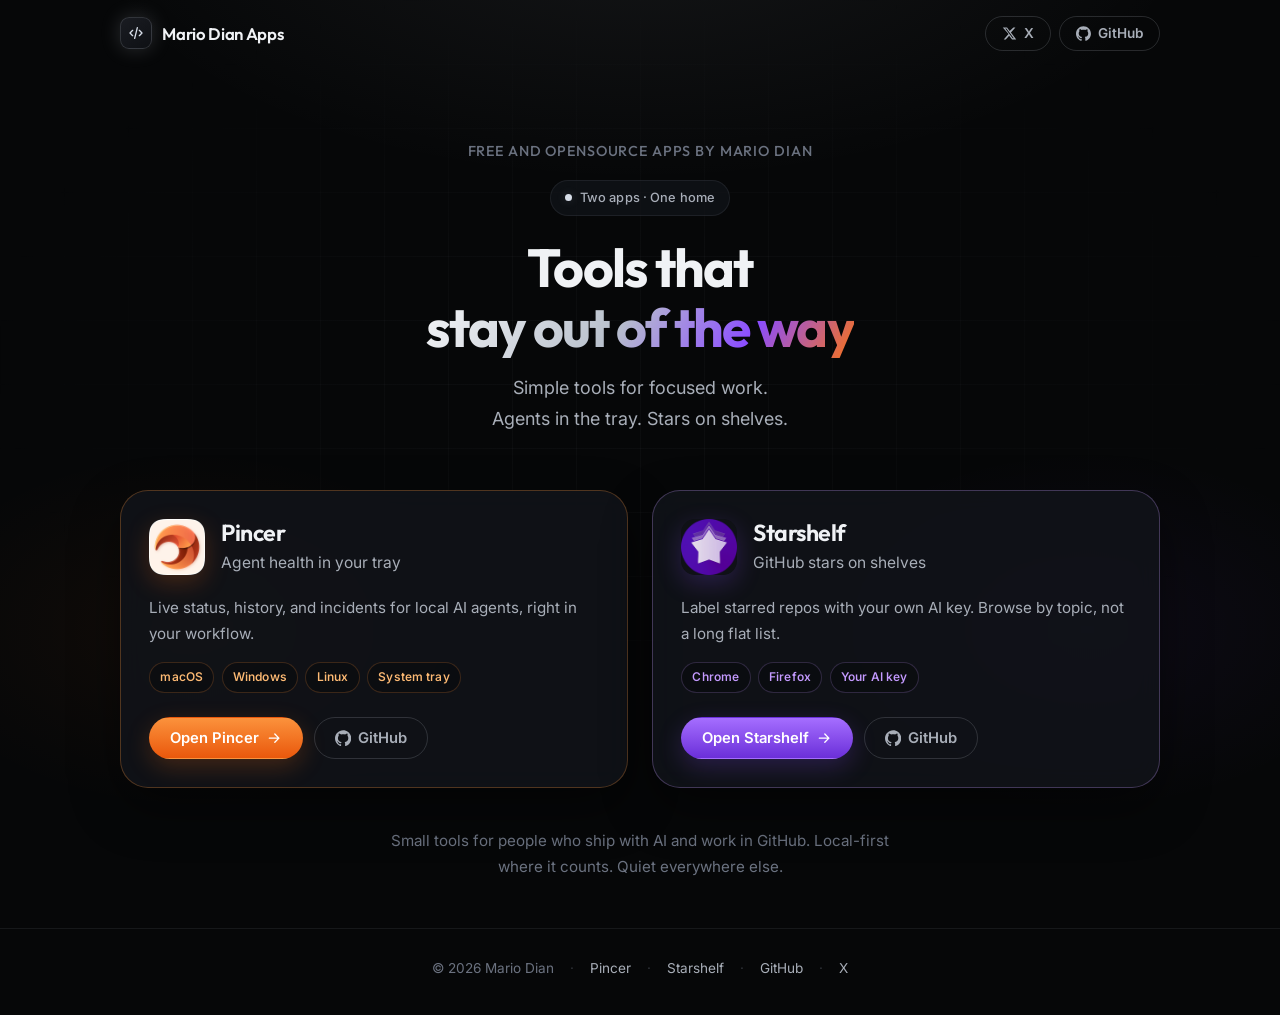
<file: index.html>
<!DOCTYPE html>
<html lang="en">
  <head>
    <meta charset="utf-8" />
    <meta name="viewport" content="width=device-width, initial-scale=1" />
    <title>Mario Dian Apps: Pincer and Starshelf</title>
    <meta
      name="description"
      content="Simple tools by Mario Dian. Pincer for local AI agents. Starshelf for GitHub stars."
    />
    <meta name="theme-color" content="#060708" />
    <meta property="og:type" content="website" />
    <meta property="og:title" content="Mario Dian Apps: Pincer and Starshelf" />
    <meta
      property="og:description"
      content="Simple tools for focused work. Agents in the tray. Stars on shelves."
    />
    <meta name="twitter:card" content="summary" />
    <meta name="twitter:title" content="Mario Dian Apps" />
    <meta
      name="twitter:description"
      content="Simple tools for focused work. Pincer and Starshelf."
    />
    <link rel="icon" type="image/png" href="pincer/assets/icon-256.png" />
    <link rel="preconnect" href="https://fonts.googleapis.com" />
    <link rel="preconnect" href="https://fonts.gstatic.com" crossorigin />
    <link
      href="https://fonts.googleapis.com/css2?family=Inter:wght@400;500;600;700&family=Outfit:wght@500;600;700&display=swap"
      rel="stylesheet"
    />
    <link rel="stylesheet" href="css/styles.css" />
  </head>
  <body>
    <div class="studio-bg" aria-hidden="true"></div>
    <div class="studio-grid" aria-hidden="true"></div>

    <header class="site-header">
      <nav class="nav" aria-label="Primary">
        <a class="brand" href="index.html">
          <span class="brand-mark" aria-hidden="true">
            <svg viewBox="0 0 24 24" fill="none" stroke="currentColor" stroke-width="2">
              <path d="M7 8l-4 4 4 4M17 8l4 4-4 4M14 4l-4 16" stroke-linecap="round" stroke-linejoin="round" />
            </svg>
          </span>
          Mario Dian Apps
        </a>
        <div class="nav-links-end">
          <a
            class="btn btn-ghost btn-sm"
            href="https://x.com/mariodian"
            target="_blank"
            rel="noopener noreferrer"
          >
            <svg viewBox="0 0 24 24" fill="currentColor" aria-hidden="true">
              <path
                d="M18.244 2.25h3.308l-7.227 8.26 8.502 11.24H16.17l-4.714-6.231-5.401 6.231H2.744l7.727-8.835L1.254 2.25H8.08l4.253 5.622zm-1.161 17.52h1.833L7.084 4.126H5.117z"
              />
            </svg>
            X
          </a>
          <a
            class="btn btn-ghost btn-sm"
            href="https://github.com/mariodian"
            target="_blank"
            rel="noopener noreferrer"
          >
            <svg viewBox="0 0 24 24" fill="currentColor" aria-hidden="true">
              <path
                d="M12 .297c-6.63 0-12 5.373-12 12 0 5.303 3.438 9.8 8.205 11.385.6.113.82-.258.82-.577 0-.285-.01-1.04-.015-2.04-3.338.724-4.042-1.61-4.042-1.61C4.422 18.07 3.633 17.7 3.633 17.7c-1.087-.744.084-.729.084-.729 1.205.084 1.838 1.236 1.838 1.236 1.07 1.835 2.809 1.305 3.495.998.108-.776.417-1.305.76-1.605-2.665-.3-5.466-1.332-5.466-5.93 0-1.31.465-2.38 1.235-3.22-.135-.303-.54-1.523.105-3.176 0 0 1.005-.322 3.3 1.23.96-.267 1.98-.399 3-.405 1.02.006 2.04.138 3 .405 2.28-1.552 3.285-1.23 3.285-1.23.645 1.653.24 2.873.12 3.176.765.84 1.23 1.91 1.23 3.22 0 4.61-2.805 5.625-5.475 5.92.42.36.81 1.096.81 2.22 0 1.606-.015 2.896-.015 3.286 0 .315.21.69.825.57C20.565 22.092 24 17.592 24 12.297c0-6.627-5.373-12-12-12"
              />
            </svg>
            GitHub
          </a>
        </div>
      </nav>
    </header>

    <main>
      <section class="hero">
        <div class="container">
          <p class="studio-line reveal">Free and opensource apps by Mario Dian</p>

          <div class="hero-badge reveal reveal-delay-1">
            <span class="hero-badge-dot" aria-hidden="true"></span>
            Two apps · One home
          </div>

          <h1 class="reveal reveal-delay-1">
            Tools that<br />
            <span class="gradient">stay out of the way</span>
          </h1>

          <p class="hero-lead reveal reveal-delay-2">
            <span class="hero-lead-line">Simple tools for focused work.</span>
            <span class="hero-lead-line">Agents in the tray. Stars on&nbsp;shelves.</span>
          </p>
        </div>
      </section>

      <section class="products" aria-label="Products">
        <div class="container">
          <div class="product-grid">
            <!-- Pincer -->
            <article class="product-card product-card--pincer reveal reveal-delay-3">
              <div class="product-card-top">
                <img
                  class="product-icon"
                  src="pincer/assets/icon-256.png"
                  width="56"
                  height="56"
                  alt=""
                />
                <div class="product-meta">
                  <h2 class="product-name">Pincer</h2>
                  <p class="product-tagline">Agent health in your tray</p>
                </div>
              </div>

              <div class="product-body">
                <p class="product-desc">
                  Live status, history, and incidents for local AI agents, right in your
                  workflow.
                </p>
                <ul class="product-tags" aria-label="Platforms">
                  <li class="tag">macOS</li>
                  <li class="tag">Windows</li>
                  <li class="tag">Linux</li>
                  <li class="tag">System tray</li>
                </ul>
              </div>

              <div class="product-actions">
                <a class="btn btn-pincer btn-md" href="pincer/">
                  Open Pincer
                  <svg viewBox="0 0 24 24" fill="none" stroke="currentColor" stroke-width="2" aria-hidden="true">
                    <path d="M5 12h14M13 6l6 6-6 6" stroke-linecap="round" stroke-linejoin="round" />
                  </svg>
                </a>
                <a
                  class="btn btn-ghost btn-md"
                  href="https://github.com/mariodian/pincer"
                  target="_blank"
                  rel="noopener noreferrer"
                >
                  <svg viewBox="0 0 24 24" fill="currentColor" aria-hidden="true">
                    <path
                      d="M12 .297c-6.63 0-12 5.373-12 12 0 5.303 3.438 9.8 8.205 11.385.6.113.82-.258.82-.577 0-.285-.01-1.04-.015-2.04-3.338.724-4.042-1.61-4.042-1.61C4.422 18.07 3.633 17.7 3.633 17.7c-1.087-.744.084-.729.084-.729 1.205.084 1.838 1.236 1.838 1.236 1.07 1.835 2.809 1.305 3.495.998.108-.776.417-1.305.76-1.605-2.665-.3-5.466-1.332-5.466-5.93 0-1.31.465-2.38 1.235-3.22-.135-.303-.54-1.523.105-3.176 0 0 1.005-.322 3.3 1.23.96-.267 1.98-.399 3-.405 1.02.006 2.04.138 3 .405 2.28-1.552 3.285-1.23 3.285-1.23.645 1.653.24 2.873.12 3.176.765.84 1.23 1.91 1.23 3.22 0 4.61-2.805 5.625-5.475 5.92.42.36.81 1.096.81 2.22 0 1.606-.015 2.896-.015 3.286 0 .315.21.69.825.57C20.565 22.092 24 17.592 24 12.297c0-6.627-5.373-12-12-12"
                    />
                  </svg>
                  GitHub
                </a>
              </div>
            </article>

            <!-- Starshelf -->
            <article class="product-card product-card--starshelf reveal reveal-delay-4">
              <div class="product-card-top">
                <img
                  class="product-icon"
                  src="starshelf/assets/icon-256.png"
                  width="56"
                  height="56"
                  alt=""
                />
                <div class="product-meta">
                  <h2 class="product-name">Starshelf</h2>
                  <p class="product-tagline">GitHub stars on shelves</p>
                </div>
              </div>

              <div class="product-body">
                <p class="product-desc">
                  Label starred repos with your own AI key. Browse by topic, not a long flat
                  list.
                </p>
                <ul class="product-tags" aria-label="Platforms">
                  <li class="tag">Chrome</li>
                  <li class="tag">Firefox</li>
                  <li class="tag">Your AI key</li>
                </ul>
              </div>

              <div class="product-actions">
                <a class="btn btn-starshelf btn-md" href="starshelf/">
                  Open Starshelf
                  <svg viewBox="0 0 24 24" fill="none" stroke="currentColor" stroke-width="2" aria-hidden="true">
                    <path d="M5 12h14M13 6l6 6-6 6" stroke-linecap="round" stroke-linejoin="round" />
                  </svg>
                </a>
                <a
                  class="btn btn-ghost btn-md"
                  href="https://github.com/mariodian/starshelf"
                  target="_blank"
                  rel="noopener noreferrer"
                >
                  <svg viewBox="0 0 24 24" fill="currentColor" aria-hidden="true">
                    <path
                      d="M12 .297c-6.63 0-12 5.373-12 12 0 5.303 3.438 9.8 8.205 11.385.6.113.82-.258.82-.577 0-.285-.01-1.04-.015-2.04-3.338.724-4.042-1.61-4.042-1.61C4.422 18.07 3.633 17.7 3.633 17.7c-1.087-.744.084-.729.084-.729 1.205.084 1.838 1.236 1.838 1.236 1.07 1.835 2.809 1.305 3.495.998.108-.776.417-1.305.76-1.605-2.665-.3-5.466-1.332-5.466-5.93 0-1.31.465-2.38 1.235-3.22-.135-.303-.54-1.523.105-3.176 0 0 1.005-.322 3.3 1.23.96-.267 1.98-.399 3-.405 1.02.006 2.04.138 3 .405 2.28-1.552 3.285-1.23 3.285-1.23.645 1.653.24 2.873.12 3.176.765.84 1.23 1.91 1.23 3.22 0 4.61-2.805 5.625-5.475 5.92.42.36.81 1.096.81 2.22 0 1.606-.015 2.896-.015 3.286 0 .315.21.69.825.57C20.565 22.092 24 17.592 24 12.297c0-6.627-5.373-12-12-12"
                    />
                  </svg>
                  GitHub
                </a>
              </div>
            </article>
          </div>

          <p class="studio-mission reveal">
            Small tools for people who ship with AI and work in GitHub. Local-first where it
            counts. Quiet everywhere else.
          </p>
        </div>
      </section>
    </main>

    <footer class="site-footer">
      <div class="container footer-inner">
        <span>© <span data-year>2026</span> Mario Dian</span>
        <span class="footer-dot" aria-hidden="true">·</span>
        <a href="pincer/">Pincer</a>
        <span class="footer-dot" aria-hidden="true">·</span>
        <a href="starshelf/">Starshelf</a>
        <span class="footer-dot" aria-hidden="true">·</span>
        <a href="https://github.com/mariodian" target="_blank" rel="noopener noreferrer">GitHub</a>
        <span class="footer-dot" aria-hidden="true">·</span>
        <a href="https://x.com/mariodian" target="_blank" rel="noopener noreferrer">X</a>
      </div>
    </footer>

    <script src="js/main.js" defer></script>
  </body>
</html>
</file>
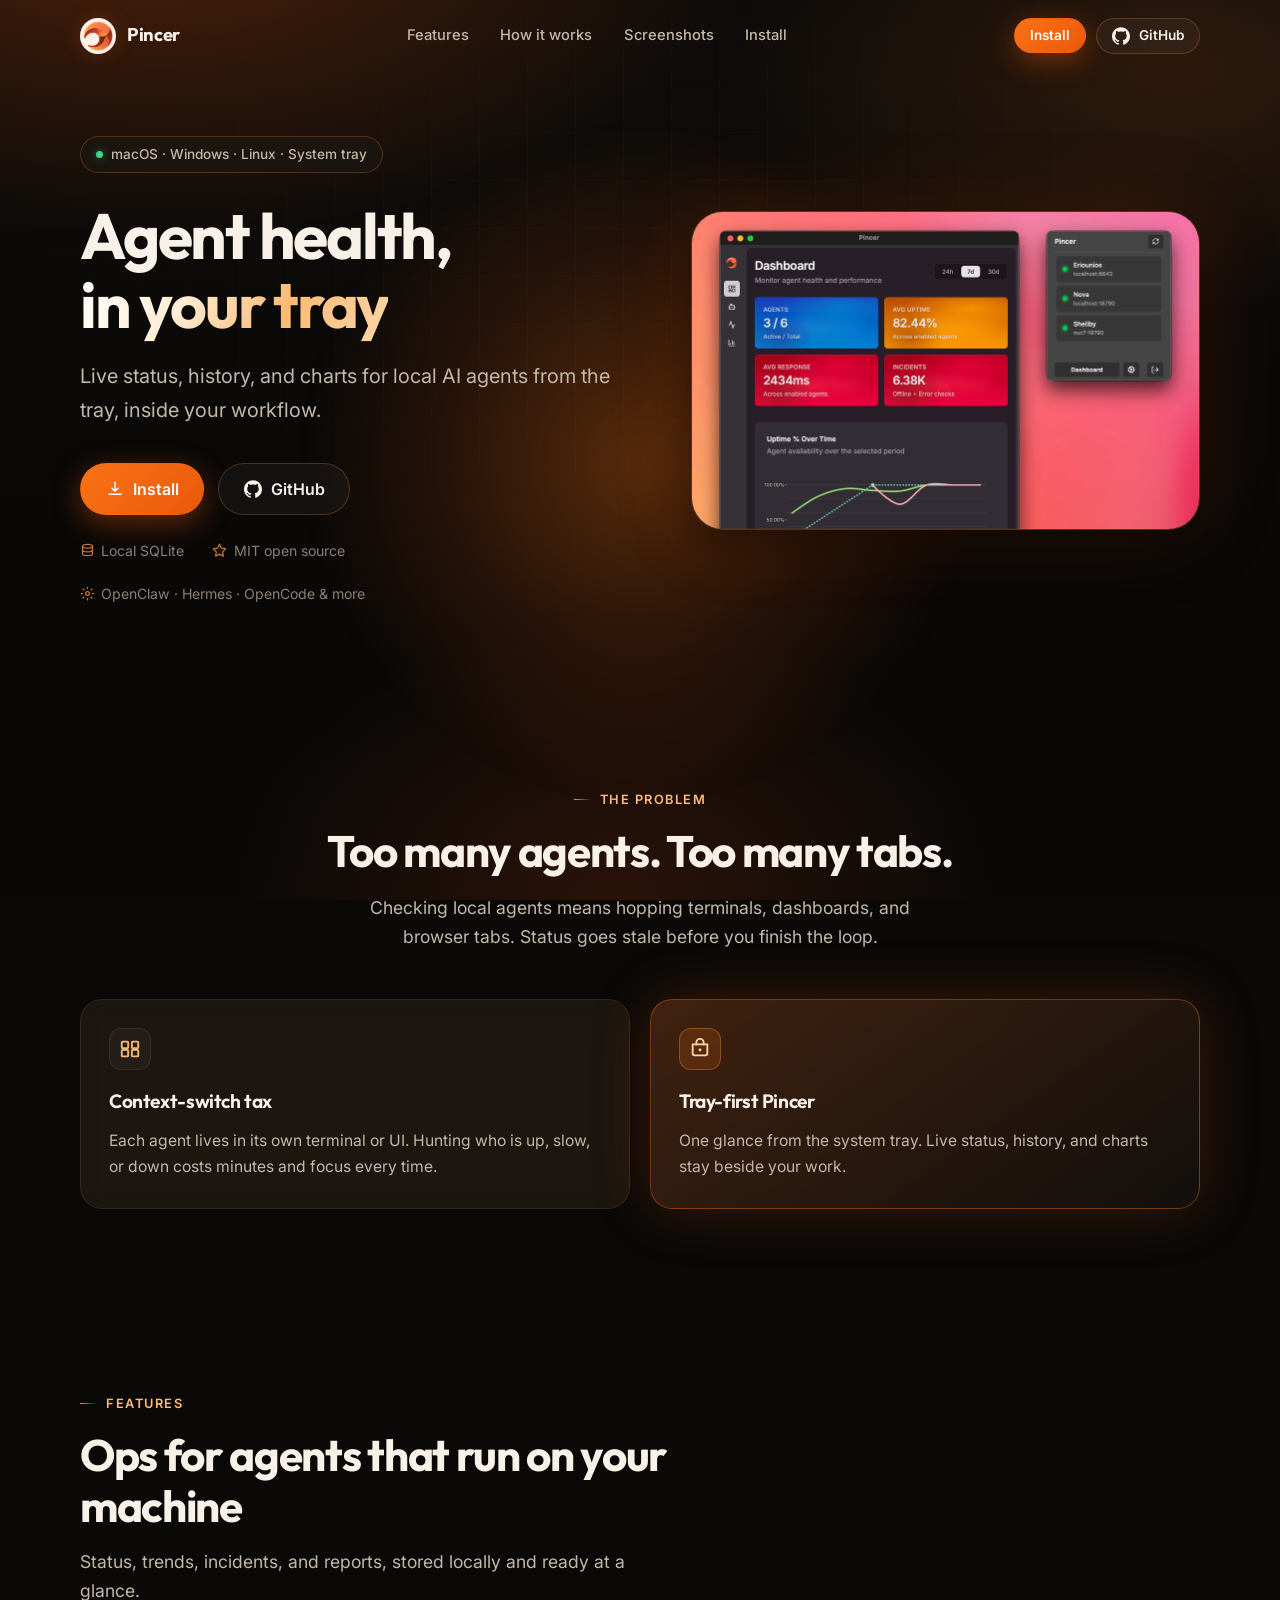
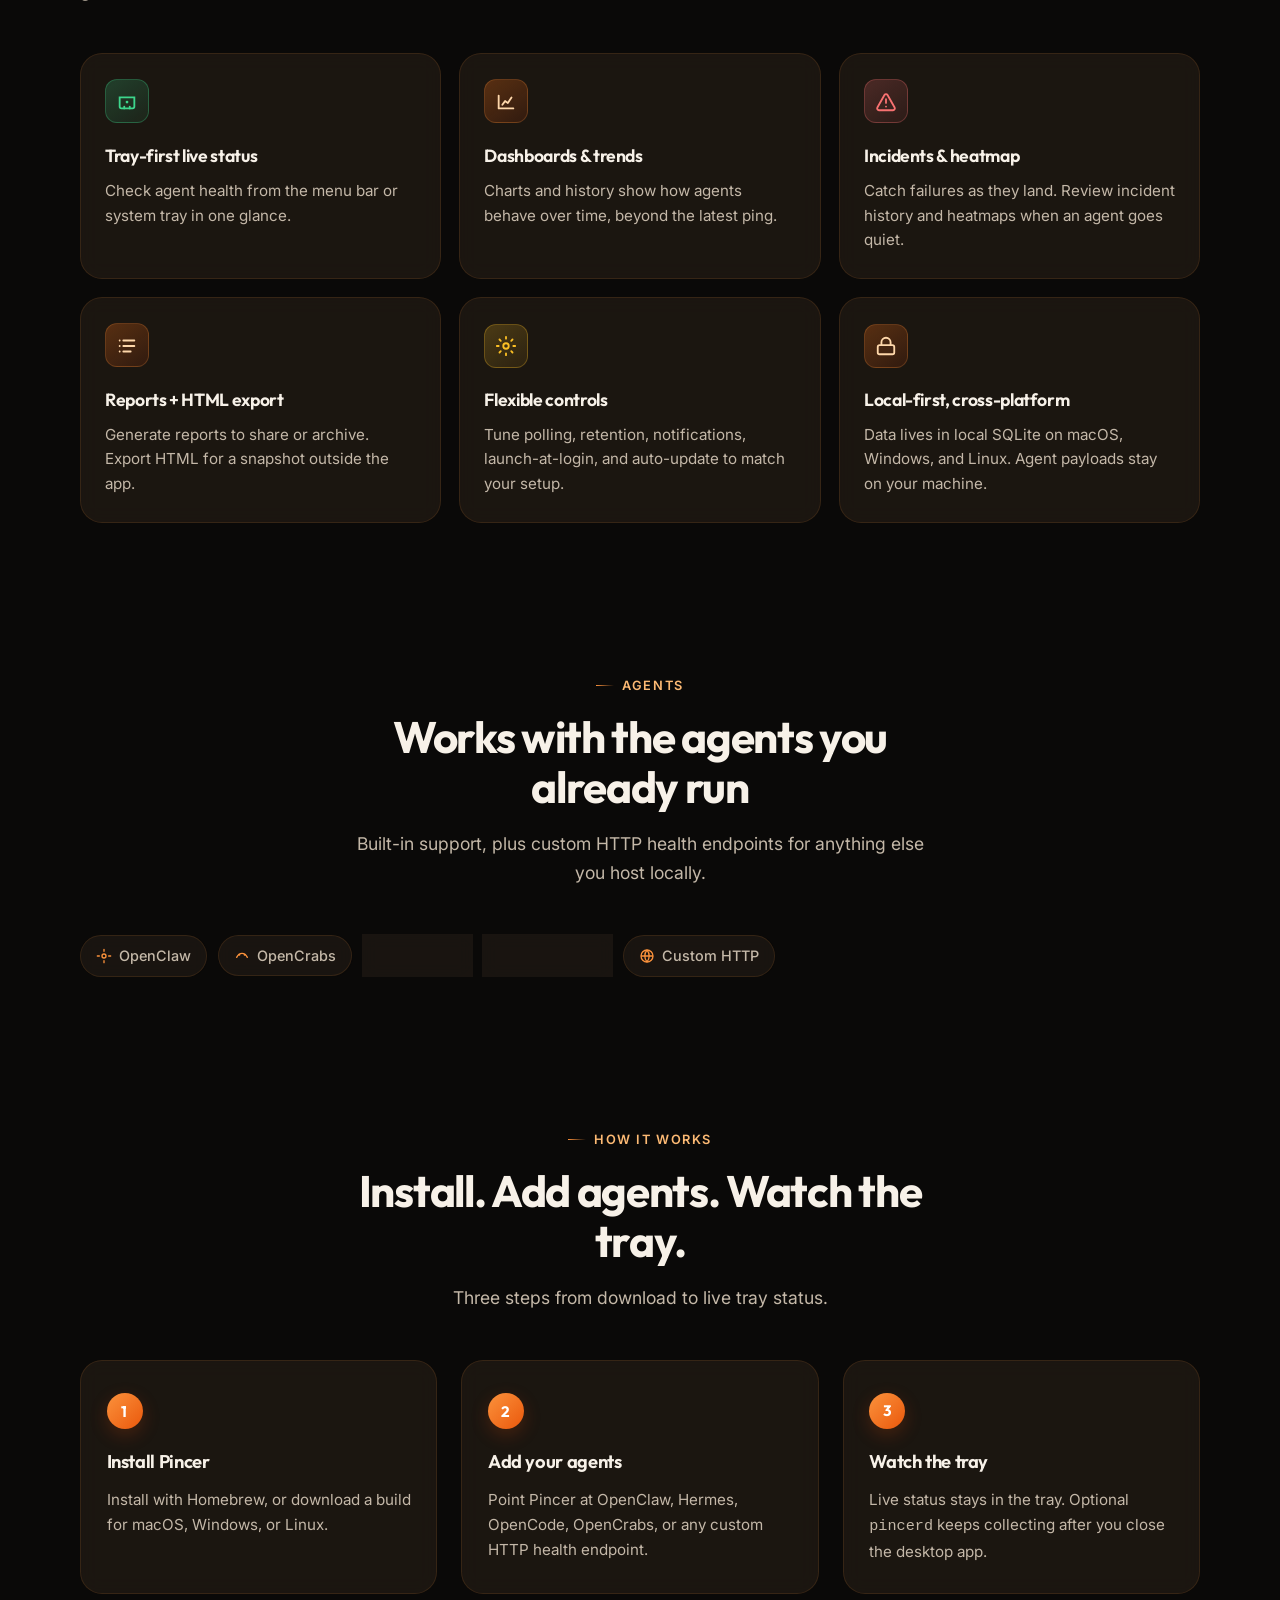
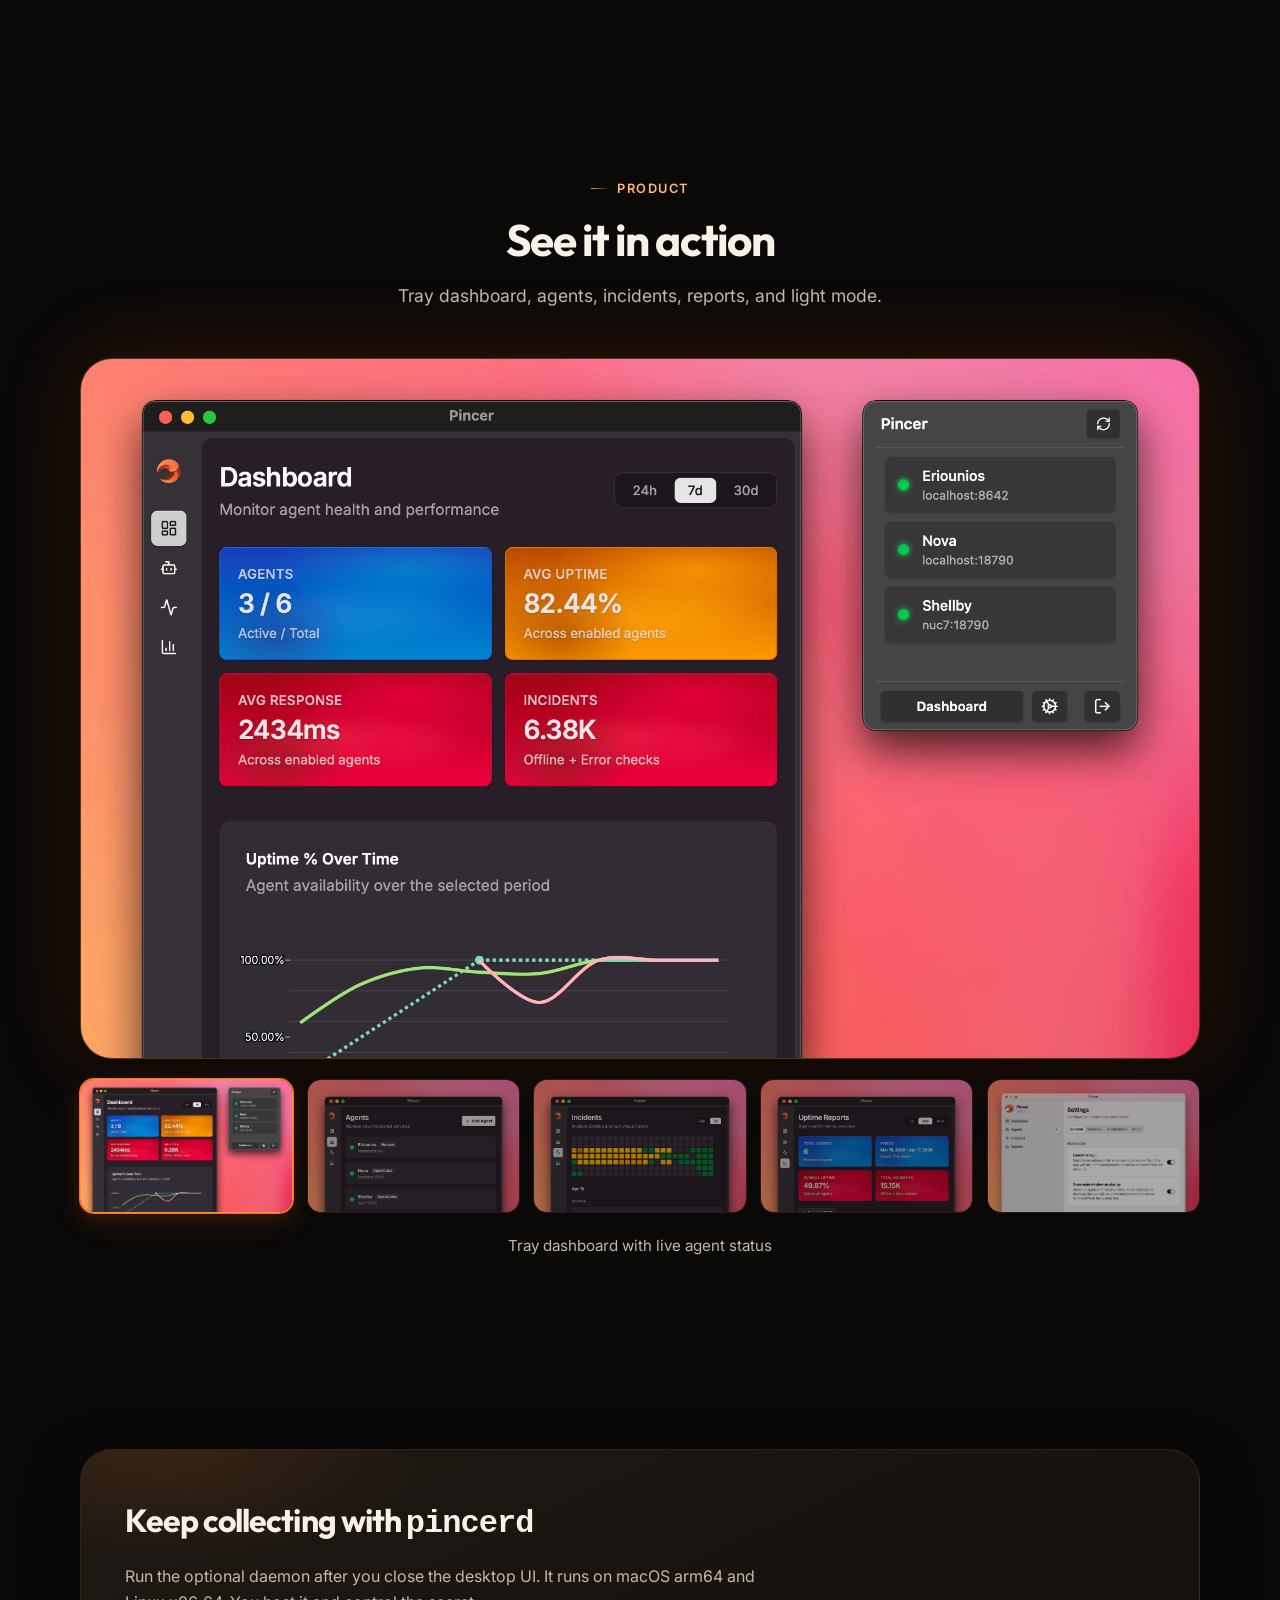
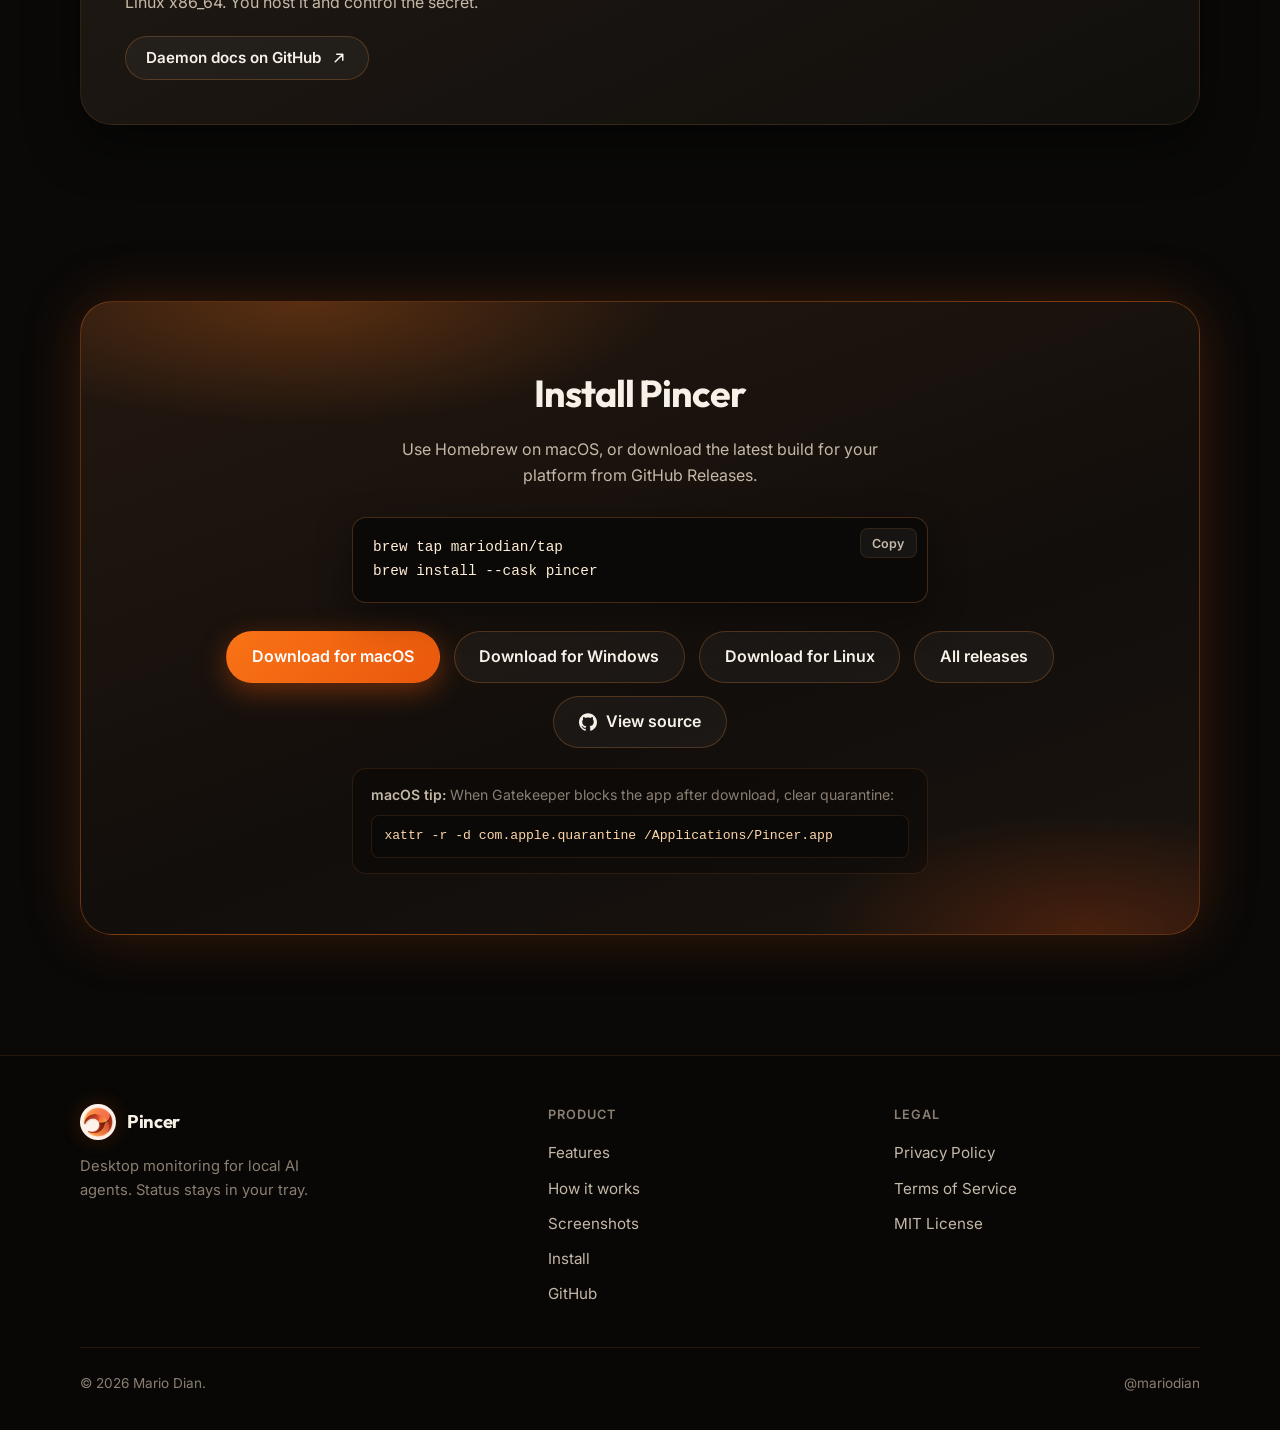
<file: pincer/index.html>
<!DOCTYPE html>
<html lang="en">
  <head>
    <meta charset="utf-8" />
    <meta name="viewport" content="width=device-width, initial-scale=1" />
    <title>Pincer: Desktop monitoring for local AI agents</title>
    <meta
      name="description"
      content="Pincer puts local AI agent health in your system tray: live status, history, charts, incidents, and reports on macOS, Windows, and Linux."
    />
    <meta name="theme-color" content="#0a0908" />
    <meta property="og:type" content="website" />
    <meta property="og:title" content="Pincer: Desktop monitoring for local AI agents" />
    <meta
      property="og:description"
      content="Agent health in your tray. Live status, history, and charts stay in your workflow."
    />
    <meta property="og:image" content="assets/icon-256.png" />
    <meta name="twitter:card" content="summary" />
    <meta name="twitter:title" content="Pincer" />
    <meta
      name="twitter:description"
      content="Desktop monitoring for local AI agents on macOS, Windows, and Linux."
    />
    <link rel="icon" type="image/png" href="assets/icon-256.png" />
    <link rel="apple-touch-icon" href="assets/icon-256.png" />
    <link rel="preconnect" href="https://fonts.googleapis.com" />
    <link rel="preconnect" href="https://fonts.gstatic.com" crossorigin />
    <link
      href="https://fonts.googleapis.com/css2?family=Inter:wght@400;500;600;700&family=Outfit:wght@500;600;700&display=swap"
      rel="stylesheet"
    />
    <link rel="stylesheet" href="css/styles.css" />
  </head>
  <body>
    <div class="ops-bg" aria-hidden="true"></div>
    <div class="ops-grid" aria-hidden="true"></div>

    <header class="site-header">
      <nav class="nav" aria-label="Primary">
        <a class="brand" href="index.html">
          <img class="brand-mark" src="assets/icon-256.png" width="36" height="36" alt="" />
          Pincer
        </a>

        <ul class="nav-links">
          <li><a href="#features">Features</a></li>
          <li><a href="#how-it-works">How it works</a></li>
          <li><a href="#screenshots">Screenshots</a></li>
          <li><a href="#install">Install</a></li>
        </ul>

        <div class="nav-cta">
          <a class="btn btn-primary btn-sm" href="#install">Install</a>
          <a
            class="btn btn-ghost btn-sm"
            href="https://github.com/mariodian/pincer"
            target="_blank"
            rel="noopener noreferrer"
          >
            <svg viewBox="0 0 24 24" fill="currentColor" aria-hidden="true">
              <path
                d="M12 .297c-6.63 0-12 5.373-12 12 0 5.303 3.438 9.8 8.205 11.385.6.113.82-.258.82-.577 0-.285-.01-1.04-.015-2.04-3.338.724-4.042-1.61-4.042-1.61C4.422 18.07 3.633 17.7 3.633 17.7c-1.087-.744.084-.729.084-.729 1.205.084 1.838 1.236 1.838 1.236 1.07 1.835 2.809 1.305 3.495.998.108-.776.417-1.305.76-1.605-2.665-.3-5.466-1.332-5.466-5.93 0-1.31.465-2.38 1.235-3.22-.135-.303-.54-1.523.105-3.176 0 0 1.005-.322 3.3 1.23.96-.267 1.98-.399 3-.405 1.02.006 2.04.138 3 .405 2.28-1.552 3.285-1.23 3.285-1.23.645 1.653.24 2.873.12 3.176.765.84 1.23 1.91 1.23 3.22 0 4.61-2.805 5.625-5.475 5.92.42.36.81 1.096.81 2.22 0 1.606-.015 2.896-.015 3.286 0 .315.21.69.825.57C20.565 22.092 24 17.592 24 12.297c0-6.627-5.373-12-12-12"
              />
            </svg>
            GitHub
          </a>
        </div>

        <button
          class="nav-toggle"
          type="button"
          aria-label="Open menu"
          aria-expanded="false"
          aria-controls="mobile-nav"
        >
          <svg viewBox="0 0 24 24" fill="none" stroke="currentColor" stroke-width="2" aria-hidden="true">
            <path d="M4 7h16M4 12h16M4 17h16" stroke-linecap="round" />
          </svg>
        </button>
      </nav>
    </header>

    <main>
      <!-- Hero -->
      <section class="hero">
        <div class="hero-orb" aria-hidden="true"></div>
        <div class="container">
          <div class="hero-layout split">
            <div class="hero-copy">
              <div class="hero-badge reveal">
                <span class="hero-badge-dot" aria-hidden="true"></span>
                macOS · Windows · Linux · System tray
              </div>

              <h1 class="reveal reveal-delay-1">
                Agent health,<br />
                <span class="gradient">in your tray</span>
              </h1>

              <p class="hero-lead reveal reveal-delay-2">
                Live status, history, and charts for local AI agents from the tray, inside your workflow.
              </p>

              <div class="hero-actions reveal reveal-delay-3">
                <a class="btn btn-primary btn-lg" href="#install">
                  <svg viewBox="0 0 24 24" fill="none" stroke="currentColor" stroke-width="2" aria-hidden="true">
                    <path d="M12 3v12M8 11l4 4 4-4" stroke-linecap="round" stroke-linejoin="round" />
                    <path d="M4 19h16" stroke-linecap="round" />
                  </svg>
                  Install
                </a>
                <a
                  class="btn btn-ghost btn-lg"
                  href="https://github.com/mariodian/pincer"
                  target="_blank"
                  rel="noopener noreferrer"
                >
                  <svg viewBox="0 0 24 24" fill="currentColor" aria-hidden="true">
                    <path
                      d="M12 .297c-6.63 0-12 5.373-12 12 0 5.303 3.438 9.8 8.205 11.385.6.113.82-.258.82-.577 0-.285-.01-1.04-.015-2.04-3.338.724-4.042-1.61-4.042-1.61C4.422 18.07 3.633 17.7 3.633 17.7c-1.087-.744.084-.729.084-.729 1.205.084 1.838 1.236 1.838 1.236 1.07 1.835 2.809 1.305 3.495.998.108-.776.417-1.305.76-1.605-2.665-.3-5.466-1.332-5.466-5.93 0-1.31.465-2.38 1.235-3.22-.135-.303-.54-1.523.105-3.176 0 0 1.005-.322 3.3 1.23.96-.267 1.98-.399 3-.405 1.02.006 2.04.138 3 .405 2.28-1.552 3.285-1.23 3.285-1.23.645 1.653.24 2.873.12 3.176.765.84 1.23 1.91 1.23 3.22 0 4.61-2.805 5.625-5.475 5.92.42.36.81 1.096.81 2.22 0 1.606-.015 2.896-.015 3.286 0 .315.21.69.825.57C20.565 22.092 24 17.592 24 12.297c0-6.627-5.373-12-12-12"
                    />
                  </svg>
                  GitHub
                </a>
              </div>

              <div class="hero-meta reveal reveal-delay-4">
                <span>
                  <svg viewBox="0 0 24 24" fill="none" stroke="currentColor" stroke-width="2" aria-hidden="true">
                    <ellipse cx="12" cy="5" rx="8" ry="3" />
                    <path d="M4 5v6c0 1.7 3.6 3 8 3s8-1.3 8-3V5" stroke-linecap="round" />
                    <path d="M4 11v6c0 1.7 3.6 3 8 3s8-1.3 8-3v-6" stroke-linecap="round" />
                  </svg>
                  Local SQLite
                </span>
                <span>
                  <svg viewBox="0 0 24 24" fill="none" stroke="currentColor" stroke-width="2" aria-hidden="true">
                    <path
                      d="M12 2l3.09 6.26L22 9.27l-5 4.87 1.18 6.88L12 17.77l-6.18 3.25L7 14.14 2 9.27l6.91-1.01L12 2z"
                      stroke-linejoin="round"
                    />
                  </svg>
                  MIT open source
                </span>
                <span>
                  <svg viewBox="0 0 24 24" fill="none" stroke="currentColor" stroke-width="2" aria-hidden="true">
                    <circle cx="12" cy="12" r="3" />
                    <path
                      d="M12 2v2M12 20v2M4.9 4.9l1.4 1.4M17.7 17.7l1.4 1.4M2 12h2M20 12h2M4.9 19.1l1.4-1.4M17.7 6.3l1.4-1.4"
                      stroke-linecap="round"
                    />
                  </svg>
                  OpenClaw · Hermes · OpenCode &amp; more
                </span>
              </div>
            </div>

            <div class="hero-visual reveal reveal-delay-2">
              <img
                src="assets/dashboard-tray.webp"
                width="1280"
                height="800"
                alt="Pincer dashboard showing agent status in the system tray"
              />
            </div>
          </div>
        </div>
      </section>

      <!-- Problem -->
      <section class="section" id="why" aria-labelledby="why-title">
        <div class="container">
          <div class="section-header centered reveal">
            <div class="section-label">The problem</div>
            <h2 class="section-title" id="why-title">Too many agents. Too many tabs.</h2>
            <p class="section-lead">
              Checking local agents means hopping terminals, dashboards, and browser tabs. Status goes stale before you finish the loop.
            </p>
          </div>

          <div class="problem-grid">
            <article class="problem-card reveal">
              <div class="problem-icon" aria-hidden="true">
                <svg viewBox="0 0 24 24" fill="none" stroke="currentColor" stroke-width="2">
                  <rect x="3" y="4" width="7" height="7" rx="1" />
                  <rect x="14" y="4" width="7" height="7" rx="1" />
                  <rect x="3" y="13" width="7" height="7" rx="1" />
                  <rect x="14" y="13" width="7" height="7" rx="1" />
                </svg>
              </div>
              <h3>Context-switch tax</h3>
              <p>
                Each agent lives in its own terminal or UI. Hunting who is up, slow, or down costs minutes and focus every time.
              </p>
            </article>
            <article class="problem-card highlight reveal reveal-delay-1">
              <div class="problem-icon" aria-hidden="true">
                <svg viewBox="0 0 24 24" fill="none" stroke="currentColor" stroke-width="2">
                  <path d="M4 7h16v10a2 2 0 0 1-2 2H6a2 2 0 0 1-2-2V7z" />
                  <path d="M8 7V5a4 4 0 0 1 8 0v2" stroke-linecap="round" />
                  <circle cx="12" cy="13" r="1.5" fill="currentColor" stroke="none" />
                </svg>
              </div>
              <h3>Tray-first Pincer</h3>
              <p>
                One glance from the system tray. Live status, history, and charts stay beside your work.
              </p>
            </article>
          </div>
        </div>
      </section>

      <!-- Features -->
      <section class="section" id="features" aria-labelledby="features-title">
        <div class="container">
          <div class="section-header reveal">
            <div class="section-label">Features</div>
            <h2 class="section-title" id="features-title">Ops for agents that run on your machine</h2>
            <p class="section-lead">
              Status, trends, incidents, and reports, stored locally and ready at a glance.
            </p>
          </div>

          <div class="features-grid">
            <article class="feature-card reveal">
              <div class="feature-icon status-ok" aria-hidden="true">
                <svg viewBox="0 0 24 24" fill="none" stroke="currentColor" stroke-width="2">
                  <path d="M4 7h16v10a2 2 0 0 1-2 2H6a2 2 0 0 1-2-2V7z" />
                  <path d="M9 17v2M15 17v2" stroke-linecap="round" />
                  <circle cx="12" cy="12" r="1.5" fill="currentColor" stroke="none" />
                </svg>
              </div>
              <h3>Tray-first live status</h3>
              <p>Check agent health from the menu bar or system tray in one glance.</p>
            </article>

            <article class="feature-card reveal reveal-delay-1">
              <div class="feature-icon" aria-hidden="true">
                <svg viewBox="0 0 24 24" fill="none" stroke="currentColor" stroke-width="2">
                  <path d="M4 19V5M4 19h16" stroke-linecap="round" />
                  <path d="M8 15l3-4 3 2 4-6" stroke-linecap="round" stroke-linejoin="round" />
                </svg>
              </div>
              <h3>Dashboards &amp; trends</h3>
              <p>Charts and history show how agents behave over time, beyond the latest ping.</p>
            </article>

            <article class="feature-card reveal reveal-delay-2">
              <div class="feature-icon status-bad" aria-hidden="true">
                <svg viewBox="0 0 24 24" fill="none" stroke="currentColor" stroke-width="2">
                  <path d="M12 9v4M12 17h.01" stroke-linecap="round" />
                  <path d="M10.3 4.3 2.6 18a2 2 0 0 0 1.7 3h15.4a2 2 0 0 0 1.7-3L13.7 4.3a2 2 0 0 0-3.4 0z" />
                </svg>
              </div>
              <h3>Incidents &amp; heatmap</h3>
              <p>Catch failures as they land. Review incident history and heatmaps when an agent goes quiet.</p>
            </article>

            <article class="feature-card reveal">
              <div class="feature-icon" aria-hidden="true">
                <svg viewBox="0 0 24 24" fill="none" stroke="currentColor" stroke-width="2">
                  <path d="M8 6h12M8 12h12M8 18h8" stroke-linecap="round" />
                  <path d="M4 6h.01M4 12h.01M4 18h.01" stroke-linecap="round" />
                </svg>
              </div>
              <h3>Reports + HTML export</h3>
              <p>Generate reports to share or archive. Export HTML for a snapshot outside the app.</p>
            </article>

            <article class="feature-card reveal reveal-delay-1">
              <div class="feature-icon status-warn" aria-hidden="true">
                <svg viewBox="0 0 24 24" fill="none" stroke="currentColor" stroke-width="2">
                  <circle cx="12" cy="12" r="3" />
                  <path
                    d="M12 2v2M12 20v2M4.9 4.9l1.4 1.4M17.7 17.7l1.4 1.4M2 12h2M20 12h2M4.9 19.1l1.4-1.4M17.7 6.3l1.4-1.4"
                    stroke-linecap="round"
                  />
                </svg>
              </div>
              <h3>Flexible controls</h3>
              <p>Tune polling, retention, notifications, launch-at-login, and auto-update to match your setup.</p>
            </article>

            <article class="feature-card reveal reveal-delay-2">
              <div class="feature-icon" aria-hidden="true">
                <svg viewBox="0 0 24 24" fill="none" stroke="currentColor" stroke-width="2">
                  <rect x="3" y="11" width="18" height="10" rx="2" />
                  <path d="M7 11V8a5 5 0 0 1 10 0v3" stroke-linecap="round" />
                </svg>
              </div>
              <h3>Local-first, cross-platform</h3>
              <p>Data lives in local SQLite on macOS, Windows, and Linux. Agent payloads stay on your machine.</p>
            </article>
          </div>
        </div>
      </section>

      <!-- Agents -->
      <section class="section section-sm" id="agents" aria-labelledby="agents-title">
        <div class="container">
          <div class="section-header centered reveal">
            <div class="section-label">Agents</div>
            <h2 class="section-title" id="agents-title">Works with the agents you already run</h2>
            <p class="section-lead">
              Built-in support, plus custom HTTP health endpoints for anything else you host locally.
            </p>
          </div>

          <div class="agent-chips reveal">
            <span class="agent-chip">
              <svg viewBox="0 0 24 24" fill="none" stroke="currentColor" stroke-width="2" aria-hidden="true">
                <circle cx="12" cy="12" r="3" />
                <path d="M12 2v3M12 19v3M2 12h3M19 12h3" stroke-linecap="round" />
              </svg>
              OpenClaw
            </span>
            <span class="agent-chip">
              <svg viewBox="0 0 24 24" fill="none" stroke="currentColor" stroke-width="2" aria-hidden="true">
                <path d="M4 14c2-4 6-6 8-6s6 2 8 6" stroke-linecap="round" />
                <circle cx="8" cy="10" r="1.5" fill="currentColor" stroke="none" />
                <circle cx="16" cy="10" r="1.5" fill="currentColor" stroke="none" />
              </svg>
              OpenCrabs
            </span>
            <span class="agent-chip">
              <svg viewBox="0 0 24 24" fill="none" stroke="currentColor" stroke-width="2" aria-hidden="true">
                <path d="M12 3l7 4v5c0 4.5-3 7.5-7 9-4-1.5-7-4.5-7-9V7l7-4z" stroke-linejoin="round" />
              </svg>
              Hermes
            </span>
            <span class="agent-chip">
              <svg viewBox="0 0 24 24" fill="none" stroke="currentColor" stroke-width="2" aria-hidden="true">
                <polyline points="8 6 4 12 8 18" stroke-linecap="round" stroke-linejoin="round" />
                <polyline points="16 6 20 12 16 18" stroke-linecap="round" stroke-linejoin="round" />
              </svg>
              OpenCode
            </span>
            <span class="agent-chip">
              <svg viewBox="0 0 24 24" fill="none" stroke="currentColor" stroke-width="2" aria-hidden="true">
                <circle cx="12" cy="12" r="9" />
                <path d="M3 12h18M12 3a14 14 0 0 1 0 18M12 3a14 14 0 0 0 0 18" />
              </svg>
              Custom HTTP
            </span>
          </div>
        </div>
      </section>

      <!-- How it works -->
      <section class="section" id="how-it-works" aria-labelledby="how-title">
        <div class="container">
          <div class="section-header centered reveal">
            <div class="section-label">How it works</div>
            <h2 class="section-title" id="how-title">Install. Add agents. Watch the tray.</h2>
            <p class="section-lead">Three steps from download to live tray status.</p>
          </div>

          <div class="steps">
            <article class="step reveal">
              <div class="step-num">1</div>
              <h3>Install Pincer</h3>
              <p>Install with Homebrew, or download a build for macOS, Windows, or Linux.</p>
            </article>
            <article class="step reveal reveal-delay-1">
              <div class="step-num">2</div>
              <h3>Add your agents</h3>
              <p>Point Pincer at OpenClaw, Hermes, OpenCode, OpenCrabs, or any custom HTTP health endpoint.</p>
            </article>
            <article class="step reveal reveal-delay-2">
              <div class="step-num">3</div>
              <h3>Watch the tray</h3>
              <p>
                Live status stays in the tray. Optional <code>pincerd</code> keeps collecting after you close the desktop app.
              </p>
            </article>
          </div>
        </div>
      </section>

      <!-- Screenshots -->
      <section class="section" id="screenshots" aria-labelledby="shots-title">
        <div class="container">
          <div class="section-header centered reveal">
            <div class="section-label">Product</div>
            <h2 class="section-title" id="shots-title">See it in action</h2>
            <p class="section-lead">Tray dashboard, agents, incidents, reports, and light mode.</p>
          </div>

          <div class="shots-stage reveal">
            <div class="shot-main">
              <img
                data-shot-main
                src="assets/dashboard-tray.webp"
                width="1280"
                height="800"
                alt="Dashboard and system tray overview"
              />
            </div>
            <div class="shots-rail" role="group" aria-label="Screenshot thumbnails">
              <button
                type="button"
                class="shot-thumb active"
                data-shot-thumb
                data-src="assets/dashboard-tray.webp"
                data-alt="Dashboard and system tray overview"
                data-caption="Tray dashboard with live agent status"
                aria-pressed="true"
              >
                <img src="assets/dashboard-tray.webp" width="320" height="200" alt="" />
              </button>
              <button
                type="button"
                class="shot-thumb"
                data-shot-thumb
                data-src="assets/agents.webp"
                data-alt="Agent list and health details"
                data-caption="Agent list with health details"
                aria-pressed="false"
              >
                <img src="assets/agents.webp" width="320" height="200" alt="" />
              </button>
              <button
                type="button"
                class="shot-thumb"
                data-shot-thumb
                data-src="assets/incidents.webp"
                data-alt="Incidents view and heatmap"
                data-caption="Incidents and failure heatmap"
                aria-pressed="false"
              >
                <img src="assets/incidents.webp" width="320" height="200" alt="" />
              </button>
              <button
                type="button"
                class="shot-thumb"
                data-shot-thumb
                data-src="assets/reports.webp"
                data-alt="Reports and HTML export"
                data-caption="Reports with HTML export"
                aria-pressed="false"
              >
                <img src="assets/reports.webp" width="320" height="200" alt="" />
              </button>
              <button
                type="button"
                class="shot-thumb"
                data-shot-thumb
                data-src="assets/light-mode.webp"
                data-alt="Pincer in light mode"
                data-caption="Light mode for brighter desks"
                aria-pressed="false"
              >
                <img src="assets/light-mode.webp" width="320" height="200" alt="" />
              </button>
            </div>
            <p class="shot-caption" data-shot-caption>Tray dashboard with live agent status</p>
          </div>
        </div>
      </section>

      <!-- Daemon -->
      <section class="section" id="daemon" aria-labelledby="daemon-title">
        <div class="container">
          <div class="daemon-band reveal">
            <h2 id="daemon-title">Keep collecting with <code>pincerd</code></h2>
            <p>
              Run the optional daemon after you close the desktop UI. It runs on macOS arm64 and Linux x86_64.
              You host it and control the secret.
            </p>
            <a
              class="btn btn-ghost"
              href="https://github.com/mariodian/pincer#daemon"
              target="_blank"
              rel="noopener noreferrer"
            >
              Daemon docs on GitHub
              <svg viewBox="0 0 24 24" fill="none" stroke="currentColor" stroke-width="2" aria-hidden="true">
                <path d="M7 17L17 7M9 7h8v8" stroke-linecap="round" stroke-linejoin="round" />
              </svg>
            </a>
          </div>
        </div>
      </section>

      <!-- Install -->
      <section class="section" id="install" aria-labelledby="install-title">
        <div class="container">
          <div class="install-band reveal">
            <h2 id="install-title">Install Pincer</h2>
            <p>Use Homebrew on macOS, or download the latest build for your platform from GitHub Releases.</p>

            <div class="code-block">
              <button
                type="button"
                class="copy-btn"
                data-copy-target="#brew-install"
                aria-label="Copy install commands"
              >
                Copy
              </button>
              <pre id="brew-install"><code>brew tap mariodian/tap
brew install --cask pincer</code></pre>
            </div>

            <div class="install-actions">
              <a
                class="btn btn-primary btn-lg"
                href="https://github.com/mariodian/pincer/releases/latest"
                target="_blank"
                rel="noopener noreferrer"
              >
                Download for macOS
              </a>
              <a
                class="btn btn-ghost btn-lg"
                href="https://github.com/mariodian/pincer/releases/latest"
                target="_blank"
                rel="noopener noreferrer"
              >
                Download for Windows
              </a>
              <a
                class="btn btn-ghost btn-lg"
                href="https://github.com/mariodian/pincer/releases/latest"
                target="_blank"
                rel="noopener noreferrer"
              >
                Download for Linux
              </a>
              <a
                class="btn btn-ghost btn-lg"
                href="https://github.com/mariodian/pincer/releases"
                target="_blank"
                rel="noopener noreferrer"
              >
                All releases
              </a>
              <a
                class="btn btn-ghost btn-lg"
                href="https://github.com/mariodian/pincer"
                target="_blank"
                rel="noopener noreferrer"
              >
                <svg viewBox="0 0 24 24" fill="currentColor" aria-hidden="true">
                  <path
                    d="M12 .297c-6.63 0-12 5.373-12 12 0 5.303 3.438 9.8 8.205 11.385.6.113.82-.258.82-.577 0-.285-.01-1.04-.015-2.04-3.338.724-4.042-1.61-4.042-1.61C4.422 18.07 3.633 17.7 3.633 17.7c-1.087-.744.084-.729.084-.729 1.205.084 1.838 1.236 1.838 1.236 1.07 1.835 2.809 1.305 3.495.998.108-.776.417-1.305.76-1.605-2.665-.3-5.466-1.332-5.466-5.93 0-1.31.465-2.38 1.235-3.22-.135-.303-.54-1.523.105-3.176 0 0 1.005-.322 3.3 1.23.96-.267 1.98-.399 3-.405 1.02.006 2.04.138 3 .405 2.28-1.552 3.285-1.23 3.285-1.23.645 1.653.24 2.873.12 3.176.765.84 1.23 1.91 1.23 3.22 0 4.61-2.805 5.625-5.475 5.92.42.36.81 1.096.81 2.22 0 1.606-.015 2.896-.015 3.286 0 .315.21.69.825.57C20.565 22.092 24 17.592 24 12.297c0-6.627-5.373-12-12-12"
                  />
                </svg>
                View source
              </a>
            </div>

            <div class="install-tip">
              <strong>macOS tip:</strong> When Gatekeeper blocks the app after download, clear quarantine:
              <pre><code>xattr -r -d com.apple.quarantine /Applications/Pincer.app</code></pre>
            </div>
          </div>
        </div>
      </section>
    </main>

    <footer class="site-footer">
      <div class="container">
        <div class="footer-grid">
          <div class="footer-brand">
            <a class="brand" href="index.html">
              <img class="brand-mark" src="assets/icon-256.png" width="36" height="36" alt="" />
              Pincer
            </a>
            <p>Desktop monitoring for local AI agents. Status stays in your tray.</p>
          </div>
          <div class="footer-col">
            <h4>Product</h4>
            <ul>
              <li><a href="#features">Features</a></li>
              <li><a href="#how-it-works">How it works</a></li>
              <li><a href="#screenshots">Screenshots</a></li>
              <li><a href="#install">Install</a></li>
              <li>
                <a href="https://github.com/mariodian/pincer" target="_blank" rel="noopener noreferrer">GitHub</a>
              </li>
            </ul>
          </div>
          <div class="footer-col">
            <h4>Legal</h4>
            <ul>
              <li><a href="privacy.html">Privacy Policy</a></li>
              <li><a href="terms.html">Terms of Service</a></li>
              <li>
                <a
                  href="https://github.com/mariodian/pincer/blob/main/LICENSE"
                  target="_blank"
                  rel="noopener noreferrer"
                  >MIT License</a
                >
              </li>
            </ul>
          </div>
        </div>
        <div class="footer-bottom">
          <span>© <span data-year>2026</span> Mario Dian.</span>
          <span>
            <a href="https://x.com/mariodian" target="_blank" rel="noopener noreferrer">@mariodian</a>
          </span>
        </div>
      </div>
    </footer>

    <script src="js/main.js" defer></script>
  </body>
</html>
</file>
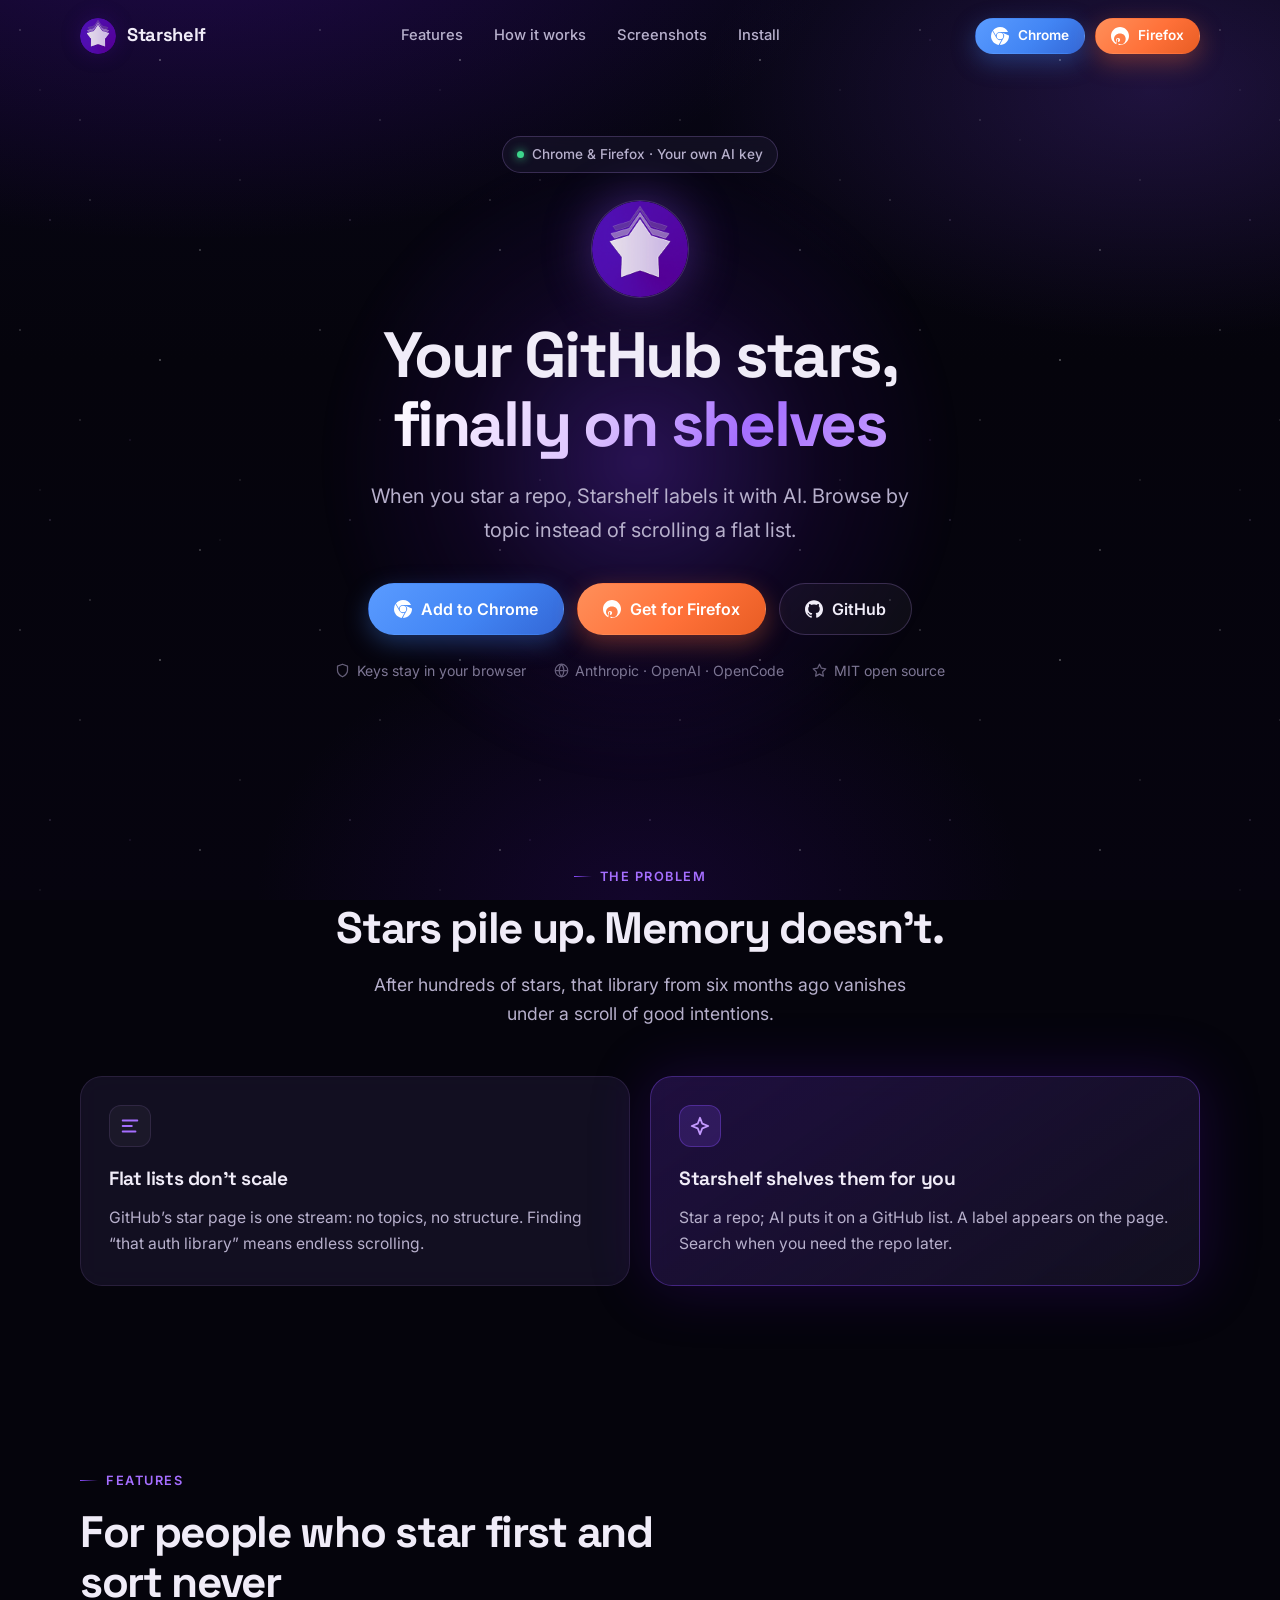
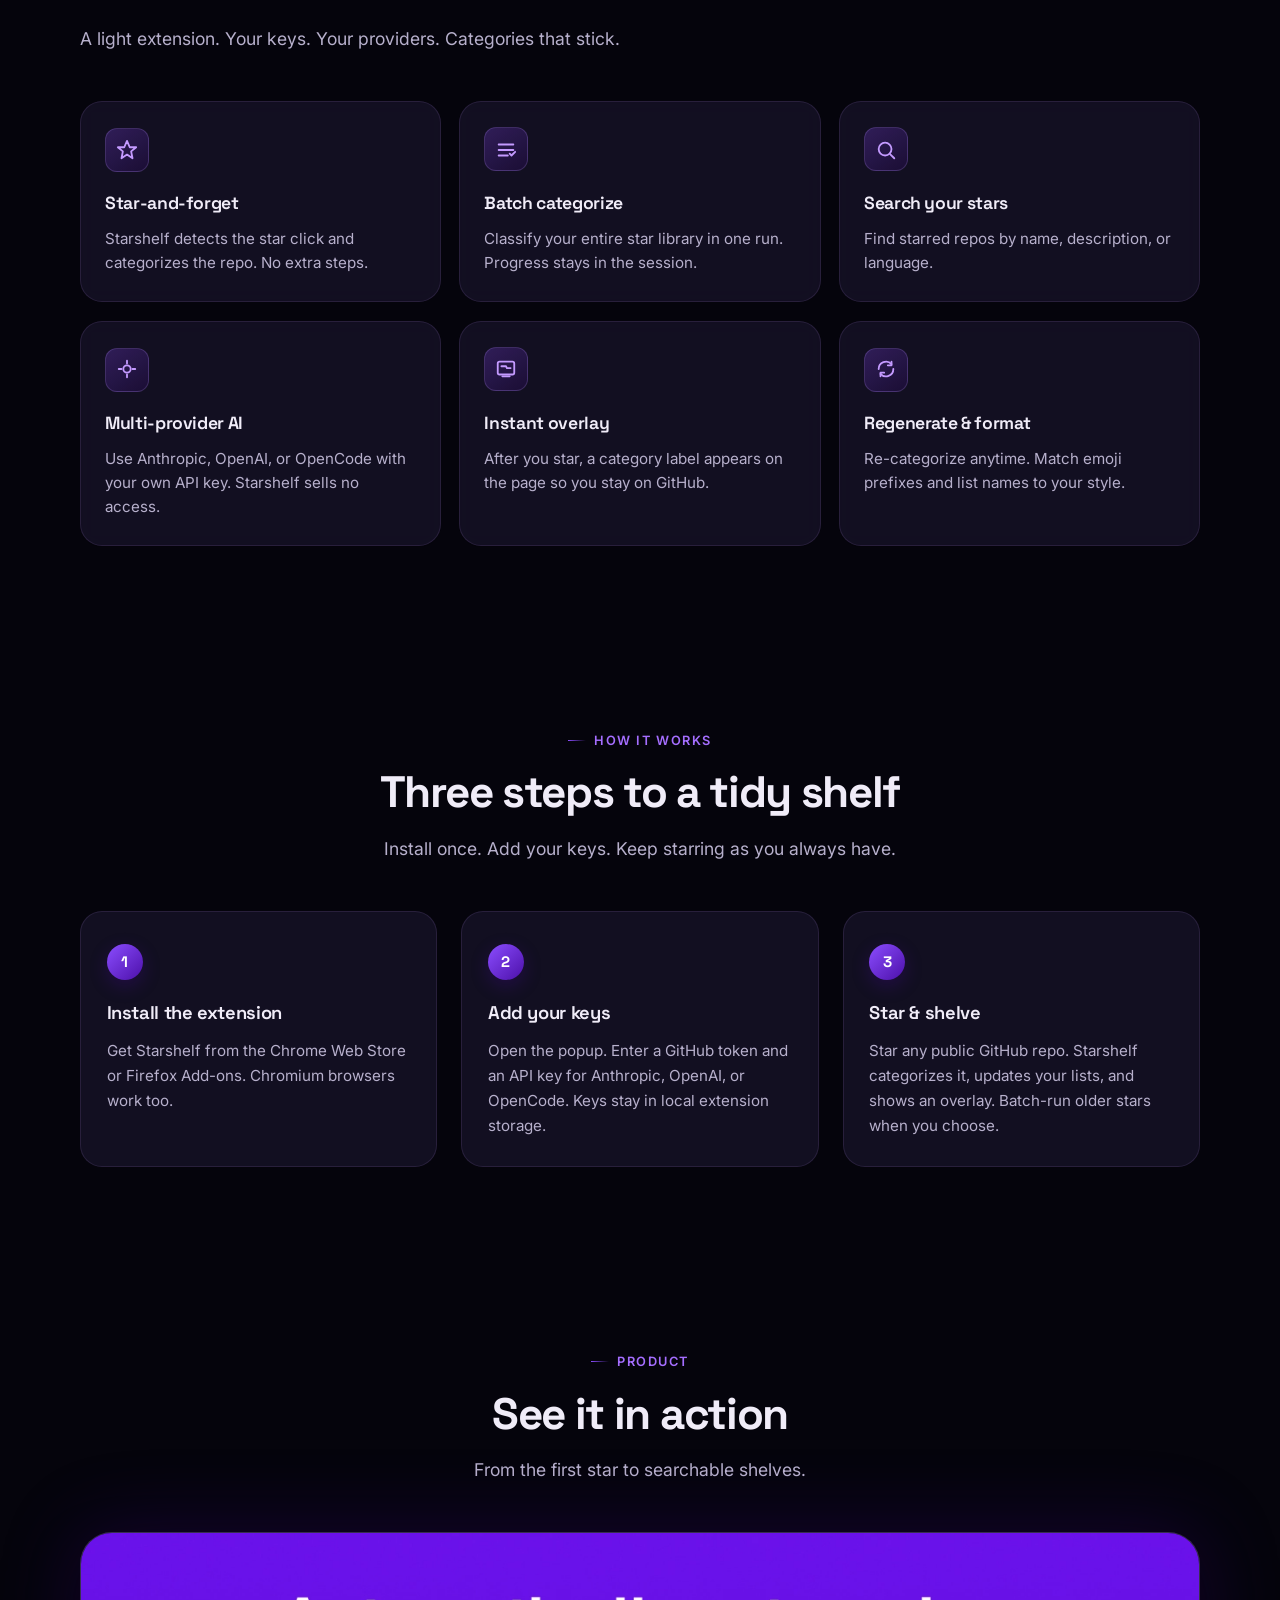
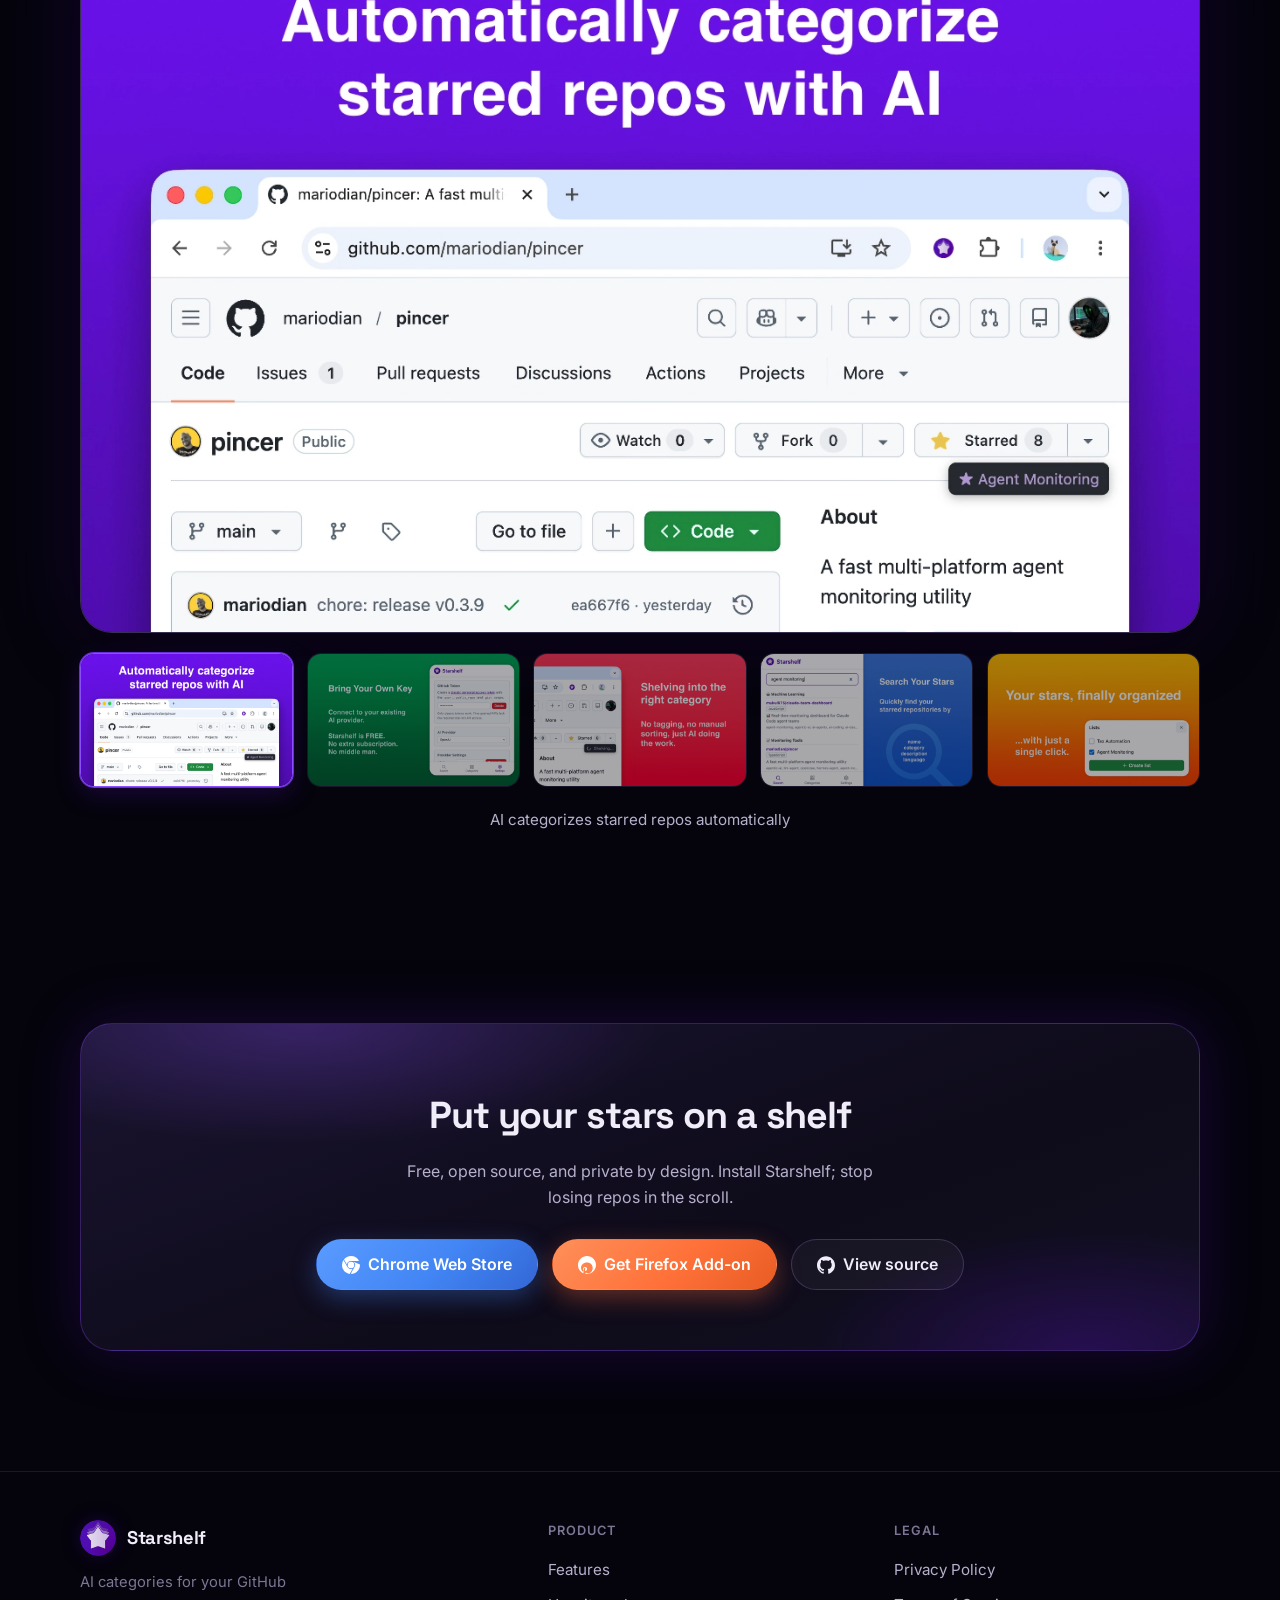
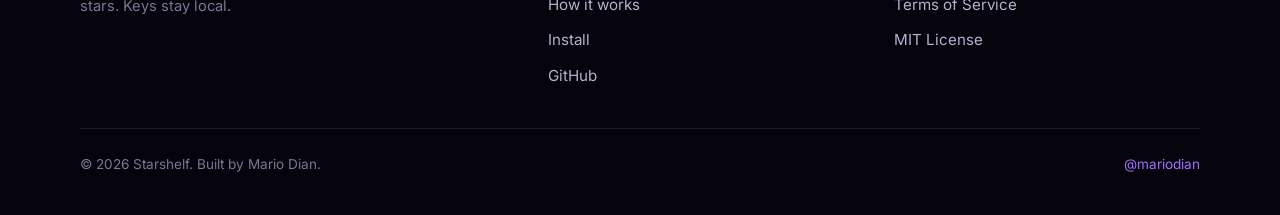
<file: starshelf/index.html>
<!DOCTYPE html>
<html lang="en">
  <head>
    <meta charset="utf-8" />
    <meta name="viewport" content="width=device-width, initial-scale=1" />
    <title>Starshelf — Auto-categorize GitHub stars with AI</title>
    <meta
      name="description"
      content="Starshelf auto-categorizes your GitHub stars with AI. Chrome and Firefox. Your keys stay in your browser."
    />
    <meta name="theme-color" content="#0a0814" />
    <meta property="og:type" content="website" />
    <meta property="og:title" content="Starshelf — Auto-categorize GitHub stars with AI" />
    <meta
      property="og:description"
      content="Star a repo. Starshelf shelves it. Chrome and Firefox."
    />
    <meta property="og:image" content="assets/icon-256.png" />
    <meta name="twitter:card" content="summary" />
    <meta name="twitter:title" content="Starshelf" />
    <meta
      name="twitter:description"
      content="Auto-categorize GitHub stars with AI. Chrome and Firefox."
    />
    <link rel="icon" type="image/png" href="assets/icon-256.png" />
    <link rel="apple-touch-icon" href="assets/icon-256.png" />
    <link rel="preconnect" href="https://fonts.googleapis.com" />
    <link rel="preconnect" href="https://fonts.gstatic.com" crossorigin />
    <link
      href="https://fonts.googleapis.com/css2?family=Inter:wght@400;500;600;700&family=Space+Grotesk:wght@500;600;700&display=swap"
      rel="stylesheet"
    />
    <link rel="stylesheet" href="css/styles.css" />
  </head>
  <body>
    <div class="cosmic-bg" aria-hidden="true"></div>
    <div class="stars" aria-hidden="true"></div>
    <div class="stars-2" aria-hidden="true"></div>

    <header class="site-header">
      <nav class="nav" aria-label="Primary">
        <a class="brand" href="index.html">
          <img class="brand-mark" src="assets/icon-256.png" width="36" height="36" alt="" />
          Starshelf
        </a>

        <ul class="nav-links">
          <li><a href="#features">Features</a></li>
          <li><a href="#how-it-works">How it works</a></li>
          <li><a href="#screenshots">Screenshots</a></li>
          <li><a href="#install">Install</a></li>
        </ul>

        <div class="nav-cta">
          <a
            class="btn btn-chrome btn-sm"
            href="https://chromewebstore.google.com/detail/starshelf/cofjbnkmfcpmpdlonjookehnpncaalpj"
            target="_blank"
            rel="noopener noreferrer"
          >
            <svg viewBox="0 0 24 24" fill="currentColor" aria-hidden="true">
              <path
                d="M12 0C8.21 0 4.831 1.757 2.632 4.501l3.953 6.848A5.454 5.454 0 0 1 12 6.545h10.691A12 12 0 0 0 12 0zM1.931 5.47A11.943 11.943 0 0 0 0 12c0 6.012 4.42 10.991 10.189 11.864l3.953-6.847a5.45 5.45 0 0 1-6.865-2.29zm13.342 2.166a5.446 5.446 0 0 1 1.45 7.09l.002.002-3.954 6.848A12 12 0 0 0 12 24c6.627 0 12-5.373 12-12 0-.255-.01-.508-.028-.76zM12 16.364a4.364 4.364 0 1 1 0-8.728 4.364 4.364 0 0 1 0 8.728z"
              />
            </svg>
            Chrome
          </a>
          <a
            class="btn btn-firefox btn-sm"
            href="https://addons.mozilla.org/en-US/firefox/addon/starshelf/"
            target="_blank"
            rel="noopener noreferrer"
          >
            <svg viewBox="0 0 24 24" fill="currentColor" aria-hidden="true">
              <path
                d="M12 0C5.373 0 0 5.373 0 12c0 4.959 3.013 9.204 7.277 10.999-.054-.47-.103-1.194.021-1.71.113-.466.728-2.967.728-2.967s-.186-.372-.186-.92c0-.862.5-1.506 1.122-1.506.529 0 .785.397.785.873 0 .532-.338 1.327-.513 2.064-.146.617.309 1.12.917 1.12 1.101 0 1.947-1.161 1.947-2.835 0-1.482-1.065-2.518-2.587-2.518-1.762 0-2.797 1.322-2.797 2.688 0 .532.205 1.103.461 1.414a.37.37 0 0 1 .085.354c-.093.39-.3 1.23-.341 1.401-.053.226-.176.274-.406.165-1.514-.705-2.461-2.92-2.461-4.701 0-3.831 2.784-7.352 8.024-7.352 4.213 0 7.49 3.003 7.49 7.015 0 4.186-2.64 7.554-6.304 7.554-1.231 0-2.39-.641-2.785-1.398l-.757 2.884c-.274 1.055-1.015 2.378-1.512 3.184A12.01 12.01 0 0 0 12 24c6.627 0 12-5.373 12-12S18.627 0 12 0z"
              />
            </svg>
            Firefox
          </a>
        </div>

        <button
          class="nav-toggle"
          type="button"
          aria-label="Open menu"
          aria-expanded="false"
          aria-controls="mobile-nav"
        >
          <svg viewBox="0 0 24 24" fill="none" stroke="currentColor" stroke-width="2" aria-hidden="true">
            <path d="M4 7h16M4 12h16M4 17h16" stroke-linecap="round" />
          </svg>
        </button>
      </nav>
    </header>

    <main>
      <!-- Hero -->
      <section class="hero">
        <div class="hero-orb" aria-hidden="true"></div>
        <div class="container">
          <div class="hero-badge reveal">
            <span class="hero-badge-dot" aria-hidden="true"></span>
            Chrome &amp; Firefox · Your own AI key
          </div>

          <img
            class="hero-icon reveal reveal-delay-1"
            src="assets/icon-256.png"
            width="96"
            height="96"
            alt="Starshelf icon — stacked stars on purple"
          />

          <h1 class="reveal reveal-delay-1">
            Your GitHub stars,<br />
            <span class="gradient">finally on shelves</span>
          </h1>

          <p class="hero-lead reveal reveal-delay-2">
            When you star a repo, Starshelf labels it with AI. Browse by topic instead of
            scrolling a flat list.
          </p>

          <div class="hero-actions reveal reveal-delay-3">
            <a
              class="btn btn-chrome btn-lg"
              href="https://chromewebstore.google.com/detail/starshelf/cofjbnkmfcpmpdlonjookehnpncaalpj"
              target="_blank"
              rel="noopener noreferrer"
            >
              <svg viewBox="0 0 24 24" fill="currentColor" aria-hidden="true">
                <path
                  d="M12 0C8.21 0 4.831 1.757 2.632 4.501l3.953 6.848A5.454 5.454 0 0 1 12 6.545h10.691A12 12 0 0 0 12 0zM1.931 5.47A11.943 11.943 0 0 0 0 12c0 6.012 4.42 10.991 10.189 11.864l3.953-6.847a5.45 5.45 0 0 1-6.865-2.29zm13.342 2.166a5.446 5.446 0 0 1 1.45 7.09l.002.002-3.954 6.848A12 12 0 0 0 12 24c6.627 0 12-5.373 12-12 0-.255-.01-.508-.028-.76zM12 16.364a4.364 4.364 0 1 1 0-8.728 4.364 4.364 0 0 1 0 8.728z"
                />
              </svg>
              Add to Chrome
            </a>
            <a
              class="btn btn-firefox btn-lg"
              href="https://addons.mozilla.org/en-US/firefox/addon/starshelf/"
              target="_blank"
              rel="noopener noreferrer"
            >
              <svg viewBox="0 0 24 24" fill="currentColor" aria-hidden="true">
                <path
                  d="M12 0C5.373 0 0 5.373 0 12c0 4.959 3.013 9.204 7.277 10.999-.054-.47-.103-1.194.021-1.71.113-.466.728-2.967.728-2.967s-.186-.372-.186-.92c0-.862.5-1.506 1.122-1.506.529 0 .785.397.785.873 0 .532-.338 1.327-.513 2.064-.146.617.309 1.12.917 1.12 1.101 0 1.947-1.161 1.947-2.835 0-1.482-1.065-2.518-2.587-2.518-1.762 0-2.797 1.322-2.797 2.688 0 .532.205 1.103.461 1.414a.37.37 0 0 1 .085.354c-.093.39-.3 1.23-.341 1.401-.053.226-.176.274-.406.165-1.514-.705-2.461-2.92-2.461-4.701 0-3.831 2.784-7.352 8.024-7.352 4.213 0 7.49 3.003 7.49 7.015 0 4.186-2.64 7.554-6.304 7.554-1.231 0-2.39-.641-2.785-1.398l-.757 2.884c-.274 1.055-1.015 2.378-1.512 3.184A12.01 12.01 0 0 0 12 24c6.627 0 12-5.373 12-12S18.627 0 12 0z"
                />
              </svg>
              Get for Firefox
            </a>
            <a
              class="btn btn-ghost btn-lg"
              href="https://github.com/mariodian/starshelf"
              target="_blank"
              rel="noopener noreferrer"
            >
              <svg viewBox="0 0 24 24" fill="currentColor" aria-hidden="true">
                <path
                  d="M12 .297c-6.63 0-12 5.373-12 12 0 5.303 3.438 9.8 8.205 11.385.6.113.82-.258.82-.577 0-.285-.01-1.04-.015-2.04-3.338.724-4.042-1.61-4.042-1.61C4.422 18.07 3.633 17.7 3.633 17.7c-1.087-.744.084-.729.084-.729 1.205.084 1.838 1.236 1.838 1.236 1.07 1.835 2.809 1.305 3.495.998.108-.776.417-1.305.76-1.605-2.665-.3-5.466-1.332-5.466-5.93 0-1.31.465-2.38 1.235-3.22-.135-.303-.54-1.523.105-3.176 0 0 1.005-.322 3.3 1.23.96-.267 1.98-.399 3-.405 1.02.006 2.04.138 3 .405 2.28-1.552 3.285-1.23 3.285-1.23.645 1.653.24 2.873.12 3.176.765.84 1.23 1.91 1.23 3.22 0 4.61-2.805 5.625-5.475 5.92.42.36.81 1.096.81 2.22 0 1.606-.015 2.896-.015 3.286 0 .315.21.69.825.57C20.565 22.092 24 17.592 24 12.297c0-6.627-5.373-12-12-12"
                />
              </svg>
              GitHub
            </a>
          </div>

          <div class="hero-meta reveal reveal-delay-4">
            <span>
              <svg viewBox="0 0 24 24" fill="none" stroke="currentColor" stroke-width="2" aria-hidden="true">
                <path d="M12 22s8-4 8-10V5l-8-3-8 3v7c0 6 8 10 8 10z" stroke-linecap="round" stroke-linejoin="round" />
              </svg>
              Keys stay in your browser
            </span>
            <span>
              <svg viewBox="0 0 24 24" fill="none" stroke="currentColor" stroke-width="2" aria-hidden="true">
                <circle cx="12" cy="12" r="10" />
                <path d="M2 12h20M12 2a15 15 0 0 1 0 20M12 2a15 15 0 0 0 0 20" />
              </svg>
              Anthropic · OpenAI · OpenCode
            </span>
            <span>
              <svg viewBox="0 0 24 24" fill="none" stroke="currentColor" stroke-width="2" aria-hidden="true">
                <path d="M12 2l3.09 6.26L22 9.27l-5 4.87 1.18 6.88L12 17.77l-6.18 3.25L7 14.14 2 9.27l6.91-1.01L12 2z" stroke-linejoin="round" />
              </svg>
              MIT open source
            </span>
          </div>
        </div>
      </section>

      <!-- Problem -->
      <section class="section" id="why" aria-labelledby="why-title">
        <div class="container">
          <div class="section-header centered reveal">
            <div class="section-label">The problem</div>
            <h2 class="section-title" id="why-title">Stars pile up. Memory doesn’t.</h2>
            <p class="section-lead">
              After hundreds of stars, that library from six months ago vanishes under a scroll of
              good intentions.
            </p>
          </div>

          <div class="problem-grid">
            <article class="problem-card reveal">
              <div class="problem-icon" aria-hidden="true">
                <svg viewBox="0 0 24 24" fill="none" stroke="currentColor" stroke-width="2">
                  <path d="M4 6h16M4 12h10M4 18h14" stroke-linecap="round" />
                </svg>
              </div>
              <h3>Flat lists don’t scale</h3>
              <p>
                GitHub’s star page is one stream: no topics, no structure. Finding “that auth
                library” means endless scrolling.
              </p>
            </article>
            <article class="problem-card highlight reveal reveal-delay-1">
              <div class="problem-icon" aria-hidden="true">
                <svg viewBox="0 0 24 24" fill="none" stroke="currentColor" stroke-width="2">
                  <path d="M12 3l2.5 6.5L21 12l-6.5 2.5L12 21l-2.5-6.5L3 12l6.5-2.5L12 3z" stroke-linejoin="round" />
                </svg>
              </div>
              <h3>Starshelf shelves them for you</h3>
              <p>
                Star a repo; AI puts it on a GitHub list. A label appears on the page. Search when
                you need the repo later.
              </p>
            </article>
          </div>
        </div>
      </section>

      <!-- Features -->
      <section class="section" id="features" aria-labelledby="features-title">
        <div class="container">
          <div class="section-header reveal">
            <div class="section-label">Features</div>
            <h2 class="section-title" id="features-title">For people who star first and sort never</h2>
            <p class="section-lead">A light extension. Your keys. Your providers. Categories that stick.</p>
          </div>

          <div class="features-grid">
            <article class="feature-card reveal">
              <div class="feature-icon" aria-hidden="true">
                <svg viewBox="0 0 24 24" fill="none" stroke="currentColor" stroke-width="2">
                  <path d="M12 2l3 7h7l-5.5 4.5L18 21l-6-4-6 4 1.5-7.5L2 9h7l3-7z" stroke-linejoin="round" />
                </svg>
              </div>
              <h3>Star-and-forget</h3>
              <p>Starshelf detects the star click and categorizes the repo. No extra steps.</p>
            </article>

            <article class="feature-card reveal reveal-delay-1">
              <div class="feature-icon" aria-hidden="true">
                <svg viewBox="0 0 24 24" fill="none" stroke="currentColor" stroke-width="2">
                  <path d="M4 6h16M4 12h16M4 18h10" stroke-linecap="round" />
                  <path d="M16 16l2 2 4-4" stroke-linecap="round" stroke-linejoin="round" />
                </svg>
              </div>
              <h3>Batch categorize</h3>
              <p>Classify your entire star library in one run. Progress stays in the session.</p>
            </article>

            <article class="feature-card reveal reveal-delay-2">
              <div class="feature-icon" aria-hidden="true">
                <svg viewBox="0 0 24 24" fill="none" stroke="currentColor" stroke-width="2">
                  <circle cx="11" cy="11" r="7" />
                  <path d="M21 21l-4.3-4.3" stroke-linecap="round" />
                </svg>
              </div>
              <h3>Search your stars</h3>
              <p>Find starred repos by name, description, or language.</p>
            </article>

            <article class="feature-card reveal">
              <div class="feature-icon" aria-hidden="true">
                <svg viewBox="0 0 24 24" fill="none" stroke="currentColor" stroke-width="2">
                  <path d="M12 3v3M12 18v3M3 12h3M18 12h3" stroke-linecap="round" />
                  <circle cx="12" cy="12" r="4" />
                </svg>
              </div>
              <h3>Multi-provider AI</h3>
              <p>Use Anthropic, OpenAI, or OpenCode with your own API key. Starshelf sells no access.</p>
            </article>

            <article class="feature-card reveal reveal-delay-1">
              <div class="feature-icon" aria-hidden="true">
                <svg viewBox="0 0 24 24" fill="none" stroke="currentColor" stroke-width="2">
                  <rect x="3" y="4" width="18" height="14" rx="2" />
                  <path d="M8 20h8M7 9h5l1 2h4" stroke-linecap="round" stroke-linejoin="round" />
                </svg>
              </div>
              <h3>Instant overlay</h3>
              <p>After you star, a category label appears on the page so you stay on GitHub.</p>
            </article>

            <article class="feature-card reveal reveal-delay-2">
              <div class="feature-icon" aria-hidden="true">
                <svg viewBox="0 0 24 24" fill="none" stroke="currentColor" stroke-width="2">
                  <path d="M4 12a8 8 0 0 1 14-5.3M20 12a8 8 0 0 1-14 5.3" stroke-linecap="round" />
                  <path d="M18 4v4h-4M6 20v-4h4" stroke-linecap="round" stroke-linejoin="round" />
                </svg>
              </div>
              <h3>Regenerate &amp; format</h3>
              <p>Re-categorize anytime. Match emoji prefixes and list names to your style.</p>
            </article>
          </div>
        </div>
      </section>

      <!-- How it works -->
      <section class="section" id="how-it-works" aria-labelledby="how-title">
        <div class="container">
          <div class="section-header centered reveal">
            <div class="section-label">How it works</div>
            <h2 class="section-title" id="how-title">Three steps to a tidy shelf</h2>
            <p class="section-lead">Install once. Add your keys. Keep starring as you always have.</p>
          </div>

          <div class="steps">
            <article class="step reveal">
              <div class="step-num">1</div>
              <h3>Install the extension</h3>
              <p>Get Starshelf from the Chrome Web Store or Firefox Add-ons. Chromium browsers work too.</p>
            </article>
            <article class="step reveal reveal-delay-1">
              <div class="step-num">2</div>
              <h3>Add your keys</h3>
              <p>
                Open the popup. Enter a GitHub token and an API key for Anthropic, OpenAI, or OpenCode.
                Keys stay in local extension storage.
              </p>
            </article>
            <article class="step reveal reveal-delay-2">
              <div class="step-num">3</div>
              <h3>Star &amp; shelve</h3>
              <p>
                Star any public GitHub repo. Starshelf categorizes it, updates your lists, and shows an
                overlay. Batch-run older stars when you choose.
              </p>
            </article>
          </div>
        </div>
      </section>

      <!-- Screenshots -->
      <section class="section" id="screenshots" aria-labelledby="shots-title">
        <div class="container">
          <div class="section-header centered reveal">
            <div class="section-label">Product</div>
            <h2 class="section-title" id="shots-title">See it in action</h2>
            <p class="section-lead">From the first star to searchable shelves.</p>
          </div>

          <div class="shots-stage reveal">
            <div class="shot-main">
              <img
                data-shot-main
                src="assets/screen-1.webp"
                width="1280"
                height="800"
                alt="AI categorizes starred repos automatically"
              />
            </div>
            <div class="shots-rail" role="group" aria-label="Screenshot thumbnails">
              <button
                type="button"
                class="shot-thumb active"
                data-shot-thumb
                data-src="assets/screen-1.webp"
                data-alt="AI categorizes starred repos automatically"
                data-caption="AI categorizes starred repos automatically"
                aria-pressed="true"
              >
                <img src="assets/screen-1.webp" width="320" height="200" alt="" />
              </button>
              <button
                type="button"
                class="shot-thumb"
                data-shot-thumb
                data-src="assets/screen-2.webp"
                data-alt="Bring your own API key"
                data-caption="Your own API key — Anthropic, OpenAI, or OpenCode"
                aria-pressed="false"
              >
                <img src="assets/screen-2.webp" width="320" height="200" alt="" />
              </button>
              <button
                type="button"
                class="shot-thumb"
                data-shot-thumb
                data-src="assets/screen-3.webp"
                data-alt="Stars land on the right category"
                data-caption="Stars land on the right category"
                aria-pressed="false"
              >
                <img src="assets/screen-3.webp" width="320" height="200" alt="" />
              </button>
              <button
                type="button"
                class="shot-thumb"
                data-shot-thumb
                data-src="assets/screen-4.webp"
                data-alt="Search your stars"
                data-caption="Search by name, description, or language"
                aria-pressed="false"
              >
                <img src="assets/screen-4.webp" width="320" height="200" alt="" />
              </button>
              <button
                type="button"
                class="shot-thumb"
                data-shot-thumb
                data-src="assets/screen-5.webp"
                data-alt="Your stars, finally organized"
                data-caption="Your stars, finally organized"
                aria-pressed="false"
              >
                <img src="assets/screen-5.webp" width="320" height="200" alt="" />
              </button>
            </div>
            <p class="shot-caption" data-shot-caption>AI categorizes starred repos automatically</p>
          </div>
        </div>
      </section>

      <!-- Install -->
      <section class="section" id="install" aria-labelledby="install-title">
        <div class="container">
          <div class="install-band reveal">
            <h2 id="install-title">Put your stars on a shelf</h2>
            <p>Free, open source, and private by design. Install Starshelf; stop losing repos in the scroll.</p>
            <div class="install-actions">
              <a
                class="btn btn-chrome btn-lg"
                href="https://chromewebstore.google.com/detail/starshelf/cofjbnkmfcpmpdlonjookehnpncaalpj"
                target="_blank"
                rel="noopener noreferrer"
              >
                <svg viewBox="0 0 24 24" fill="currentColor" aria-hidden="true">
                  <path
                    d="M12 0C8.21 0 4.831 1.757 2.632 4.501l3.953 6.848A5.454 5.454 0 0 1 12 6.545h10.691A12 12 0 0 0 12 0zM1.931 5.47A11.943 11.943 0 0 0 0 12c0 6.012 4.42 10.991 10.189 11.864l3.953-6.847a5.45 5.45 0 0 1-6.865-2.29zm13.342 2.166a5.446 5.446 0 0 1 1.45 7.09l.002.002-3.954 6.848A12 12 0 0 0 12 24c6.627 0 12-5.373 12-12 0-.255-.01-.508-.028-.76zM12 16.364a4.364 4.364 0 1 1 0-8.728 4.364 4.364 0 0 1 0 8.728z"
                  />
                </svg>
                Chrome Web Store
              </a>
              <a
                class="btn btn-firefox btn-lg"
                href="https://addons.mozilla.org/en-US/firefox/addon/starshelf/"
                target="_blank"
                rel="noopener noreferrer"
              >
                <svg viewBox="0 0 24 24" fill="currentColor" aria-hidden="true">
                  <path
                    d="M12 0C5.373 0 0 5.373 0 12c0 4.959 3.013 9.204 7.277 10.999-.054-.47-.103-1.194.021-1.71.113-.466.728-2.967.728-2.967s-.186-.372-.186-.92c0-.862.5-1.506 1.122-1.506.529 0 .785.397.785.873 0 .532-.338 1.327-.513 2.064-.146.617.309 1.12.917 1.12 1.101 0 1.947-1.161 1.947-2.835 0-1.482-1.065-2.518-2.587-2.518-1.762 0-2.797 1.322-2.797 2.688 0 .532.205 1.103.461 1.414a.37.37 0 0 1 .085.354c-.093.39-.3 1.23-.341 1.401-.053.226-.176.274-.406.165-1.514-.705-2.461-2.92-2.461-4.701 0-3.831 2.784-7.352 8.024-7.352 4.213 0 7.49 3.003 7.49 7.015 0 4.186-2.64 7.554-6.304 7.554-1.231 0-2.39-.641-2.785-1.398l-.757 2.884c-.274 1.055-1.015 2.378-1.512 3.184A12.01 12.01 0 0 0 12 24c6.627 0 12-5.373 12-12S18.627 0 12 0z"
                  />
                </svg>
                Get Firefox Add-on
              </a>
              <a
                class="btn btn-ghost btn-lg"
                href="https://github.com/mariodian/starshelf"
                target="_blank"
                rel="noopener noreferrer"
              >
                <svg viewBox="0 0 24 24" fill="currentColor" aria-hidden="true">
                  <path
                    d="M12 .297c-6.63 0-12 5.373-12 12 0 5.303 3.438 9.8 8.205 11.385.6.113.82-.258.82-.577 0-.285-.01-1.04-.015-2.04-3.338.724-4.042-1.61-4.042-1.61C4.422 18.07 3.633 17.7 3.633 17.7c-1.087-.744.084-.729.084-.729 1.205.084 1.838 1.236 1.838 1.236 1.07 1.835 2.809 1.305 3.495.998.108-.776.417-1.305.76-1.605-2.665-.3-5.466-1.332-5.466-5.93 0-1.31.465-2.38 1.235-3.22-.135-.303-.54-1.523.105-3.176 0 0 1.005-.322 3.3 1.23.96-.267 1.98-.399 3-.405 1.02.006 2.04.138 3 .405 2.28-1.552 3.285-1.23 3.285-1.23.645 1.653.24 2.873.12 3.176.765.84 1.23 1.91 1.23 3.22 0 4.61-2.805 5.625-5.475 5.92.42.36.81 1.096.81 2.22 0 1.606-.015 2.896-.015 3.286 0 .315.21.69.825.57C20.565 22.092 24 17.592 24 12.297c0-6.627-5.373-12-12-12"
                  />
                </svg>
                View source
              </a>
            </div>
          </div>
        </div>
      </section>
    </main>

    <footer class="site-footer">
      <div class="container">
        <div class="footer-grid">
          <div class="footer-brand">
            <a class="brand" href="index.html">
              <img class="brand-mark" src="assets/icon-256.png" width="36" height="36" alt="" />
              Starshelf
            </a>
            <p>AI categories for your GitHub stars. Keys stay local.</p>
          </div>
          <div class="footer-col">
            <h4>Product</h4>
            <ul>
              <li><a href="#features">Features</a></li>
              <li><a href="#how-it-works">How it works</a></li>
              <li><a href="#install">Install</a></li>
              <li>
                <a href="https://github.com/mariodian/starshelf" target="_blank" rel="noopener noreferrer">GitHub</a>
              </li>
            </ul>
          </div>
          <div class="footer-col">
            <h4>Legal</h4>
            <ul>
              <li><a href="privacy.html">Privacy Policy</a></li>
              <li><a href="terms.html">Terms of Service</a></li>
              <li>
                <a href="https://github.com/mariodian/starshelf/blob/main/LICENSE" target="_blank" rel="noopener noreferrer">MIT License</a>
              </li>
            </ul>
          </div>
        </div>
        <div class="footer-bottom">
          <span>© <span data-year>2026</span> Starshelf. Built by Mario Dian.</span>
          <span>
            <a href="https://x.com/mariodian" target="_blank" rel="noopener noreferrer">@mariodian</a>
          </span>
        </div>
      </div>
    </footer>

    <script src="js/main.js" defer></script>
  </body>
</html>
</file>
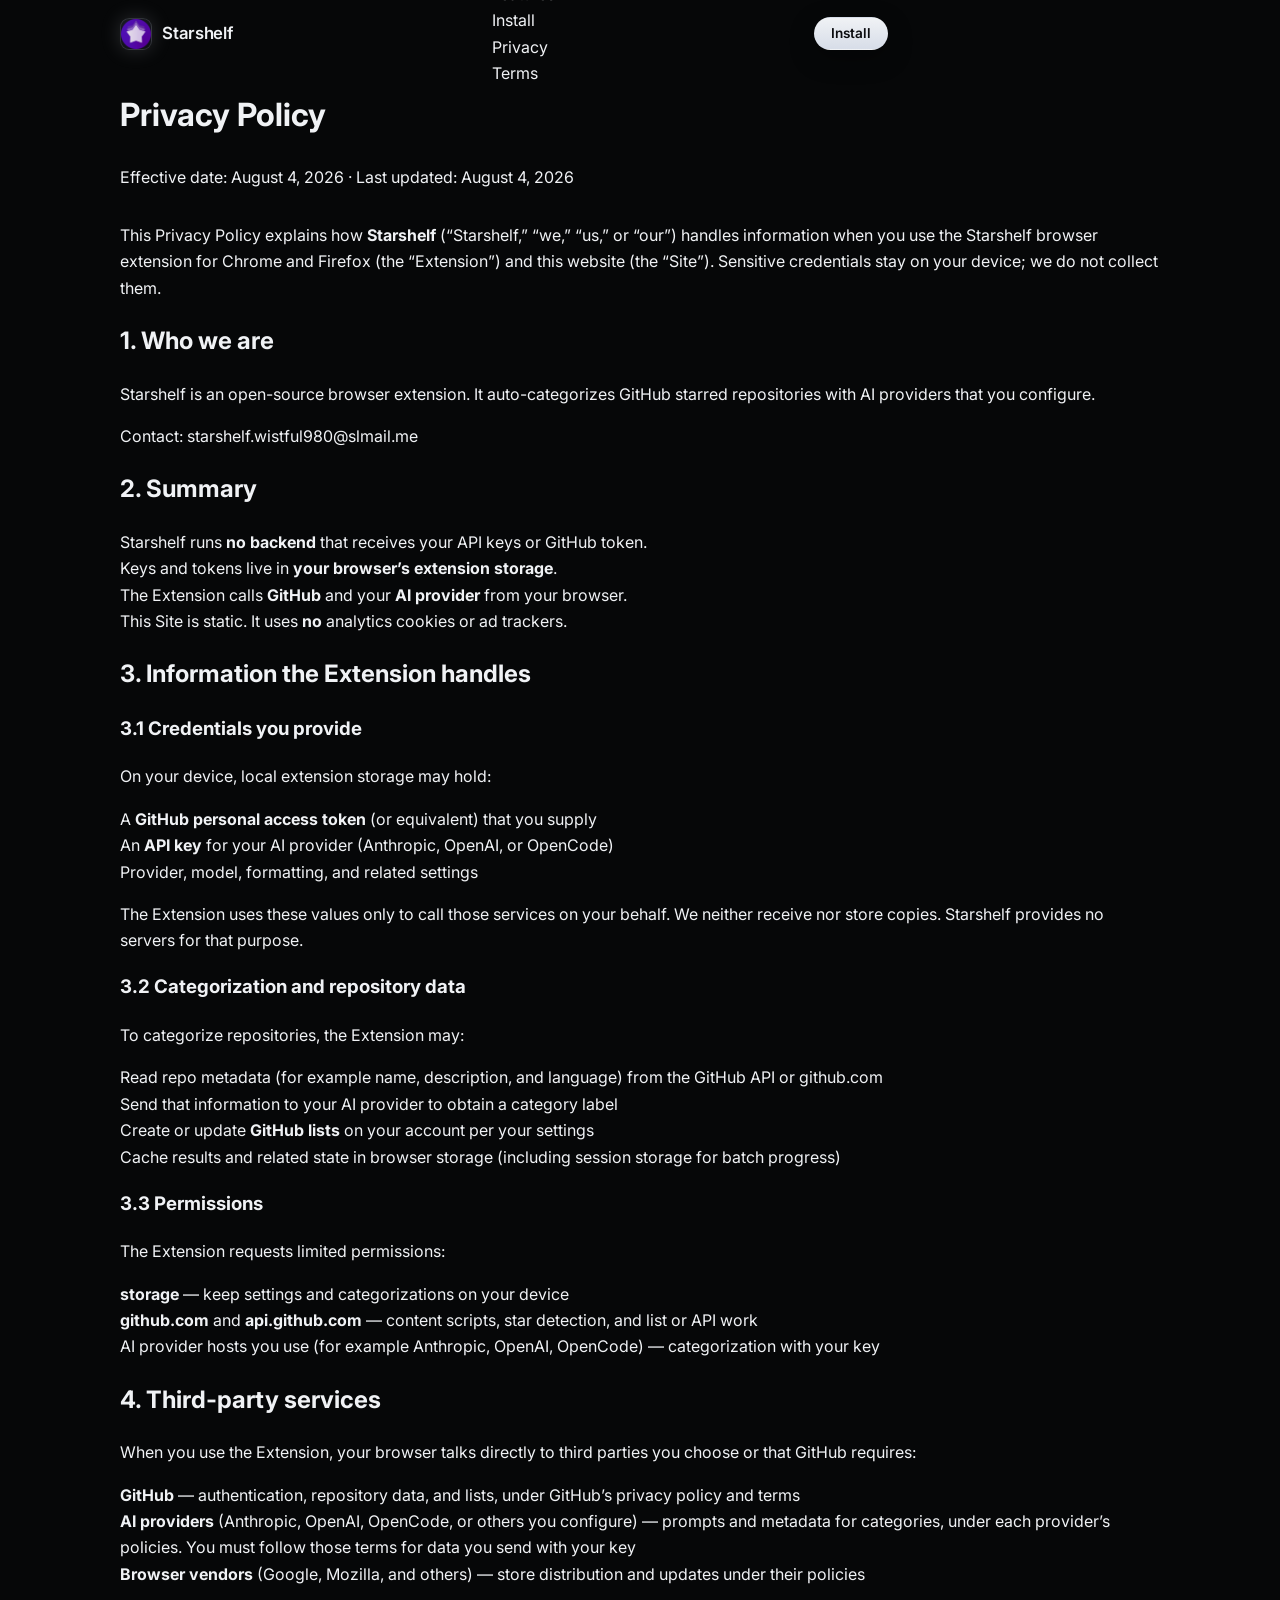
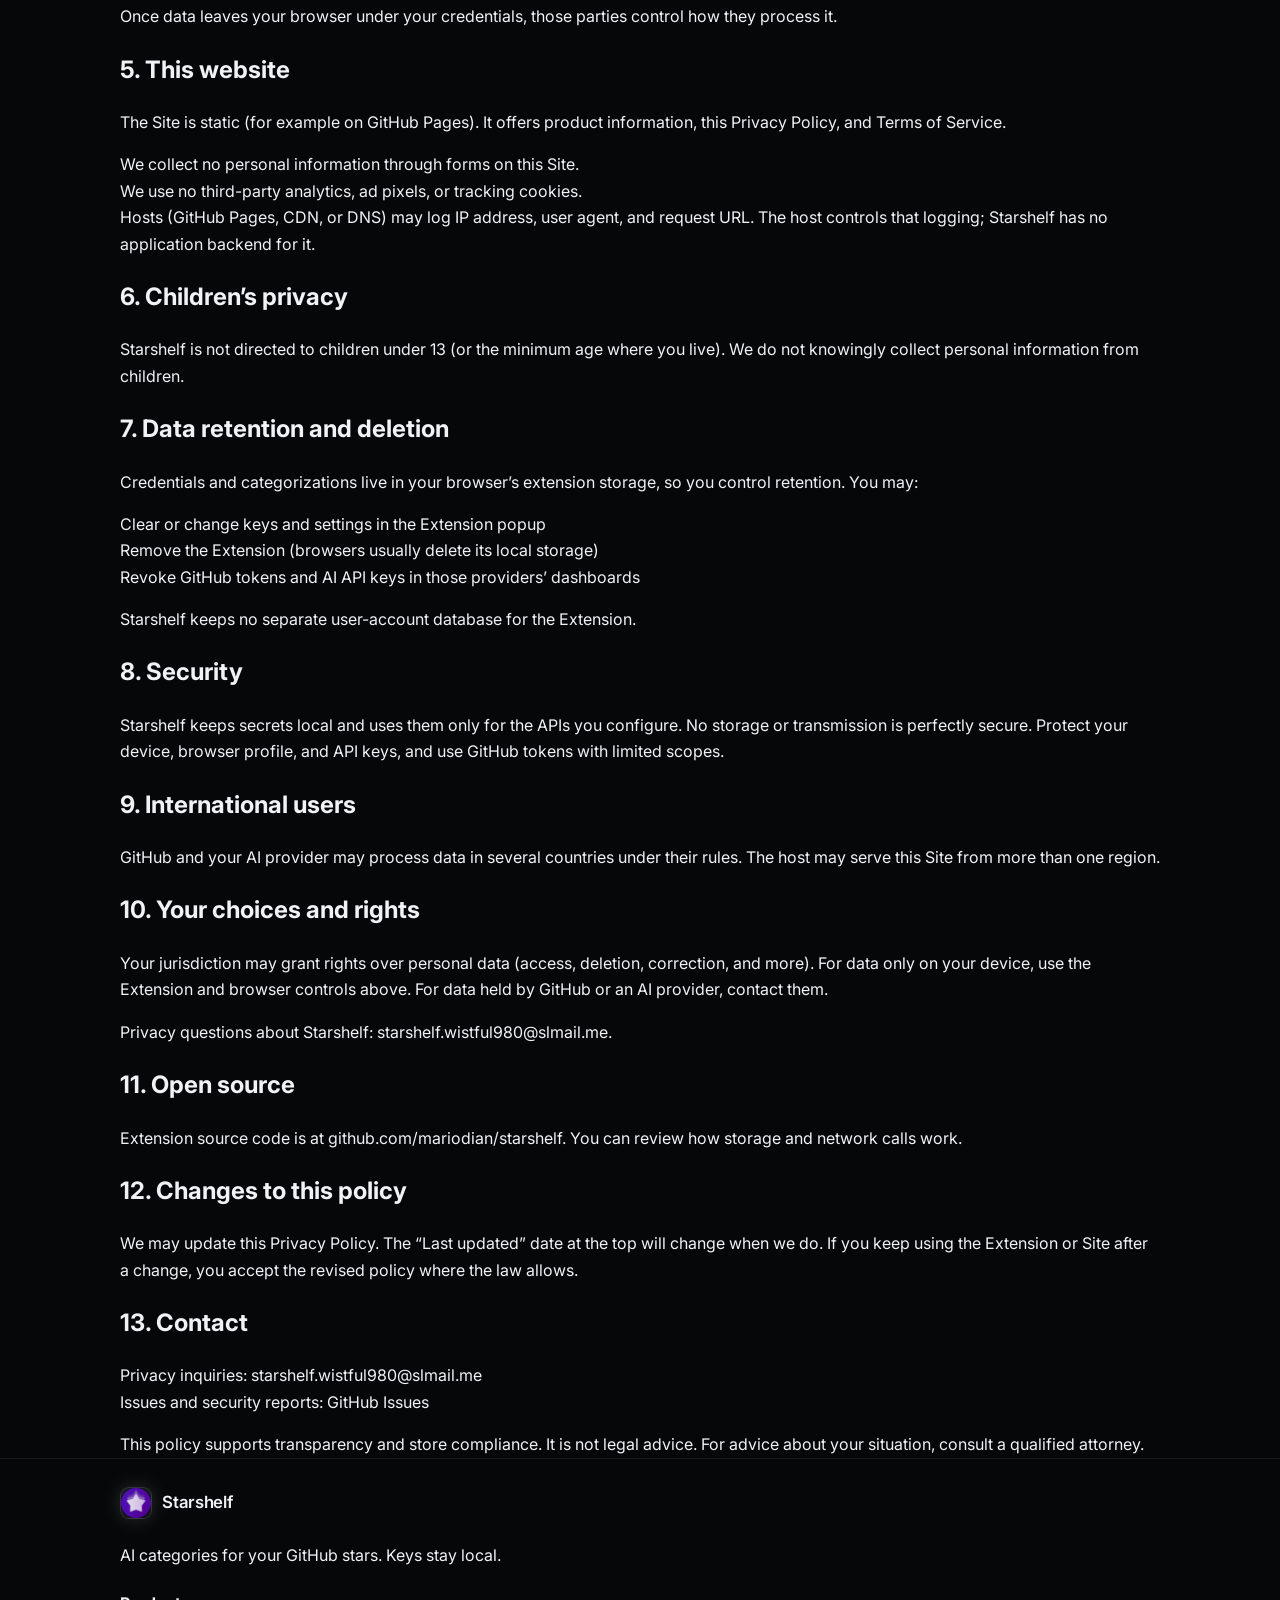
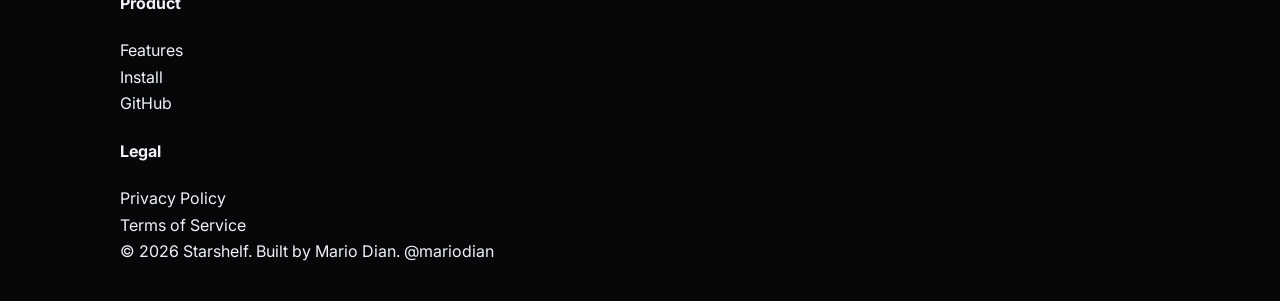
<file: privacy.html>
<!DOCTYPE html>
<html lang="en">
  <head>
    <meta charset="utf-8" />
    <meta name="viewport" content="width=device-width, initial-scale=1" />
    <title>Privacy Policy — Starshelf</title>
    <meta
      name="description"
      content="Starshelf Privacy Policy: your API keys and GitHub token stay in the browser. No Starshelf backend collects them."
    />
    <meta name="theme-color" content="#0a0814" />
    <link rel="icon" type="image/png" href="assets/icon-256.png" />
    <link rel="preconnect" href="https://fonts.googleapis.com" />
    <link rel="preconnect" href="https://fonts.gstatic.com" crossorigin />
    <link
      href="https://fonts.googleapis.com/css2?family=Inter:wght@400;500;600;700&family=Space+Grotesk:wght@500;600;700&display=swap"
      rel="stylesheet"
    />
    <link rel="stylesheet" href="css/styles.css" />
  </head>
  <body>
    <div class="cosmic-bg" aria-hidden="true"></div>
    <div class="stars" aria-hidden="true"></div>
    <div class="stars-2" aria-hidden="true"></div>

    <header class="site-header scrolled">
      <nav class="nav" aria-label="Primary">
        <a class="brand" href="index.html">
          <img class="brand-mark" src="assets/icon-256.png" width="36" height="36" alt="" />
          Starshelf
        </a>
        <ul class="nav-links">
          <li><a href="index.html#features">Features</a></li>
          <li><a href="index.html#install">Install</a></li>
          <li><a href="privacy.html" aria-current="page">Privacy</a></li>
          <li><a href="terms.html">Terms</a></li>
        </ul>
        <div class="nav-cta">
          <a class="btn btn-primary btn-sm" href="index.html#install">Install</a>
        </div>
        <button class="nav-toggle" type="button" aria-label="Open menu" aria-expanded="false">
          <svg viewBox="0 0 24 24" fill="none" stroke="currentColor" stroke-width="2" aria-hidden="true">
            <path d="M4 7h16M4 12h16M4 17h16" stroke-linecap="round" />
          </svg>
        </button>
      </nav>
    </header>

    <main>
      <div class="container legal-hero">
        <h1>Privacy Policy</h1>
        <p class="legal-meta">Effective date: August 4, 2026 · Last updated: August 4, 2026</p>
      </div>

      <article class="container legal-content">
        <p>
          This Privacy Policy explains how <strong>Starshelf</strong> (“Starshelf,” “we,” “us,” or
          “our”) handles information when you use the Starshelf browser extension for Chrome and
          Firefox (the “Extension”) and this website (the “Site”). Sensitive credentials stay on
          your device; we do not collect them.
        </p>

        <h2>1. Who we are</h2>
        <p>
          Starshelf is an open-source browser extension. It auto-categorizes GitHub starred
          repositories with AI providers that you configure.
        </p>
        <p>
          Contact:
          <a href="mailto:starshelf.wistful980@slmail.me">starshelf.wistful980@slmail.me</a>
        </p>

        <h2>2. Summary</h2>
        <ul>
          <li>Starshelf runs <strong>no backend</strong> that receives your API keys or GitHub token.</li>
          <li>Keys and tokens live in <strong>your browser’s extension storage</strong>.</li>
          <li>The Extension calls <strong>GitHub</strong> and your <strong>AI provider</strong> from your browser.</li>
          <li>This Site is static. It uses <strong>no</strong> analytics cookies or ad trackers.</li>
        </ul>

        <h2>3. Information the Extension handles</h2>

        <h3>3.1 Credentials you provide</h3>
        <p>On your device, local extension storage may hold:</p>
        <ul>
          <li>A <strong>GitHub personal access token</strong> (or equivalent) that you supply</li>
          <li>An <strong>API key</strong> for your AI provider (Anthropic, OpenAI, or OpenCode)</li>
          <li>Provider, model, formatting, and related settings</li>
        </ul>
        <p>
          The Extension uses these values only to call those services on your behalf. We neither
          receive nor store copies. Starshelf provides no servers for that purpose.
        </p>

        <h3>3.2 Categorization and repository data</h3>
        <p>To categorize repositories, the Extension may:</p>
        <ul>
          <li>Read repo metadata (for example name, description, and language) from the GitHub API or github.com</li>
          <li>Send that information to your AI provider to obtain a category label</li>
          <li>Create or update <strong>GitHub lists</strong> on your account per your settings</li>
          <li>Cache results and related state in browser storage (including session storage for batch progress)</li>
        </ul>

        <h3>3.3 Permissions</h3>
        <p>The Extension requests limited permissions:</p>
        <ul>
          <li><strong>storage</strong> — keep settings and categorizations on your device</li>
          <li><strong>github.com</strong> and <strong>api.github.com</strong> — content scripts, star detection, and list or API work</li>
          <li>AI provider hosts you use (for example Anthropic, OpenAI, OpenCode) — categorization with your key</li>
        </ul>

        <h2>4. Third-party services</h2>
        <p>
          When you use the Extension, your browser talks directly to third parties you choose or
          that GitHub requires:
        </p>
        <ul>
          <li><strong>GitHub</strong> — authentication, repository data, and lists, under GitHub’s privacy policy and terms</li>
          <li><strong>AI providers</strong> (Anthropic, OpenAI, OpenCode, or others you configure) — prompts and metadata for categories, under each provider’s policies. You must follow those terms for data you send with your key</li>
          <li><strong>Browser vendors</strong> (Google, Mozilla, and others) — store distribution and updates under their policies</li>
        </ul>
        <p>
          Once data leaves your browser under your credentials, those parties control how they
          process it.
        </p>

        <h2>5. This website</h2>
        <p>
          The Site is static (for example on GitHub Pages). It offers product information, this
          Privacy Policy, and Terms of Service.
        </p>
        <ul>
          <li>We collect no personal information through forms on this Site.</li>
          <li>We use no third-party analytics, ad pixels, or tracking cookies.</li>
          <li>
            Hosts (GitHub Pages, CDN, or DNS) may log IP address, user agent, and request URL.
            The host controls that logging; Starshelf has no application backend for it.
          </li>
        </ul>

        <h2>6. Children’s privacy</h2>
        <p>
          Starshelf is not directed to children under 13 (or the minimum age where you live). We
          do not knowingly collect personal information from children.
        </p>

        <h2>7. Data retention and deletion</h2>
        <p>
          Credentials and categorizations live in your browser’s extension storage, so you control
          retention. You may:
        </p>
        <ul>
          <li>Clear or change keys and settings in the Extension popup</li>
          <li>Remove the Extension (browsers usually delete its local storage)</li>
          <li>Revoke GitHub tokens and AI API keys in those providers’ dashboards</li>
        </ul>
        <p>Starshelf keeps no separate user-account database for the Extension.</p>

        <h2>8. Security</h2>
        <p>
          Starshelf keeps secrets local and uses them only for the APIs you configure. No storage
          or transmission is perfectly secure. Protect your device, browser profile, and API keys,
          and use GitHub tokens with limited scopes.
        </p>

        <h2>9. International users</h2>
        <p>
          GitHub and your AI provider may process data in several countries under their rules. The
          host may serve this Site from more than one region.
        </p>

        <h2>10. Your choices and rights</h2>
        <p>
          Your jurisdiction may grant rights over personal data (access, deletion, correction, and
          more). For data only on your device, use the Extension and browser controls above. For
          data held by GitHub or an AI provider, contact them.
        </p>
        <p>
          Privacy questions about Starshelf:
          <a href="mailto:starshelf.wistful980@slmail.me">starshelf.wistful980@slmail.me</a>.
        </p>

        <h2>11. Open source</h2>
        <p>
          Extension source code is at
          <a href="https://github.com/mariodian/starshelf" target="_blank" rel="noopener noreferrer">github.com/mariodian/starshelf</a>.
          You can review how storage and network calls work.
        </p>

        <h2>12. Changes to this policy</h2>
        <p>
          We may update this Privacy Policy. The “Last updated” date at the top will change when we
          do. If you keep using the Extension or Site after a change, you accept the revised policy
          where the law allows.
        </p>

        <h2>13. Contact</h2>
        <p>
          Privacy inquiries:
          <a href="mailto:starshelf.wistful980@slmail.me">starshelf.wistful980@slmail.me</a><br />
          Issues and security reports:
          <a href="https://github.com/mariodian/starshelf/issues" target="_blank" rel="noopener noreferrer">GitHub Issues</a>
        </p>

        <div class="legal-note">
          This policy supports transparency and store compliance. It is not legal advice. For advice
          about your situation, consult a qualified attorney.
        </div>
      </article>
    </main>

    <footer class="site-footer">
      <div class="container">
        <div class="footer-grid">
          <div class="footer-brand">
            <a class="brand" href="index.html">
              <img class="brand-mark" src="assets/icon-256.png" width="36" height="36" alt="" />
              Starshelf
            </a>
            <p>AI categories for your GitHub stars. Keys stay local.</p>
          </div>
          <div class="footer-col">
            <h4>Product</h4>
            <ul>
              <li><a href="index.html#features">Features</a></li>
              <li><a href="index.html#install">Install</a></li>
              <li>
                <a href="https://github.com/mariodian/starshelf" target="_blank" rel="noopener noreferrer">GitHub</a>
              </li>
            </ul>
          </div>
          <div class="footer-col">
            <h4>Legal</h4>
            <ul>
              <li><a href="privacy.html">Privacy Policy</a></li>
              <li><a href="terms.html">Terms of Service</a></li>
            </ul>
          </div>
        </div>
        <div class="footer-bottom">
          <span>© <span data-year>2026</span> Starshelf. Built by Mario Dian.</span>
          <span>
            <a href="https://x.com/mariodian" target="_blank" rel="noopener noreferrer">@mariodian</a>
          </span>
        </div>
      </div>
    </footer>

    <script src="js/main.js" defer></script>
  </body>
</html>
</file>
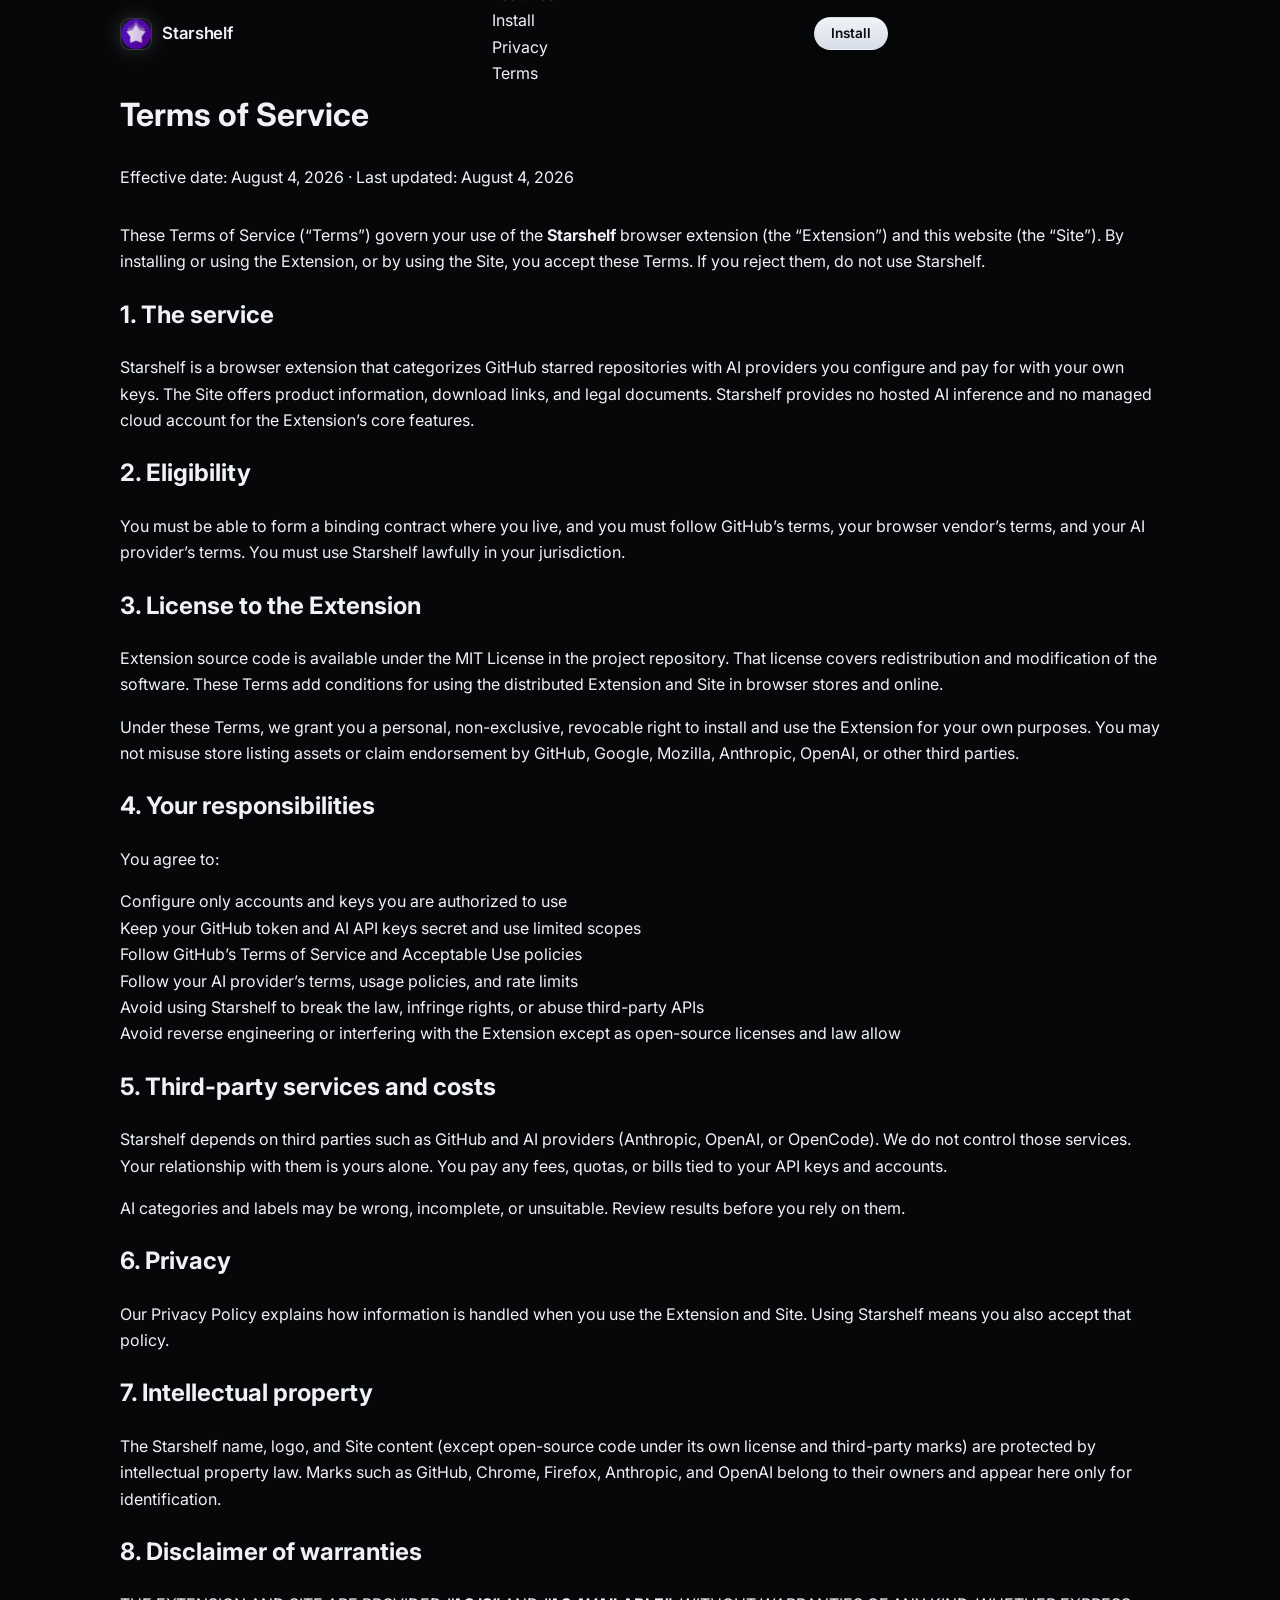
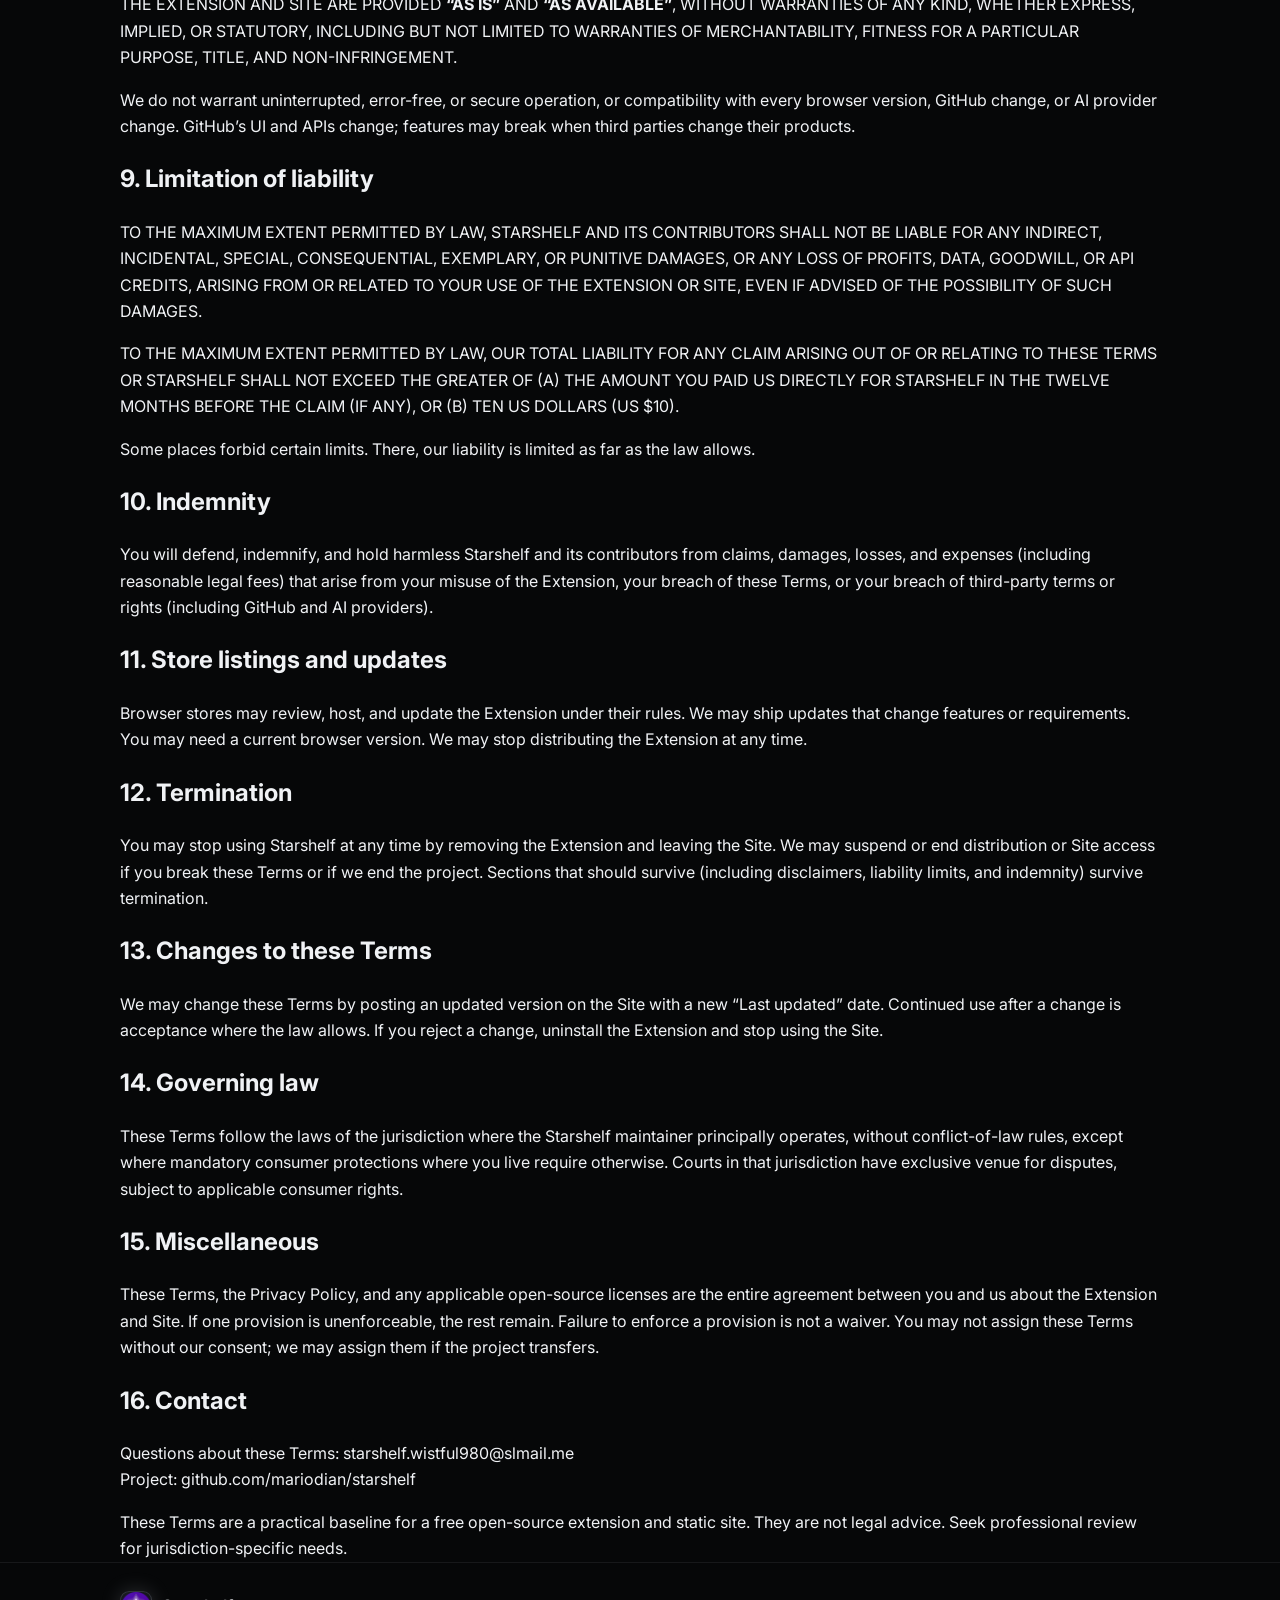
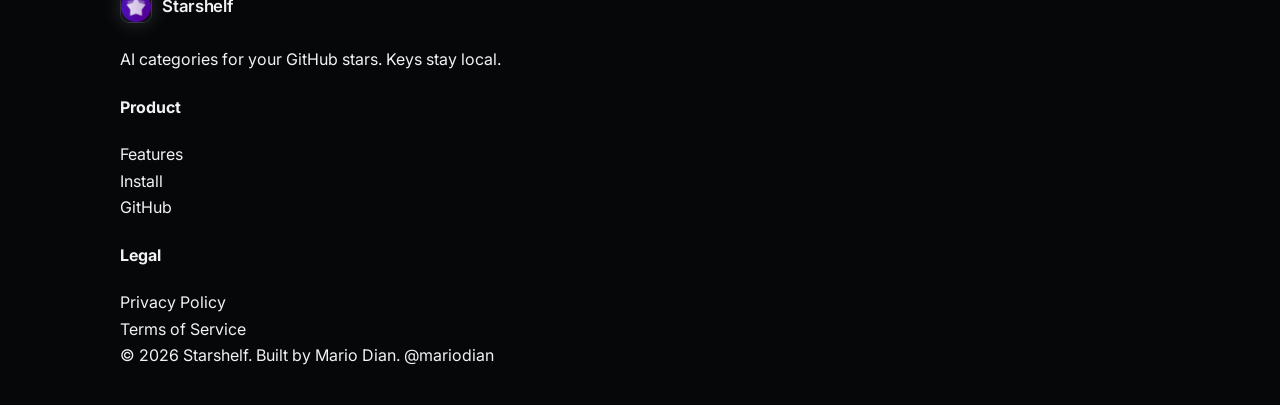
<file: terms.html>
<!DOCTYPE html>
<html lang="en">
  <head>
    <meta charset="utf-8" />
    <meta name="viewport" content="width=device-width, initial-scale=1" />
    <title>Terms of Service — Starshelf</title>
    <meta
      name="description"
      content="Starshelf Terms of Service for the browser extension and website."
    />
    <meta name="theme-color" content="#0a0814" />
    <link rel="icon" type="image/png" href="assets/icon-256.png" />
    <link rel="preconnect" href="https://fonts.googleapis.com" />
    <link rel="preconnect" href="https://fonts.gstatic.com" crossorigin />
    <link
      href="https://fonts.googleapis.com/css2?family=Inter:wght@400;500;600;700&family=Space+Grotesk:wght@500;600;700&display=swap"
      rel="stylesheet"
    />
    <link rel="stylesheet" href="css/styles.css" />
  </head>
  <body>
    <div class="cosmic-bg" aria-hidden="true"></div>
    <div class="stars" aria-hidden="true"></div>
    <div class="stars-2" aria-hidden="true"></div>

    <header class="site-header scrolled">
      <nav class="nav" aria-label="Primary">
        <a class="brand" href="index.html">
          <img class="brand-mark" src="assets/icon-256.png" width="36" height="36" alt="" />
          Starshelf
        </a>
        <ul class="nav-links">
          <li><a href="index.html#features">Features</a></li>
          <li><a href="index.html#install">Install</a></li>
          <li><a href="privacy.html">Privacy</a></li>
          <li><a href="terms.html" aria-current="page">Terms</a></li>
        </ul>
        <div class="nav-cta">
          <a class="btn btn-primary btn-sm" href="index.html#install">Install</a>
        </div>
        <button class="nav-toggle" type="button" aria-label="Open menu" aria-expanded="false">
          <svg viewBox="0 0 24 24" fill="none" stroke="currentColor" stroke-width="2" aria-hidden="true">
            <path d="M4 7h16M4 12h16M4 17h16" stroke-linecap="round" />
          </svg>
        </button>
      </nav>
    </header>

    <main>
      <div class="container legal-hero">
        <h1>Terms of Service</h1>
        <p class="legal-meta">Effective date: August 4, 2026 · Last updated: August 4, 2026</p>
      </div>

      <article class="container legal-content">
        <p>
          These Terms of Service (“Terms”) govern your use of the <strong>Starshelf</strong> browser
          extension (the “Extension”) and this website (the “Site”). By installing or using the
          Extension, or by using the Site, you accept these Terms. If you reject them, do not use
          Starshelf.
        </p>

        <h2>1. The service</h2>
        <p>
          Starshelf is a browser extension that categorizes GitHub starred repositories with AI
          providers you configure and pay for with your own keys. The Site offers product information,
          download links, and legal documents. Starshelf provides no hosted AI inference and no
          managed cloud account for the Extension’s core features.
        </p>

        <h2>2. Eligibility</h2>
        <p>
          You must be able to form a binding contract where you live, and you must follow GitHub’s
          terms, your browser vendor’s terms, and your AI provider’s terms. You must use Starshelf
          lawfully in your jurisdiction.
        </p>

        <h2>3. License to the Extension</h2>
        <p>
          Extension source code is available under the
          <a href="https://github.com/mariodian/starshelf/blob/main/LICENSE" target="_blank" rel="noopener noreferrer">MIT License</a>
          in the project repository. That license covers redistribution and modification of the
          software. These Terms add conditions for using the distributed Extension and Site in
          browser stores and online.
        </p>
        <p>
          Under these Terms, we grant you a personal, non-exclusive, revocable right to install and
          use the Extension for your own purposes. You may not misuse store listing assets or claim
          endorsement by GitHub, Google, Mozilla, Anthropic, OpenAI, or other third parties.
        </p>

        <h2>4. Your responsibilities</h2>
        <p>You agree to:</p>
        <ul>
          <li>Configure only accounts and keys you are authorized to use</li>
          <li>Keep your GitHub token and AI API keys secret and use limited scopes</li>
          <li>Follow GitHub’s Terms of Service and Acceptable Use policies</li>
          <li>Follow your AI provider’s terms, usage policies, and rate limits</li>
          <li>Avoid using Starshelf to break the law, infringe rights, or abuse third-party APIs</li>
          <li>Avoid reverse engineering or interfering with the Extension except as open-source licenses and law allow</li>
        </ul>

        <h2>5. Third-party services and costs</h2>
        <p>
          Starshelf depends on third parties such as GitHub and AI providers (Anthropic, OpenAI, or
          OpenCode). We do not control those services. Your relationship with them is yours alone.
          You pay any fees, quotas, or bills tied to your API keys and accounts.
        </p>
        <p>
          AI categories and labels may be wrong, incomplete, or unsuitable. Review results before
          you rely on them.
        </p>

        <h2>6. Privacy</h2>
        <p>
          Our
          <a href="privacy.html">Privacy Policy</a>
          explains how information is handled when you use the Extension and Site. Using Starshelf
          means you also accept that policy.
        </p>

        <h2>7. Intellectual property</h2>
        <p>
          The Starshelf name, logo, and Site content (except open-source code under its own license
          and third-party marks) are protected by intellectual property law. Marks such as GitHub,
          Chrome, Firefox, Anthropic, and OpenAI belong to their owners and appear here only for
          identification.
        </p>

        <h2>8. Disclaimer of warranties</h2>
        <p>
          THE EXTENSION AND SITE ARE PROVIDED <strong>“AS IS”</strong> AND <strong>“AS AVAILABLE”</strong>,
          WITHOUT WARRANTIES OF ANY KIND, WHETHER EXPRESS, IMPLIED, OR STATUTORY, INCLUDING BUT NOT
          LIMITED TO WARRANTIES OF MERCHANTABILITY, FITNESS FOR A PARTICULAR PURPOSE, TITLE, AND
          NON-INFRINGEMENT.
        </p>
        <p>
          We do not warrant uninterrupted, error-free, or secure operation, or compatibility with
          every browser version, GitHub change, or AI provider change. GitHub’s UI and APIs change;
          features may break when third parties change their products.
        </p>

        <h2>9. Limitation of liability</h2>
        <p>
          TO THE MAXIMUM EXTENT PERMITTED BY LAW, STARSHELF AND ITS CONTRIBUTORS SHALL NOT BE LIABLE
          FOR ANY INDIRECT, INCIDENTAL, SPECIAL, CONSEQUENTIAL, EXEMPLARY, OR PUNITIVE DAMAGES, OR ANY
          LOSS OF PROFITS, DATA, GOODWILL, OR API CREDITS, ARISING FROM OR RELATED TO YOUR USE OF THE
          EXTENSION OR SITE, EVEN IF ADVISED OF THE POSSIBILITY OF SUCH DAMAGES.
        </p>
        <p>
          TO THE MAXIMUM EXTENT PERMITTED BY LAW, OUR TOTAL LIABILITY FOR ANY CLAIM ARISING OUT OF OR
          RELATING TO THESE TERMS OR STARSHELF SHALL NOT EXCEED THE GREATER OF (A) THE AMOUNT YOU PAID
          US DIRECTLY FOR STARSHELF IN THE TWELVE MONTHS BEFORE THE CLAIM (IF ANY), OR (B) TEN US DOLLARS (US&nbsp;$10).
        </p>
        <p>
          Some places forbid certain limits. There, our liability is limited as far as the law allows.
        </p>

        <h2>10. Indemnity</h2>
        <p>
          You will defend, indemnify, and hold harmless Starshelf and its contributors from claims,
          damages, losses, and expenses (including reasonable legal fees) that arise from your misuse
          of the Extension, your breach of these Terms, or your breach of third-party terms or rights
          (including GitHub and AI providers).
        </p>

        <h2>11. Store listings and updates</h2>
        <p>
          Browser stores may review, host, and update the Extension under their rules. We may ship
          updates that change features or requirements. You may need a current browser version. We
          may stop distributing the Extension at any time.
        </p>

        <h2>12. Termination</h2>
        <p>
          You may stop using Starshelf at any time by removing the Extension and leaving the Site.
          We may suspend or end distribution or Site access if you break these Terms or if we end
          the project. Sections that should survive (including disclaimers, liability limits, and
          indemnity) survive termination.
        </p>

        <h2>13. Changes to these Terms</h2>
        <p>
          We may change these Terms by posting an updated version on the Site with a new “Last
          updated” date. Continued use after a change is acceptance where the law allows. If you
          reject a change, uninstall the Extension and stop using the Site.
        </p>

        <h2>14. Governing law</h2>
        <p>
          These Terms follow the laws of the jurisdiction where the Starshelf maintainer principally
          operates, without conflict-of-law rules, except where mandatory consumer protections where
          you live require otherwise. Courts in that jurisdiction have exclusive venue for disputes,
          subject to applicable consumer rights.
        </p>

        <h2>15. Miscellaneous</h2>
        <p>
          These Terms, the Privacy Policy, and any applicable open-source licenses are the entire
          agreement between you and us about the Extension and Site. If one provision is
          unenforceable, the rest remain. Failure to enforce a provision is not a waiver. You may
          not assign these Terms without our consent; we may assign them if the project transfers.
        </p>

        <h2>16. Contact</h2>
        <p>
          Questions about these Terms:
          <a href="mailto:starshelf.wistful980@slmail.me">starshelf.wistful980@slmail.me</a><br />
          Project:
          <a href="https://github.com/mariodian/starshelf" target="_blank" rel="noopener noreferrer">github.com/mariodian/starshelf</a>
        </p>

        <div class="legal-note">
          These Terms are a practical baseline for a free open-source extension and static site.
          They are not legal advice. Seek professional review for jurisdiction-specific needs.
        </div>
      </article>
    </main>

    <footer class="site-footer">
      <div class="container">
        <div class="footer-grid">
          <div class="footer-brand">
            <a class="brand" href="index.html">
              <img class="brand-mark" src="assets/icon-256.png" width="36" height="36" alt="" />
              Starshelf
            </a>
            <p>AI categories for your GitHub stars. Keys stay local.</p>
          </div>
          <div class="footer-col">
            <h4>Product</h4>
            <ul>
              <li><a href="index.html#features">Features</a></li>
              <li><a href="index.html#install">Install</a></li>
              <li>
                <a href="https://github.com/mariodian/starshelf" target="_blank" rel="noopener noreferrer">GitHub</a>
              </li>
            </ul>
          </div>
          <div class="footer-col">
            <h4>Legal</h4>
            <ul>
              <li><a href="privacy.html">Privacy Policy</a></li>
              <li><a href="terms.html">Terms of Service</a></li>
            </ul>
          </div>
        </div>
        <div class="footer-bottom">
          <span>© <span data-year>2026</span> Starshelf. Built by Mario Dian.</span>
          <span>
            <a href="https://x.com/mariodian" target="_blank" rel="noopener noreferrer">@mariodian</a>
          </span>
        </div>
      </div>
    </footer>

    <script src="js/main.js" defer></script>
  </body>
</html>
</file>
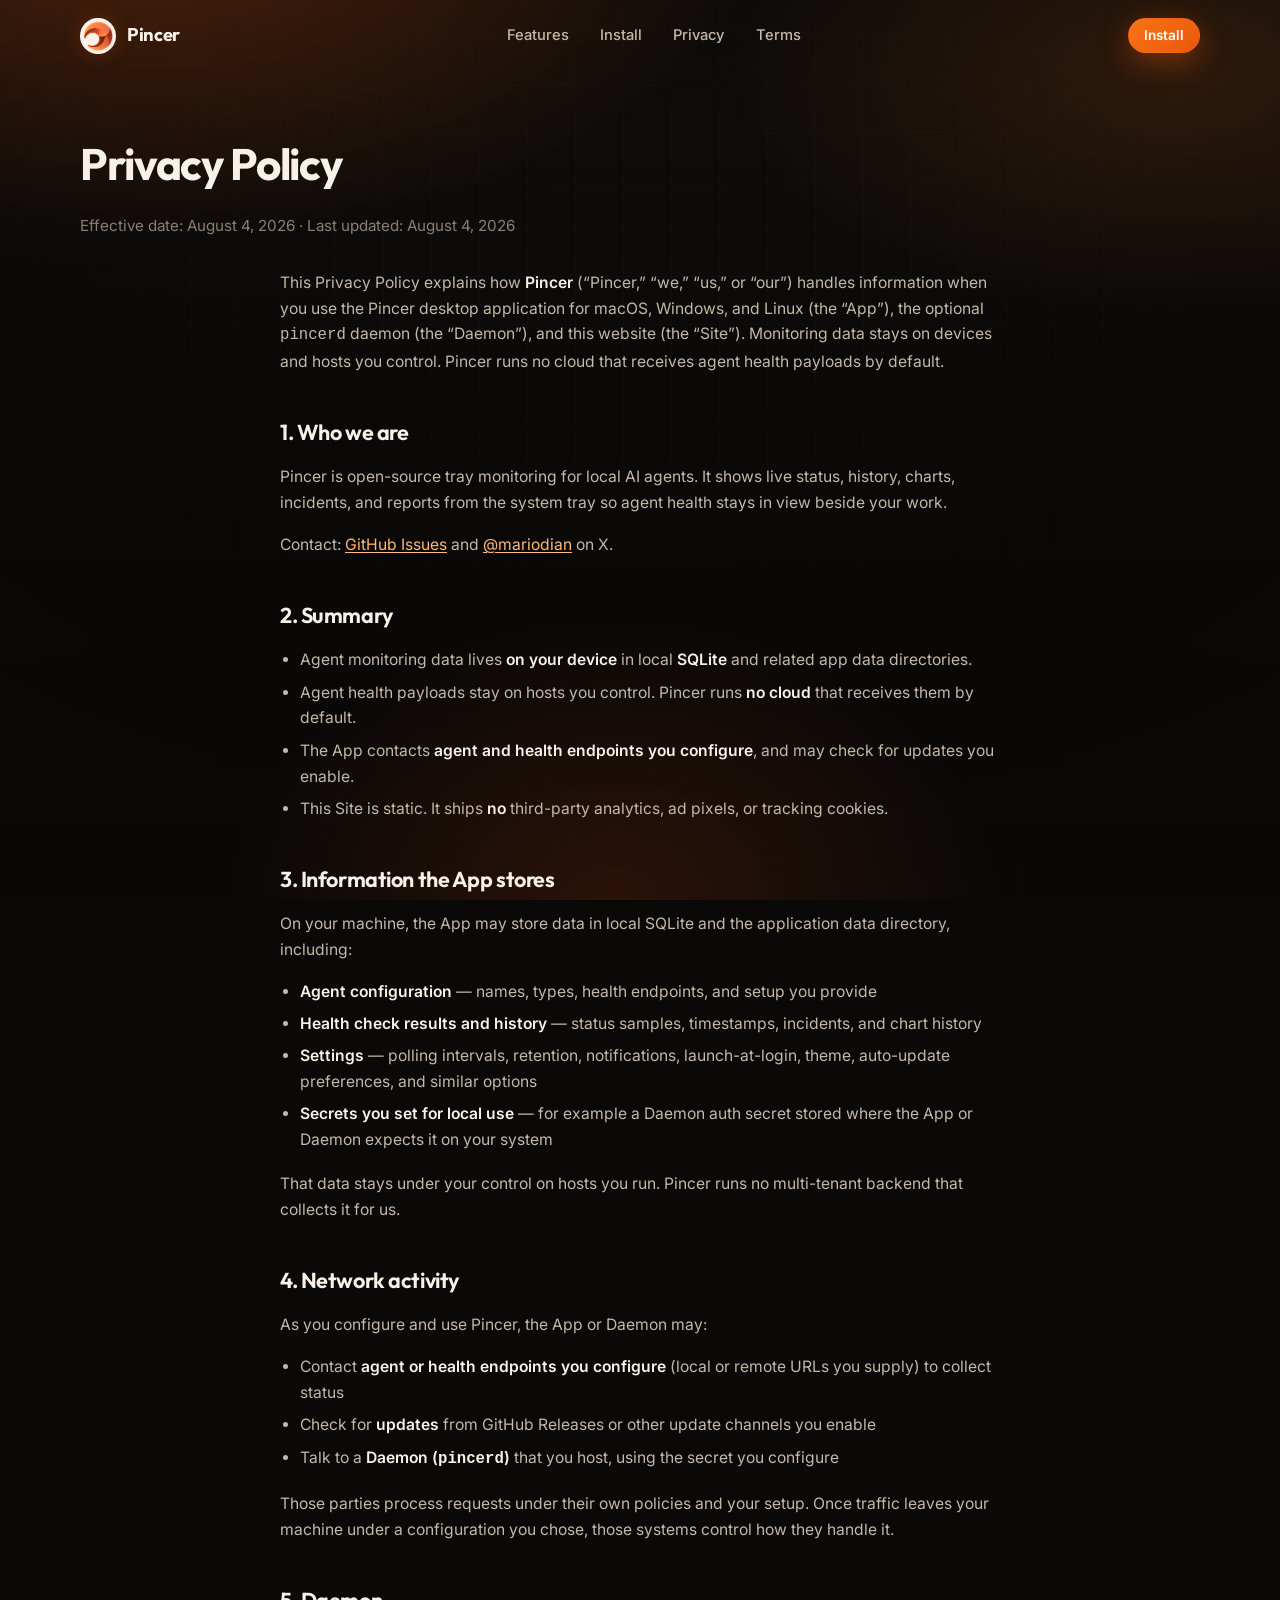
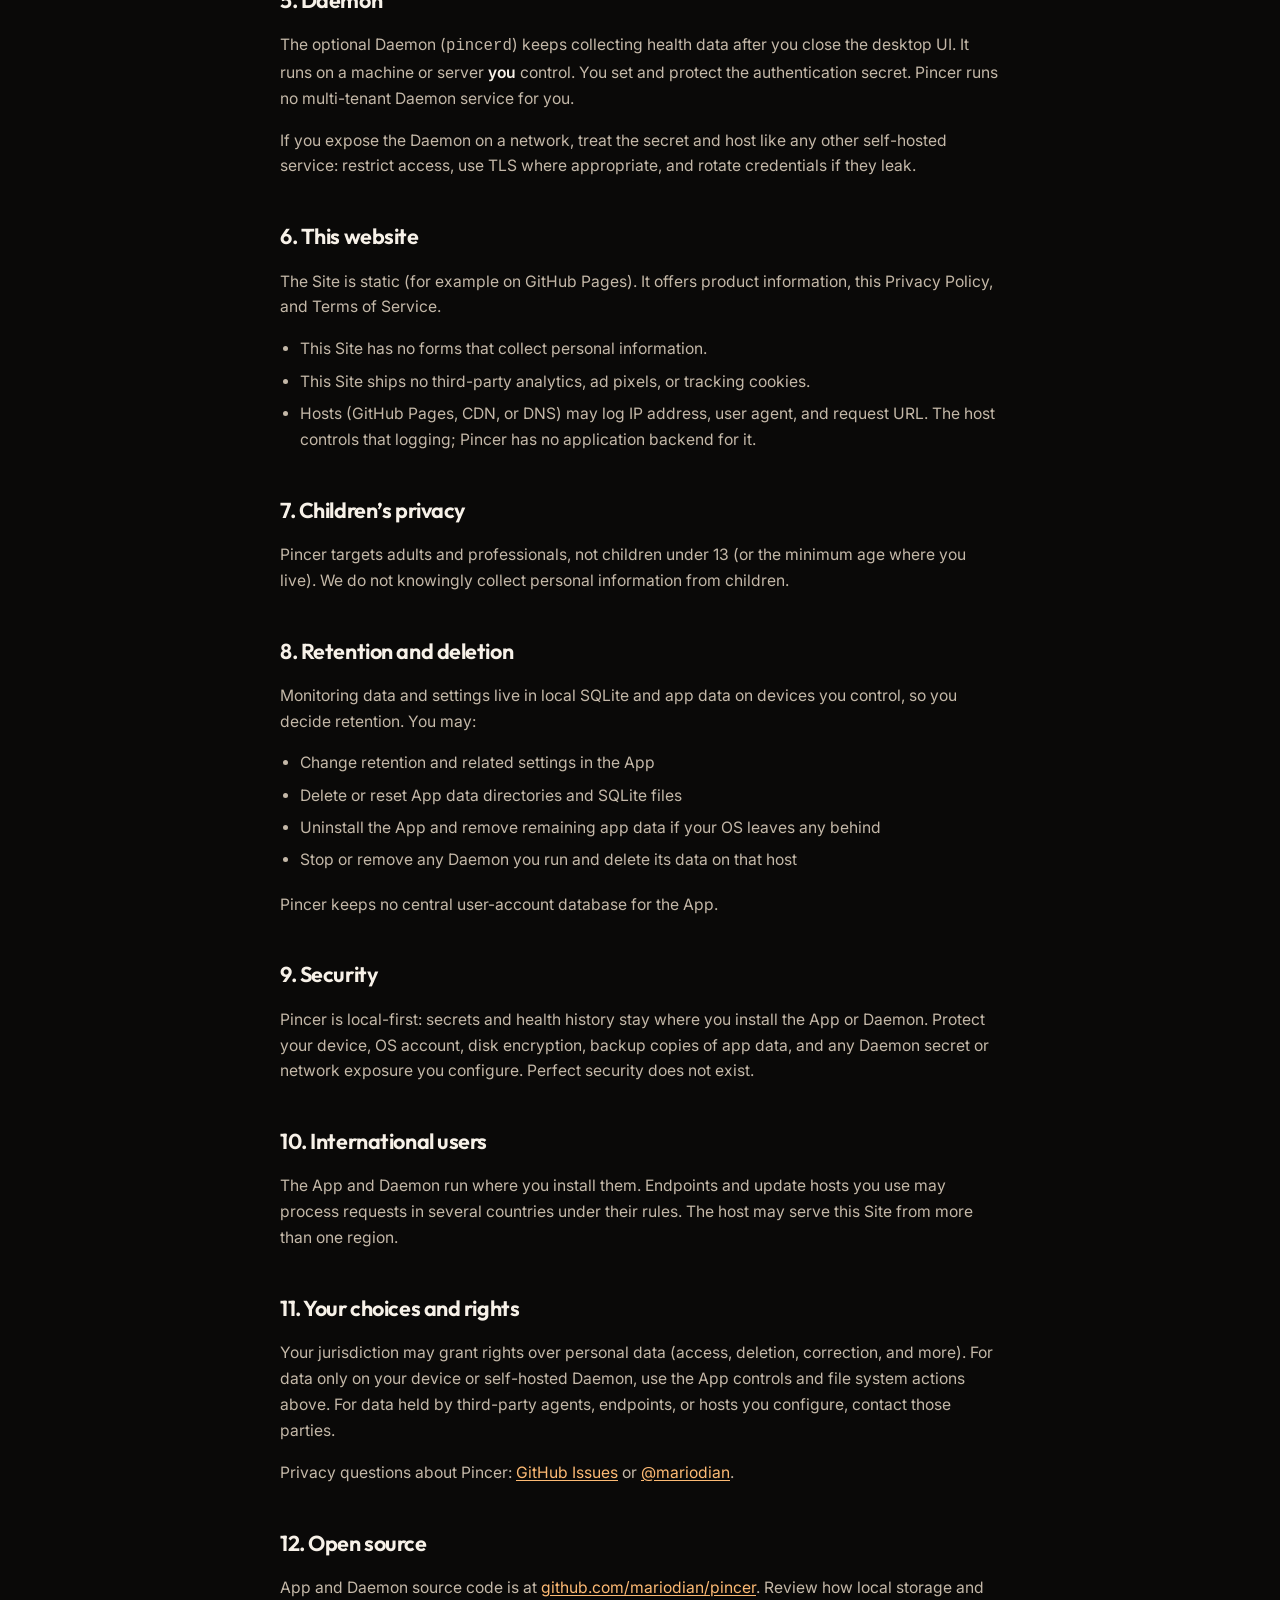
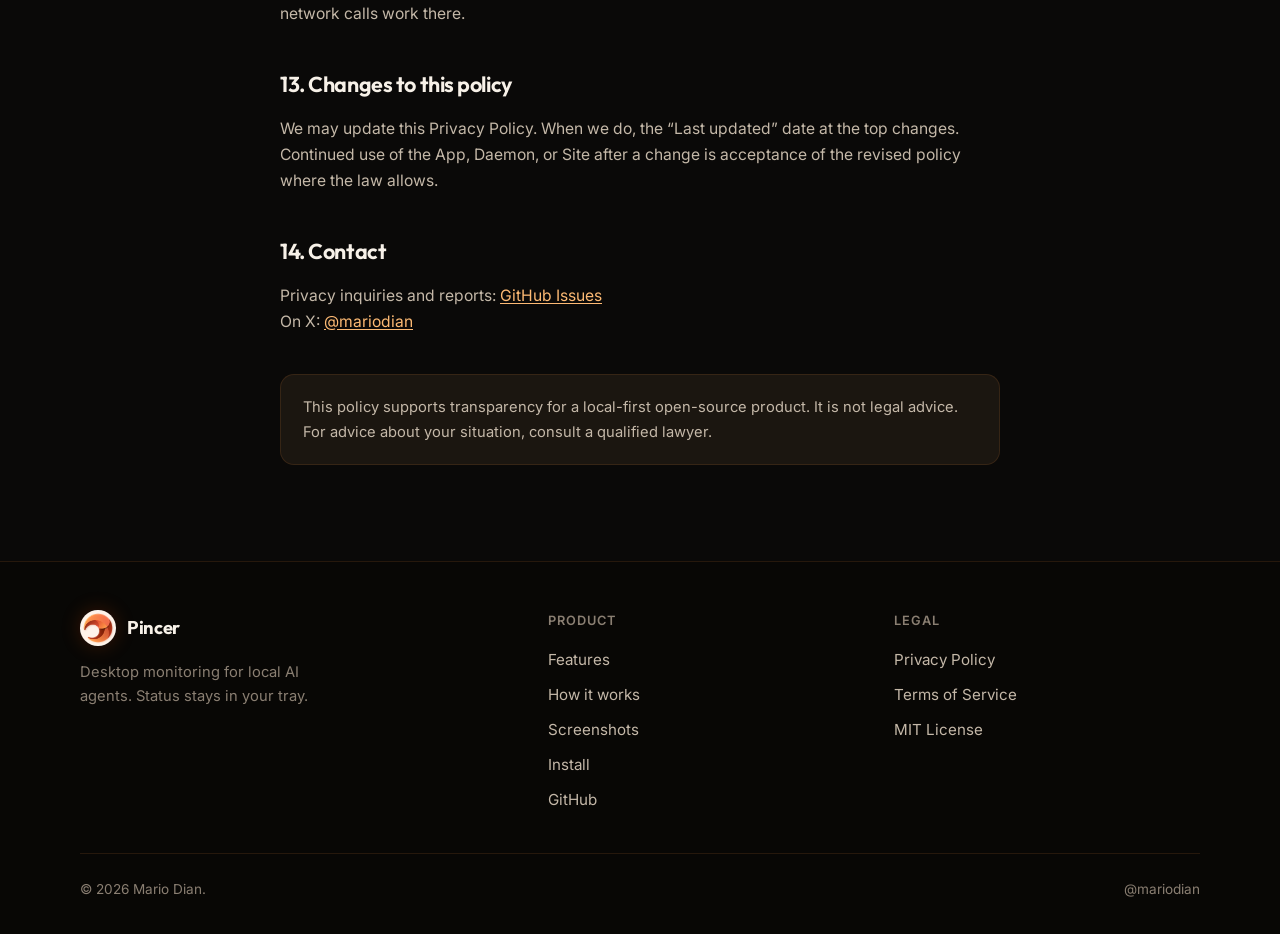
<file: pincer/privacy.html>
<!DOCTYPE html>
<html lang="en">
  <head>
    <meta charset="utf-8" />
    <meta name="viewport" content="width=device-width, initial-scale=1" />
    <title>Privacy Policy — Pincer</title>
    <meta
      name="description"
      content="Pincer Privacy Policy: agent monitoring data stays on your device in local SQLite. Agent health payloads stay on hosts you control."
    />
    <meta name="theme-color" content="#0a0908" />
    <link rel="icon" type="image/png" href="assets/icon-256.png" />
    <link rel="apple-touch-icon" href="assets/icon-256.png" />
    <link rel="preconnect" href="https://fonts.googleapis.com" />
    <link rel="preconnect" href="https://fonts.gstatic.com" crossorigin />
    <link
      href="https://fonts.googleapis.com/css2?family=Inter:wght@400;500;600;700&family=Outfit:wght@500;600;700&display=swap"
      rel="stylesheet"
    />
    <link rel="stylesheet" href="css/styles.css" />
  </head>
  <body>
    <div class="ops-bg" aria-hidden="true"></div>
    <div class="ops-grid" aria-hidden="true"></div>

    <header class="site-header scrolled">
      <nav class="nav" aria-label="Primary">
        <a class="brand" href="index.html">
          <img class="brand-mark" src="assets/icon-256.png" width="36" height="36" alt="" />
          Pincer
        </a>
        <ul class="nav-links">
          <li><a href="index.html#features">Features</a></li>
          <li><a href="index.html#install">Install</a></li>
          <li><a href="privacy.html" aria-current="page">Privacy</a></li>
          <li><a href="terms.html">Terms</a></li>
        </ul>
        <div class="nav-cta">
          <a class="btn btn-primary btn-sm" href="index.html#install">Install</a>
        </div>
        <button class="nav-toggle" type="button" aria-label="Open menu" aria-expanded="false">
          <svg viewBox="0 0 24 24" fill="none" stroke="currentColor" stroke-width="2" aria-hidden="true">
            <path d="M4 7h16M4 12h16M4 17h16" stroke-linecap="round" />
          </svg>
        </button>
      </nav>
    </header>

    <main>
      <div class="container legal-hero">
        <h1>Privacy Policy</h1>
        <p class="legal-meta">Effective date: August 4, 2026 · Last updated: August 4, 2026</p>
      </div>

      <article class="container legal-content">
        <p>
          This Privacy Policy explains how <strong>Pincer</strong> (“Pincer,” “we,” “us,” or “our”)
          handles information when you use the Pincer desktop application for macOS, Windows, and
          Linux (the “App”), the optional <code>pincerd</code> daemon (the “Daemon”), and this
          website (the “Site”). Monitoring data stays on devices and hosts you control. Pincer runs
          no cloud that receives agent health payloads by default.
        </p>

        <h2>1. Who we are</h2>
        <p>
          Pincer is open-source tray monitoring for local AI agents. It shows live status, history,
          charts, incidents, and reports from the system tray so agent health stays in view beside
          your work.
        </p>
        <p>
          Contact:
          <a href="https://github.com/mariodian/pincer/issues" target="_blank" rel="noopener noreferrer">GitHub Issues</a>
          and
          <a href="https://x.com/mariodian" target="_blank" rel="noopener noreferrer">@mariodian</a>
          on X.
        </p>

        <h2>2. Summary</h2>
        <ul>
          <li>
            Agent monitoring data lives <strong>on your device</strong> in local
            <strong>SQLite</strong> and related app data directories.
          </li>
          <li>
            Agent health payloads stay on hosts you control. Pincer runs <strong>no cloud</strong>
            that receives them by default.
          </li>
          <li>
            The App contacts <strong>agent and health endpoints you configure</strong>, and may
            check for updates you enable.
          </li>
          <li>
            This Site is static. It ships <strong>no</strong> third-party analytics, ad pixels, or
            tracking cookies.
          </li>
        </ul>

        <h2>3. Information the App stores</h2>
        <p>
          On your machine, the App may store data in local SQLite and the application data directory,
          including:
        </p>
        <ul>
          <li><strong>Agent configuration</strong> — names, types, health endpoints, and setup you provide</li>
          <li><strong>Health check results and history</strong> — status samples, timestamps, incidents, and chart history</li>
          <li>
            <strong>Settings</strong> — polling intervals, retention, notifications, launch-at-login,
            theme, auto-update preferences, and similar options
          </li>
          <li>
            <strong>Secrets you set for local use</strong> — for example a Daemon auth secret stored
            where the App or Daemon expects it on your system
          </li>
        </ul>
        <p>
          That data stays under your control on hosts you run. Pincer runs no multi-tenant backend
          that collects it for us.
        </p>

        <h2>4. Network activity</h2>
        <p>As you configure and use Pincer, the App or Daemon may:</p>
        <ul>
          <li>
            Contact <strong>agent or health endpoints you configure</strong> (local or remote URLs
            you supply) to collect status
          </li>
          <li>
            Check for <strong>updates</strong> from GitHub Releases or other update channels you
            enable
          </li>
          <li>
            Talk to a <strong>Daemon (<code>pincerd</code>)</strong> that you host, using the secret
            you configure
          </li>
        </ul>
        <p>
          Those parties process requests under their own policies and your setup. Once traffic leaves
          your machine under a configuration you chose, those systems control how they handle it.
        </p>

        <h2>5. Daemon</h2>
        <p>
          The optional Daemon (<code>pincerd</code>) keeps collecting health data after you close the
          desktop UI. It runs on a machine or server <strong>you</strong> control. You set and protect
          the authentication secret. Pincer runs no multi-tenant Daemon service for you.
        </p>
        <p>
          If you expose the Daemon on a network, treat the secret and host like any other self-hosted
          service: restrict access, use TLS where appropriate, and rotate credentials if they leak.
        </p>

        <h2>6. This website</h2>
        <p>
          The Site is static (for example on GitHub Pages). It offers product information, this
          Privacy Policy, and Terms of Service.
        </p>
        <ul>
          <li>This Site has no forms that collect personal information.</li>
          <li>This Site ships no third-party analytics, ad pixels, or tracking cookies.</li>
          <li>
            Hosts (GitHub Pages, CDN, or DNS) may log IP address, user agent, and request URL. The
            host controls that logging; Pincer has no application backend for it.
          </li>
        </ul>

        <h2>7. Children’s privacy</h2>
        <p>
          Pincer targets adults and professionals, not children under 13 (or the minimum age where
          you live). We do not knowingly collect personal information from children.
        </p>

        <h2>8. Retention and deletion</h2>
        <p>
          Monitoring data and settings live in local SQLite and app data on devices you control, so
          you decide retention. You may:
        </p>
        <ul>
          <li>Change retention and related settings in the App</li>
          <li>Delete or reset App data directories and SQLite files</li>
          <li>Uninstall the App and remove remaining app data if your OS leaves any behind</li>
          <li>Stop or remove any Daemon you run and delete its data on that host</li>
        </ul>
        <p>Pincer keeps no central user-account database for the App.</p>

        <h2>9. Security</h2>
        <p>
          Pincer is local-first: secrets and health history stay where you install the App or Daemon.
          Protect your device, OS account, disk encryption, backup copies of app data, and any Daemon
          secret or network exposure you configure. Perfect security does not exist.
        </p>

        <h2>10. International users</h2>
        <p>
          The App and Daemon run where you install them. Endpoints and update hosts you use may
          process requests in several countries under their rules. The host may serve this Site from
          more than one region.
        </p>

        <h2>11. Your choices and rights</h2>
        <p>
          Your jurisdiction may grant rights over personal data (access, deletion, correction, and
          more). For data only on your device or self-hosted Daemon, use the App controls and file
          system actions above. For data held by third-party agents, endpoints, or hosts you
          configure, contact those parties.
        </p>
        <p>
          Privacy questions about Pincer:
          <a href="https://github.com/mariodian/pincer/issues" target="_blank" rel="noopener noreferrer">GitHub Issues</a>
          or
          <a href="https://x.com/mariodian" target="_blank" rel="noopener noreferrer">@mariodian</a>.
        </p>

        <h2>12. Open source</h2>
        <p>
          App and Daemon source code is at
          <a href="https://github.com/mariodian/pincer" target="_blank" rel="noopener noreferrer">github.com/mariodian/pincer</a>.
          Review how local storage and network calls work there.
        </p>

        <h2>13. Changes to this policy</h2>
        <p>
          We may update this Privacy Policy. When we do, the “Last updated” date at the top changes.
          Continued use of the App, Daemon, or Site after a change is acceptance of the revised
          policy where the law allows.
        </p>

        <h2>14. Contact</h2>
        <p>
          Privacy inquiries and reports:
          <a href="https://github.com/mariodian/pincer/issues" target="_blank" rel="noopener noreferrer">GitHub Issues</a><br />
          On X:
          <a href="https://x.com/mariodian" target="_blank" rel="noopener noreferrer">@mariodian</a>
        </p>

        <div class="legal-note">
          This policy supports transparency for a local-first open-source product. It is not legal
          advice. For advice about your situation, consult a qualified lawyer.
        </div>
      </article>
    </main>

    <footer class="site-footer">
      <div class="container">
        <div class="footer-grid">
          <div class="footer-brand">
            <a class="brand" href="index.html">
              <img class="brand-mark" src="assets/icon-256.png" width="36" height="36" alt="" />
              Pincer
            </a>
            <p>Desktop monitoring for local AI agents. Status stays in your tray.</p>
          </div>
          <div class="footer-col">
            <h4>Product</h4>
            <ul>
              <li><a href="index.html#features">Features</a></li>
              <li><a href="index.html#how-it-works">How it works</a></li>
              <li><a href="index.html#screenshots">Screenshots</a></li>
              <li><a href="index.html#install">Install</a></li>
              <li>
                <a href="https://github.com/mariodian/pincer" target="_blank" rel="noopener noreferrer">GitHub</a>
              </li>
            </ul>
          </div>
          <div class="footer-col">
            <h4>Legal</h4>
            <ul>
              <li><a href="privacy.html">Privacy Policy</a></li>
              <li><a href="terms.html">Terms of Service</a></li>
              <li>
                <a
                  href="https://github.com/mariodian/pincer/blob/main/LICENSE"
                  target="_blank"
                  rel="noopener noreferrer"
                  >MIT License</a
                >
              </li>
            </ul>
          </div>
        </div>
        <div class="footer-bottom">
          <span>© <span data-year>2026</span> Mario Dian.</span>
          <span>
            <a href="https://x.com/mariodian" target="_blank" rel="noopener noreferrer">@mariodian</a>
          </span>
        </div>
      </div>
    </footer>

    <script src="js/main.js" defer></script>
  </body>
</html>
</file>
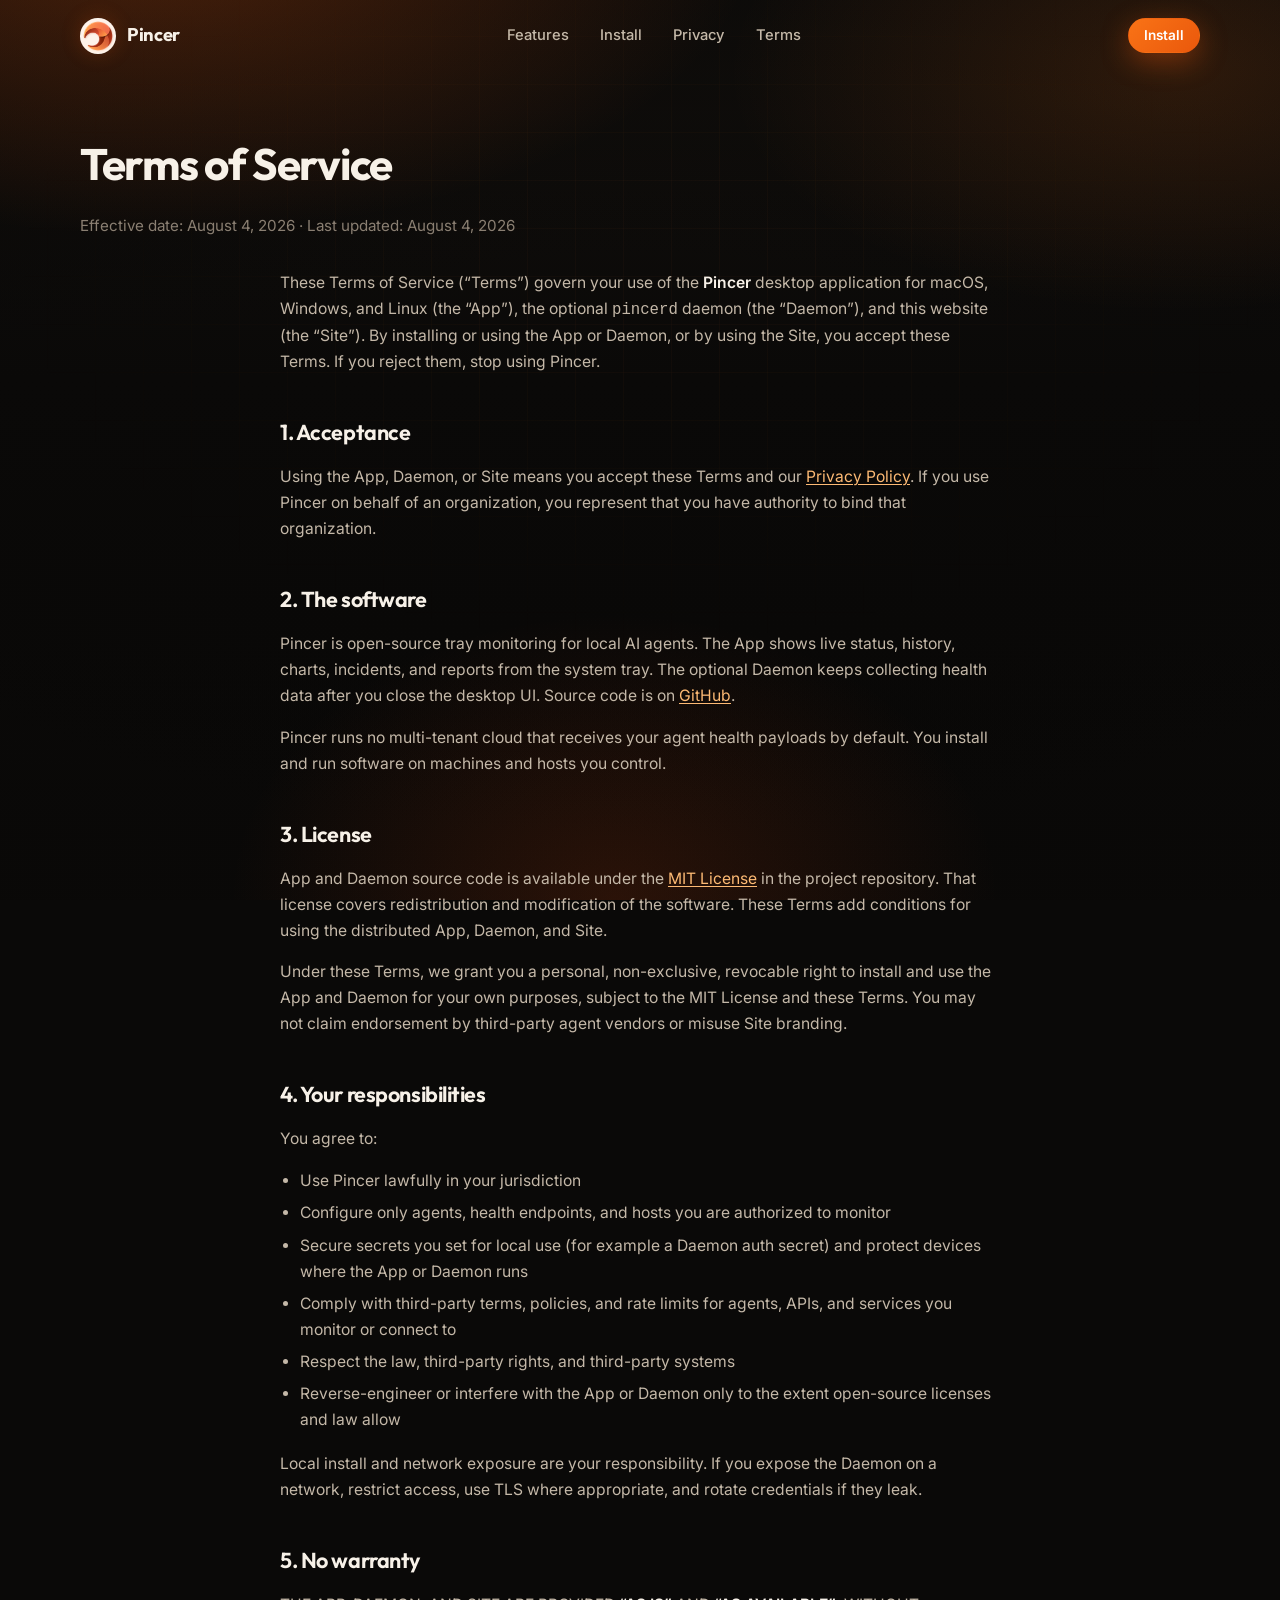
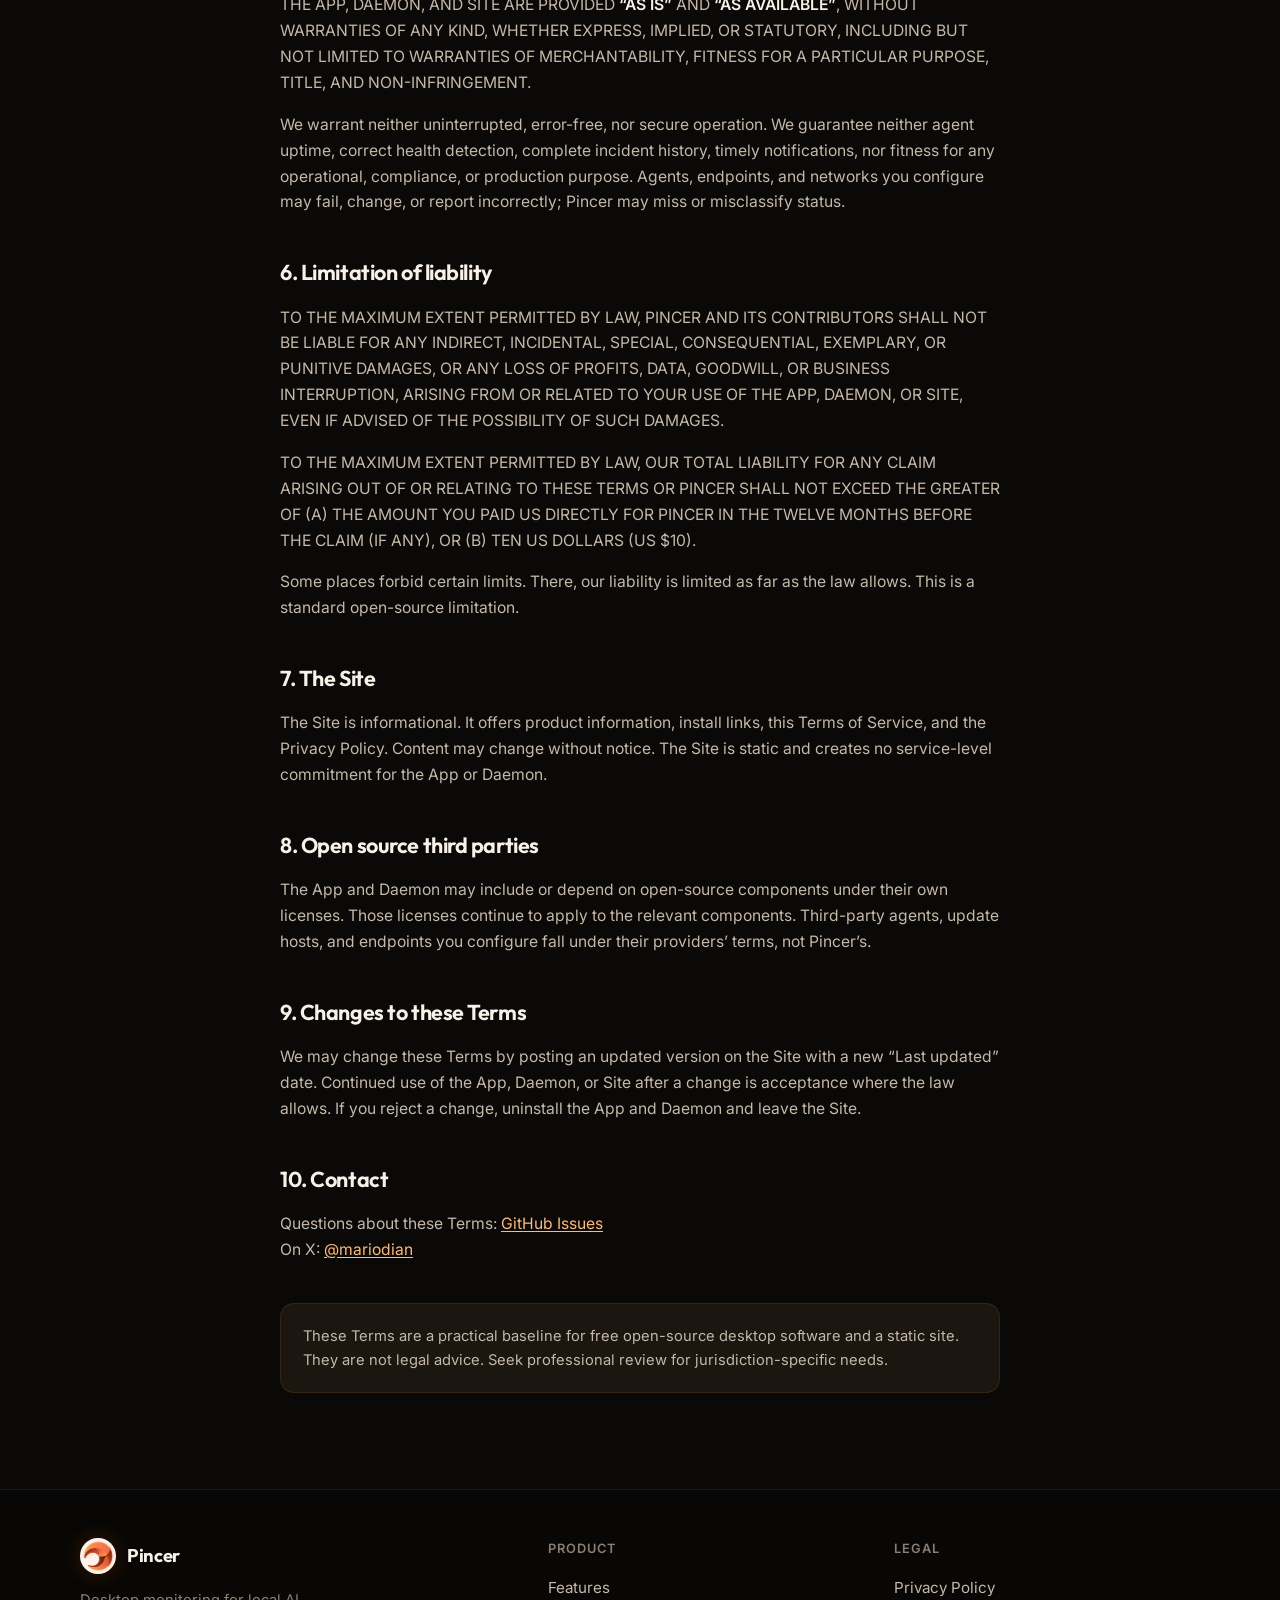
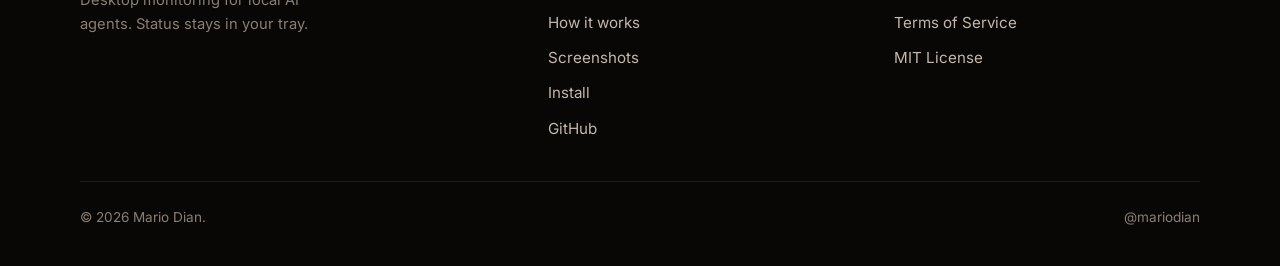
<file: pincer/terms.html>
<!DOCTYPE html>
<html lang="en">
  <head>
    <meta charset="utf-8" />
    <meta name="viewport" content="width=device-width, initial-scale=1" />
    <title>Terms of Service — Pincer</title>
    <meta
      name="description"
      content="Pincer Terms of Service: MIT-licensed desktop agent monitoring, as-is, no warranty for agent uptime."
    />
    <meta name="theme-color" content="#0a0908" />
    <link rel="icon" type="image/png" href="assets/icon-256.png" />
    <link rel="apple-touch-icon" href="assets/icon-256.png" />
    <link rel="preconnect" href="https://fonts.googleapis.com" />
    <link rel="preconnect" href="https://fonts.gstatic.com" crossorigin />
    <link
      href="https://fonts.googleapis.com/css2?family=Inter:wght@400;500;600;700&family=Outfit:wght@500;600;700&display=swap"
      rel="stylesheet"
    />
    <link rel="stylesheet" href="css/styles.css" />
  </head>
  <body>
    <div class="ops-bg" aria-hidden="true"></div>
    <div class="ops-grid" aria-hidden="true"></div>

    <header class="site-header scrolled">
      <nav class="nav" aria-label="Primary">
        <a class="brand" href="index.html">
          <img class="brand-mark" src="assets/icon-256.png" width="36" height="36" alt="" />
          Pincer
        </a>
        <ul class="nav-links">
          <li><a href="index.html#features">Features</a></li>
          <li><a href="index.html#install">Install</a></li>
          <li><a href="privacy.html">Privacy</a></li>
          <li><a href="terms.html" aria-current="page">Terms</a></li>
        </ul>
        <div class="nav-cta">
          <a class="btn btn-primary btn-sm" href="index.html#install">Install</a>
        </div>
        <button class="nav-toggle" type="button" aria-label="Open menu" aria-expanded="false">
          <svg viewBox="0 0 24 24" fill="none" stroke="currentColor" stroke-width="2" aria-hidden="true">
            <path d="M4 7h16M4 12h16M4 17h16" stroke-linecap="round" />
          </svg>
        </button>
      </nav>
    </header>

    <main>
      <div class="container legal-hero">
        <h1>Terms of Service</h1>
        <p class="legal-meta">Effective date: August 4, 2026 · Last updated: August 4, 2026</p>
      </div>

      <article class="container legal-content">
        <p>
          These Terms of Service (“Terms”) govern your use of the <strong>Pincer</strong> desktop
          application for macOS, Windows, and Linux (the “App”), the optional
          <code>pincerd</code> daemon (the “Daemon”), and this website (the “Site”). By installing
          or using the App or Daemon, or by using the Site, you accept these Terms. If you reject
          them, stop using Pincer.
        </p>

        <h2>1. Acceptance</h2>
        <p>
          Using the App, Daemon, or Site means you accept these Terms and our
          <a href="privacy.html">Privacy Policy</a>. If you use Pincer on behalf of an organization,
          you represent that you have authority to bind that organization.
        </p>

        <h2>2. The software</h2>
        <p>
          Pincer is open-source tray monitoring for local AI agents. The App shows live status,
          history, charts, incidents, and reports from the system tray. The optional Daemon keeps
          collecting health data after you close the desktop UI. Source code is on
          <a href="https://github.com/mariodian/pincer" target="_blank" rel="noopener noreferrer">GitHub</a>.
        </p>
        <p>
          Pincer runs no multi-tenant cloud that receives your agent health payloads by default. You
          install and run software on machines and hosts you control.
        </p>

        <h2>3. License</h2>
        <p>
          App and Daemon source code is available under the
          <a
            href="https://github.com/mariodian/pincer/blob/main/LICENSE"
            target="_blank"
            rel="noopener noreferrer"
            >MIT License</a
          >
          in the project repository. That license covers redistribution and modification of the
          software. These Terms add conditions for using the distributed App, Daemon, and Site.
        </p>
        <p>
          Under these Terms, we grant you a personal, non-exclusive, revocable right to install and
          use the App and Daemon for your own purposes, subject to the MIT License and these Terms.
          You may not claim endorsement by third-party agent vendors or misuse Site branding.
        </p>

        <h2>4. Your responsibilities</h2>
        <p>You agree to:</p>
        <ul>
          <li>Use Pincer lawfully in your jurisdiction</li>
          <li>Configure only agents, health endpoints, and hosts you are authorized to monitor</li>
          <li>
            Secure secrets you set for local use (for example a Daemon auth secret) and protect
            devices where the App or Daemon runs
          </li>
          <li>
            Comply with third-party terms, policies, and rate limits for agents, APIs, and services
            you monitor or connect to
          </li>
          <li>Respect the law, third-party rights, and third-party systems</li>
          <li>
            Reverse-engineer or interfere with the App or Daemon only to the extent open-source
            licenses and law allow
          </li>
        </ul>
        <p>
          Local install and network exposure are your responsibility. If you expose the Daemon on a
          network, restrict access, use TLS where appropriate, and rotate credentials if they leak.
        </p>

        <h2>5. No warranty</h2>
        <p>
          THE APP, DAEMON, AND SITE ARE PROVIDED <strong>“AS IS”</strong> AND
          <strong>“AS AVAILABLE”</strong>, WITHOUT WARRANTIES OF ANY KIND, WHETHER EXPRESS, IMPLIED,
          OR STATUTORY, INCLUDING BUT NOT LIMITED TO WARRANTIES OF MERCHANTABILITY, FITNESS FOR A
          PARTICULAR PURPOSE, TITLE, AND NON-INFRINGEMENT.
        </p>
        <p>
          We warrant neither uninterrupted, error-free, nor secure operation. We guarantee neither
          agent uptime, correct health detection, complete incident history, timely notifications,
          nor fitness for any operational, compliance, or production purpose. Agents, endpoints, and
          networks you configure may fail, change, or report incorrectly; Pincer may miss or
          misclassify status.
        </p>

        <h2>6. Limitation of liability</h2>
        <p>
          TO THE MAXIMUM EXTENT PERMITTED BY LAW, PINCER AND ITS CONTRIBUTORS SHALL NOT BE LIABLE
          FOR ANY INDIRECT, INCIDENTAL, SPECIAL, CONSEQUENTIAL, EXEMPLARY, OR PUNITIVE DAMAGES, OR
          ANY LOSS OF PROFITS, DATA, GOODWILL, OR BUSINESS INTERRUPTION, ARISING FROM OR RELATED TO
          YOUR USE OF THE APP, DAEMON, OR SITE, EVEN IF ADVISED OF THE POSSIBILITY OF SUCH DAMAGES.
        </p>
        <p>
          TO THE MAXIMUM EXTENT PERMITTED BY LAW, OUR TOTAL LIABILITY FOR ANY CLAIM ARISING OUT OF OR
          RELATING TO THESE TERMS OR PINCER SHALL NOT EXCEED THE GREATER OF (A) THE AMOUNT YOU PAID
          US DIRECTLY FOR PINCER IN THE TWELVE MONTHS BEFORE THE CLAIM (IF ANY), OR (B) TEN US
          DOLLARS (US&nbsp;$10).
        </p>
        <p>
          Some places forbid certain limits. There, our liability is limited as far as the law
          allows. This is a standard open-source limitation.
        </p>

        <h2>7. The Site</h2>
        <p>
          The Site is informational. It offers product information, install links, this Terms of
          Service, and the Privacy Policy. Content may change without notice. The Site is static and
          creates no service-level commitment for the App or Daemon.
        </p>

        <h2>8. Open source third parties</h2>
        <p>
          The App and Daemon may include or depend on open-source components under their own
          licenses. Those licenses continue to apply to the relevant components. Third-party agents,
          update hosts, and endpoints you configure fall under their providers’ terms, not Pincer’s.
        </p>

        <h2>9. Changes to these Terms</h2>
        <p>
          We may change these Terms by posting an updated version on the Site with a new “Last
          updated” date. Continued use of the App, Daemon, or Site after a change is acceptance
          where the law allows. If you reject a change, uninstall the App and Daemon and leave the
          Site.
        </p>

        <h2>10. Contact</h2>
        <p>
          Questions about these Terms:
          <a href="https://github.com/mariodian/pincer/issues" target="_blank" rel="noopener noreferrer">GitHub Issues</a><br />
          On X:
          <a href="https://x.com/mariodian" target="_blank" rel="noopener noreferrer">@mariodian</a>
        </p>

        <div class="legal-note">
          These Terms are a practical baseline for free open-source desktop software and a static
          site. They are not legal advice. Seek professional review for jurisdiction-specific needs.
        </div>
      </article>
    </main>

    <footer class="site-footer">
      <div class="container">
        <div class="footer-grid">
          <div class="footer-brand">
            <a class="brand" href="index.html">
              <img class="brand-mark" src="assets/icon-256.png" width="36" height="36" alt="" />
              Pincer
            </a>
            <p>Desktop monitoring for local AI agents. Status stays in your tray.</p>
          </div>
          <div class="footer-col">
            <h4>Product</h4>
            <ul>
              <li><a href="index.html#features">Features</a></li>
              <li><a href="index.html#how-it-works">How it works</a></li>
              <li><a href="index.html#screenshots">Screenshots</a></li>
              <li><a href="index.html#install">Install</a></li>
              <li>
                <a href="https://github.com/mariodian/pincer" target="_blank" rel="noopener noreferrer">GitHub</a>
              </li>
            </ul>
          </div>
          <div class="footer-col">
            <h4>Legal</h4>
            <ul>
              <li><a href="privacy.html">Privacy Policy</a></li>
              <li><a href="terms.html">Terms of Service</a></li>
              <li>
                <a
                  href="https://github.com/mariodian/pincer/blob/main/LICENSE"
                  target="_blank"
                  rel="noopener noreferrer"
                  >MIT License</a
                >
              </li>
            </ul>
          </div>
        </div>
        <div class="footer-bottom">
          <span>© <span data-year>2026</span> Mario Dian.</span>
          <span>
            <a href="https://x.com/mariodian" target="_blank" rel="noopener noreferrer">@mariodian</a>
          </span>
        </div>
      </div>
    </footer>

    <script src="js/main.js" defer></script>
  </body>
</html>
</file>
<file: css/styles.css>
/* Mario Dian Apps hub: root landing (neutral dark studio) */

:root {
  --bg-deep: #060708;
  --bg-base: #0b0c0f;
  --bg-elevated: #12141a;
  --bg-card: rgba(18, 20, 26, 0.82);
  --bg-glass: rgba(10, 11, 14, 0.72);

  --ink-50: #f4f5f7;
  --ink-100: #e4e6eb;
  --ink-200: #c4c8d0;
  --ink-300: #9aa1ad;
  --ink-400: #6b7280;
  --ink-500: #4b5160;

  --silver: #d7dde8;
  --silver-glow: rgba(215, 221, 232, 0.18);

  --pincer-amber: #f97316;
  --pincer-amber-soft: rgba(249, 115, 22, 0.22);
  --pincer-border: rgba(251, 146, 60, 0.28);
  --pincer-glow: rgba(249, 115, 22, 0.35);

  --starshelf-purple: #8b4dff;
  --starshelf-purple-soft: rgba(139, 77, 255, 0.22);
  --starshelf-border: rgba(196, 154, 255, 0.28);
  --starshelf-glow: rgba(139, 77, 255, 0.35);

  --text-primary: #f0f2f5;
  --text-secondary: #a8aeb8;
  --text-muted: #6b7280;

  --border-subtle: rgba(215, 221, 232, 0.08);
  --border-strong: rgba(215, 221, 232, 0.16);
  --border-focus: var(--silver);

  --radius-sm: 8px;
  --radius-md: 14px;
  --radius-lg: 22px;
  --radius-xl: 28px;
  --radius-pill: 999px;

  --shadow-card: 0 20px 50px rgba(0, 0, 0, 0.45);
  --shadow-btn: 0 8px 24px rgba(0, 0, 0, 0.35);

  --font-sans: "Inter", system-ui, -apple-system, BlinkMacSystemFont, "Segoe UI",
    sans-serif;
  --font-display: "Outfit", var(--font-sans);

  --nav-h: 68px;
  --container: 1040px;
  --ease: cubic-bezier(0.22, 1, 0.36, 1);
  --header-blur: saturate(140%) blur(16px);
}

*,
*::before,
*::after {
  box-sizing: border-box;
}

html {
  -webkit-text-size-adjust: 100%;
}

body {
  margin: 0;
  min-height: 100vh;
  font-family: var(--font-sans);
  font-size: 16px;
  line-height: 1.65;
  color: var(--text-primary);
  background: var(--bg-deep);
  -webkit-font-smoothing: antialiased;
  -moz-osx-font-smoothing: grayscale;
  overflow-x: hidden;
  display: flex;
  flex-direction: column;
}

img {
  max-width: 100%;
  height: auto;
  display: block;
}

a {
  color: inherit;
  text-decoration: none;
}

button {
  font: inherit;
  color: inherit;
  background: none;
  border: 0;
  cursor: pointer;
}

ul {
  margin: 0;
  padding: 0;
  list-style: none;
}

.container {
  width: min(100% - 2.5rem, var(--container));
  margin-inline: auto;
}

/* ——— Atmosphere ——— */

.studio-bg {
  position: fixed;
  inset: 0;
  z-index: -2;
  background:
    radial-gradient(ellipse 80% 55% at 50% -10%, rgba(215, 221, 232, 0.07), transparent 55%),
    radial-gradient(ellipse 45% 40% at 15% 70%, rgba(249, 115, 22, 0.05), transparent 50%),
    radial-gradient(ellipse 45% 40% at 85% 70%, rgba(139, 77, 255, 0.06), transparent 50%),
    var(--bg-deep);
}

.studio-grid {
  position: fixed;
  inset: 0;
  z-index: -1;
  background-image:
    linear-gradient(rgba(215, 221, 232, 0.03) 1px, transparent 1px),
    linear-gradient(90deg, rgba(215, 221, 232, 0.03) 1px, transparent 1px);
  background-size: 64px 64px;
  mask-image: radial-gradient(ellipse 70% 60% at 50% 40%, black 20%, transparent 75%);
  pointer-events: none;
}

/* ——— Header ——— */

.site-header {
  position: sticky;
  top: 0;
  z-index: 50;
  height: var(--nav-h);
  display: flex;
  align-items: center;
  border-bottom: 1px solid transparent;
  transition: background 0.3s var(--ease), border-color 0.3s var(--ease),
    backdrop-filter 0.3s var(--ease);
}

.site-header.scrolled {
  background: var(--bg-glass);
  backdrop-filter: var(--header-blur);
  -webkit-backdrop-filter: var(--header-blur);
  border-bottom-color: var(--border-subtle);
}

.nav {
  width: min(100% - 2.5rem, var(--container));
  margin-inline: auto;
  display: flex;
  align-items: center;
  justify-content: space-between;
  gap: 1rem;
}

.brand {
  display: inline-flex;
  align-items: center;
  gap: 0.65rem;
  font-family: var(--font-display);
  font-weight: 600;
  font-size: 1.05rem;
  letter-spacing: -0.02em;
}

.brand-mark {
  width: 32px;
  height: 32px;
  border-radius: 9px;
  background: linear-gradient(145deg, #1a1c22, #0e1014);
  border: 1px solid var(--border-strong);
  display: grid;
  place-items: center;
  box-shadow: 0 0 20px var(--silver-glow);
}

.brand-mark svg {
  width: 16px;
  height: 16px;
  color: var(--silver);
}

.brand-sub {
  font-family: var(--font-sans);
  font-weight: 500;
  font-size: 0.8rem;
  color: var(--text-muted);
  letter-spacing: 0;
  margin-left: 0.15rem;
}

.nav-links-end {
  display: flex;
  align-items: center;
  gap: 0.5rem;
}

/* ——— Buttons ——— */

.btn {
  display: inline-flex;
  align-items: center;
  justify-content: center;
  gap: 0.45rem;
  font-weight: 600;
  font-size: 0.925rem;
  line-height: 1;
  border-radius: var(--radius-pill);
  border: 1px solid transparent;
  transition: transform 0.2s var(--ease), background 0.2s var(--ease),
    border-color 0.2s var(--ease), box-shadow 0.2s var(--ease), color 0.2s var(--ease);
}

.btn:focus-visible {
  outline: 2px solid var(--border-focus);
  outline-offset: 3px;
}

.btn svg {
  width: 1.1em;
  height: 1.1em;
  flex-shrink: 0;
}

.btn-sm {
  padding: 0.55rem 1rem;
  font-size: 0.85rem;
}

.btn-md {
  padding: 0.75rem 1.25rem;
}

.btn-primary {
  background: linear-gradient(180deg, #f0f2f5 0%, #d7dde8 100%);
  color: #0b0c0f;
  box-shadow: var(--shadow-btn);
}

.btn-primary:hover {
  transform: translateY(-1px);
  box-shadow: 0 10px 28px rgba(215, 221, 232, 0.18);
}

.btn-ghost {
  background: transparent;
  color: var(--text-secondary);
  border-color: var(--border-strong);
}

.btn-ghost:hover {
  color: var(--text-primary);
  border-color: rgba(215, 221, 232, 0.3);
  background: rgba(215, 221, 232, 0.04);
}

.btn-pincer {
  background: linear-gradient(180deg, #fb923c 0%, #ea580c 100%);
  color: #fff;
  box-shadow: 0 8px 24px var(--pincer-amber-soft);
}

.btn-pincer:hover {
  transform: translateY(-1px);
  box-shadow: 0 12px 32px var(--pincer-glow);
}

.btn-starshelf {
  background: linear-gradient(180deg, #a56eff 0%, #6b2fd9 100%);
  color: #fff;
  box-shadow: 0 8px 24px var(--starshelf-purple-soft);
}

.btn-starshelf:hover {
  transform: translateY(-1px);
  box-shadow: 0 12px 32px var(--starshelf-glow);
}

/* ——— Main / hero ——— */

main {
  flex: 1;
  display: flex;
  flex-direction: column;
}

.hero {
  position: relative;
  padding: clamp(2.5rem, 6vw, 4.5rem) 0 clamp(1.5rem, 3vw, 2rem);
  text-align: center;
}

.studio-line {
  margin: 0 0 1rem;
  font-family: var(--font-display);
  font-size: 0.9rem;
  font-weight: 500;
  letter-spacing: 0.06em;
  text-transform: uppercase;
  color: var(--text-muted);
}

.hero-badge {
  display: inline-flex;
  align-items: center;
  gap: 0.5rem;
  padding: 0.4rem 0.85rem;
  border-radius: var(--radius-pill);
  border: 1px solid var(--border-subtle);
  background: rgba(18, 20, 26, 0.7);
  color: var(--text-secondary);
  font-size: 0.8rem;
  font-weight: 500;
  letter-spacing: 0.01em;
  margin-bottom: 1.35rem;
}

.studio-mission {
  margin: 2.5rem auto 0;
  max-width: 32rem;
  text-align: center;
  color: var(--text-muted);
  font-size: 0.95rem;
  line-height: 1.7;
}

.hero-badge-dot {
  width: 7px;
  height: 7px;
  border-radius: 50%;
  background: var(--silver);
  box-shadow: 0 0 10px var(--silver-glow);
}

.hero h1 {
  margin: 0 0 1rem;
  font-family: var(--font-display);
  font-weight: 700;
  font-size: clamp(2.15rem, 5.2vw, 3.35rem);
  line-height: 1.12;
  letter-spacing: -0.035em;
}

.hero h1 .gradient {
  background: linear-gradient(120deg, #f4f5f7 0%, #b8c0cc 45%, #8b4dff 75%, #f97316 100%);
  -webkit-background-clip: text;
  background-clip: text;
  color: transparent;
}

.hero-lead {
  margin: 0 auto;
  max-width: 34rem;
  color: var(--text-secondary);
  font-size: clamp(1rem, 1.6vw, 1.125rem);
  line-height: 1.7;
  text-wrap: pretty;
}

.hero-lead-line {
  display: block;
}

/* ——— Product stage ——— */

.products {
  padding: 1.5rem 0 3rem;
}

.product-grid {
  display: grid;
  grid-template-columns: 1fr;
  gap: 1.25rem;
}

@media (min-width: 780px) {
  .product-grid {
    grid-template-columns: 1fr 1fr;
    gap: 1.5rem;
    align-items: stretch;
  }
}

.product-card {
  position: relative;
  display: flex;
  flex-direction: column;
  gap: 1.25rem;
  padding: 1.75rem;
  border-radius: var(--radius-xl);
  background: var(--bg-card);
  border: 1px solid var(--border-subtle);
  box-shadow: var(--shadow-card);
  backdrop-filter: blur(12px);
  -webkit-backdrop-filter: blur(12px);
  overflow: hidden;
  transition: transform 0.35s var(--ease), border-color 0.35s var(--ease),
    box-shadow 0.35s var(--ease);
}

.product-card::before {
  content: "";
  position: absolute;
  inset: 0;
  opacity: 0;
  transition: opacity 0.35s var(--ease);
  pointer-events: none;
}

.product-card:hover {
  transform: translateY(-4px);
}

.product-card:focus-within {
  outline: none;
}

.product-card--pincer {
  border-color: var(--pincer-border);
}

.product-card--pincer::before {
  background: radial-gradient(ellipse 80% 60% at 20% 0%, var(--pincer-amber-soft), transparent 60%);
}

.product-card--pincer:hover {
  border-color: rgba(251, 146, 60, 0.45);
  box-shadow: 0 24px 60px rgba(0, 0, 0, 0.5), 0 0 48px var(--pincer-amber-soft);
}

.product-card--pincer:hover::before {
  opacity: 1;
}

.product-card--starshelf {
  border-color: var(--starshelf-border);
}

.product-card--starshelf::before {
  background: radial-gradient(ellipse 80% 60% at 20% 0%, var(--starshelf-purple-soft), transparent 60%);
}

.product-card--starshelf:hover {
  border-color: rgba(196, 154, 255, 0.45);
  box-shadow: 0 24px 60px rgba(0, 0, 0, 0.5), 0 0 48px var(--starshelf-purple-soft);
}

.product-card--starshelf:hover::before {
  opacity: 1;
}

.product-card-top {
  display: flex;
  align-items: flex-start;
  gap: 1rem;
  position: relative;
}

.product-icon {
  width: 56px;
  height: 56px;
  border-radius: 14px;
  flex-shrink: 0;
  box-shadow: 0 8px 24px rgba(0, 0, 0, 0.35);
}

.product-card--pincer .product-icon {
  box-shadow: 0 8px 24px var(--pincer-amber-soft);
}

.product-card--starshelf .product-icon {
  box-shadow: 0 8px 24px var(--starshelf-purple-soft);
}

.product-meta {
  min-width: 0;
  text-align: left;
}

.product-name {
  margin: 0 0 0.25rem;
  font-family: var(--font-display);
  font-weight: 650;
  font-size: 1.45rem;
  letter-spacing: -0.02em;
  line-height: 1.2;
}

.product-tagline {
  margin: 0;
  color: var(--text-secondary);
  font-size: 0.975rem;
  line-height: 1.5;
}

.product-body {
  position: relative;
  flex: 1;
  text-align: left;
}

.product-desc {
  margin: 0 0 1rem;
  color: var(--text-secondary);
  font-size: 0.95rem;
  line-height: 1.65;
}

.product-tags {
  display: flex;
  flex-wrap: wrap;
  gap: 0.45rem;
}

.tag {
  display: inline-flex;
  align-items: center;
  padding: 0.3rem 0.65rem;
  border-radius: var(--radius-pill);
  font-size: 0.75rem;
  font-weight: 550;
  letter-spacing: 0.01em;
  border: 1px solid var(--border-subtle);
  color: var(--text-muted);
  background: rgba(0, 0, 0, 0.25);
}

.product-card--pincer .tag {
  border-color: rgba(251, 146, 60, 0.2);
  color: #fdba74;
}

.product-card--starshelf .tag {
  border-color: rgba(196, 154, 255, 0.2);
  color: #c49aff;
}

.product-actions {
  position: relative;
  display: flex;
  flex-wrap: wrap;
  gap: 0.65rem;
  margin-top: auto;
  padding-top: 0.25rem;
}

/* ——— Footer ——— */

.site-footer {
  margin-top: auto;
  padding: 1.75rem 0 2.25rem;
  border-top: 1px solid var(--border-subtle);
}

.footer-inner {
  display: flex;
  flex-wrap: wrap;
  align-items: center;
  justify-content: center;
  gap: 0.5rem 1rem;
  color: var(--text-muted);
  font-size: 0.85rem;
}

.footer-inner a {
  color: var(--text-secondary);
  transition: color 0.2s var(--ease);
}

.footer-inner a:hover {
  color: var(--text-primary);
}

.footer-dot {
  opacity: 0.4;
}

/* ——— Reveal ——— */

.reveal {
  opacity: 0;
  transform: translateY(14px);
  transition: opacity 0.7s var(--ease), transform 0.7s var(--ease);
}

.reveal.visible {
  opacity: 1;
  transform: none;
}

.reveal-delay-1 {
  transition-delay: 0.08s;
}
.reveal-delay-2 {
  transition-delay: 0.16s;
}
.reveal-delay-3 {
  transition-delay: 0.24s;
}
.reveal-delay-4 {
  transition-delay: 0.32s;
}

@media (prefers-reduced-motion: reduce) {
  *,
  *::before,
  *::after {
    animation-duration: 0.01ms !important;
    animation-iteration-count: 1 !important;
    transition-duration: 0.01ms !important;
  }

  .reveal {
    opacity: 1;
    transform: none;
  }

  .product-card:hover {
    transform: none;
  }
}
</file>
<file: pincer/css/styles.css>
/* Pincer — warm amber ops product site */

:root {
  --bg-deep: #0a0908;
  --bg-base: #100e0c;
  --bg-elevated: #1a1612;
  --bg-card: rgba(32, 26, 20, 0.78);
  --bg-card-solid: #1c1713;
  --bg-glass: rgba(16, 14, 12, 0.78);

  --amber-50: #fff7ed;
  --amber-100: #ffedd5;
  --amber-200: #fed7aa;
  --amber-300: #fdba74;
  --amber-400: #fb923c;
  --amber-500: #f97316;
  --amber-600: #ea580c;
  --amber-700: #c2410c;
  --amber-glow: rgba(249, 115, 22, 0.4);
  --amber-glow-soft: rgba(234, 88, 12, 0.22);

  --text-primary: #f7f1e8;
  --text-secondary: #c4b8a8;
  --text-muted: #8a7f72;
  --text-inverse: #ffffff;

  --border-subtle: rgba(251, 146, 60, 0.12);
  --border-strong: rgba(251, 146, 60, 0.24);
  --border-focus: var(--amber-400);

  --status-ok: #3dd68c;
  --status-warn: #fbbf24;
  --status-bad: #f87171;

  --radius-sm: 8px;
  --radius-md: 14px;
  --radius-lg: 22px;
  --radius-xl: 32px;
  --radius-pill: 999px;

  --shadow-card: 0 18px 50px rgba(0, 0, 0, 0.5);
  --shadow-glow: 0 0 60px var(--amber-glow-soft);
  --shadow-btn: 0 8px 28px rgba(234, 88, 12, 0.4);

  --font-sans: "Inter", system-ui, -apple-system, BlinkMacSystemFont, "Segoe UI",
    sans-serif;
  --font-display: "Outfit", var(--font-sans);
  --font-mono: ui-monospace, SFMono-Regular, Menlo, Monaco, Consolas, monospace;

  --nav-h: 72px;
  --container: 1120px;
  --ease: cubic-bezier(0.22, 1, 0.36, 1);
  --header-blur: saturate(140%) blur(16px);
}

/* ——— Reset / base ——— */

*,
*::before,
*::after {
  box-sizing: border-box;
}

html {
  scroll-behavior: smooth;
  scroll-padding-top: calc(var(--nav-h) + 16px);
  -webkit-text-size-adjust: 100%;
}

body {
  margin: 0;
  min-height: 100vh;
  font-family: var(--font-sans);
  font-size: 16px;
  line-height: 1.65;
  color: var(--text-primary);
  background: var(--bg-deep);
  -webkit-font-smoothing: antialiased;
  -moz-osx-font-smoothing: grayscale;
  overflow-x: hidden;
}

img {
  max-width: 100%;
  height: auto;
  display: block;
}

a {
  color: var(--amber-300);
  text-decoration: none;
  transition: color 0.2s var(--ease);
}

a:hover {
  color: var(--amber-100);
}

:focus-visible {
  outline: 2px solid var(--border-focus);
  outline-offset: 3px;
}

/* ——— Atmosphere ——— */

.ops-bg {
  position: fixed;
  inset: 0;
  z-index: -2;
  pointer-events: none;
  background:
    radial-gradient(1100px 560px at 12% -8%, rgba(234, 88, 12, 0.28), transparent 55%),
    radial-gradient(900px 480px at 92% 8%, rgba(249, 115, 22, 0.14), transparent 50%),
    radial-gradient(700px 520px at 48% 100%, rgba(194, 65, 12, 0.18), transparent 55%),
    radial-gradient(ellipse 80% 50% at 50% 50%, transparent 40%, rgba(10, 9, 8, 0.65) 100%),
    linear-gradient(180deg, #120f0c 0%, var(--bg-deep) 42%, #080706 100%);
}

.ops-grid {
  position: fixed;
  inset: 0;
  z-index: -1;
  pointer-events: none;
  opacity: 0.07;
  background-image:
    repeating-linear-gradient(
      0deg,
      transparent,
      transparent 47px,
      rgba(251, 146, 60, 0.45) 47px,
      rgba(251, 146, 60, 0.45) 48px
    ),
    repeating-linear-gradient(
      90deg,
      transparent,
      transparent 47px,
      rgba(251, 146, 60, 0.45) 47px,
      rgba(251, 146, 60, 0.45) 48px
    );
  mask-image: radial-gradient(ellipse 70% 60% at 50% 30%, black 20%, transparent 75%);
  -webkit-mask-image: radial-gradient(
    ellipse 70% 60% at 50% 30%,
    black 20%,
    transparent 75%
  );
}

/* ——— Layout ——— */

.container {
  width: min(100% - 2.5rem, var(--container));
  margin-inline: auto;
}

.section {
  padding: 5.5rem 0;
  position: relative;
}

.section-sm {
  padding: 3.5rem 0;
}

.section-label {
  display: inline-flex;
  align-items: center;
  gap: 0.5rem;
  font-size: 0.8rem;
  font-weight: 600;
  letter-spacing: 0.12em;
  text-transform: uppercase;
  color: var(--amber-300);
  margin-bottom: 1rem;
}

.section-label::before {
  content: "";
  width: 18px;
  height: 1px;
  background: linear-gradient(90deg, var(--amber-400), transparent);
}

.section-title {
  font-family: var(--font-display);
  font-size: clamp(1.85rem, 3.5vw, 2.75rem);
  font-weight: 700;
  letter-spacing: -0.03em;
  line-height: 1.15;
  margin: 0 0 1rem;
  color: var(--text-primary);
}

.section-lead {
  font-size: 1.1rem;
  color: var(--text-secondary);
  max-width: 36rem;
  margin: 0;
}

.section-header {
  margin-bottom: 3rem;
  max-width: 40rem;
}

.section-header.centered {
  text-align: center;
  margin-inline: auto;
}

.section-header.centered .section-lead {
  margin-inline: auto;
}

/* ——— Header / nav ——— */

.site-header {
  position: sticky;
  top: 0;
  z-index: 100;
  height: var(--nav-h);
  display: flex;
  align-items: center;
  border-bottom: 1px solid transparent;
  transition:
    background 0.3s var(--ease),
    border-color 0.3s var(--ease),
    backdrop-filter 0.3s var(--ease);
}

.site-header.scrolled {
  background: var(--bg-glass);
  backdrop-filter: var(--header-blur);
  -webkit-backdrop-filter: var(--header-blur);
  border-bottom-color: var(--border-subtle);
}

.nav {
  display: flex;
  align-items: center;
  justify-content: space-between;
  gap: 1.5rem;
  width: min(100% - 2.5rem, var(--container));
  margin-inline: auto;
}

.brand {
  display: inline-flex;
  align-items: center;
  gap: 0.7rem;
  color: var(--text-primary);
  font-family: var(--font-display);
  font-weight: 700;
  font-size: 1.15rem;
  letter-spacing: -0.02em;
}

.brand:hover {
  color: var(--text-primary);
}

.brand-mark {
  width: 36px;
  height: 36px;
  border-radius: 50%;
  box-shadow: 0 0 20px var(--amber-glow-soft);
}

.nav-links {
  display: flex;
  align-items: center;
  gap: 0.25rem;
  list-style: none;
  margin: 0;
  padding: 0;
}

.nav-links a {
  display: inline-flex;
  padding: 0.5rem 0.85rem;
  color: var(--text-secondary);
  font-size: 0.92rem;
  font-weight: 500;
  border-radius: var(--radius-sm);
  transition:
    color 0.2s var(--ease),
    background 0.2s var(--ease);
}

.nav-links a:hover {
  color: var(--text-primary);
  background: rgba(255, 255, 255, 0.04);
}

.nav-cta {
  display: flex;
  align-items: center;
  gap: 0.6rem;
}

.nav-toggle {
  display: none;
  width: 42px;
  height: 42px;
  border: 1px solid var(--border-subtle);
  border-radius: var(--radius-sm);
  background: transparent;
  color: var(--text-primary);
  cursor: pointer;
  align-items: center;
  justify-content: center;
  padding: 0;
}

.nav-toggle svg {
  width: 20px;
  height: 20px;
}

/* ——— Buttons ——— */

.btn {
  display: inline-flex;
  align-items: center;
  justify-content: center;
  gap: 0.55rem;
  padding: 0.75rem 1.25rem;
  font-family: inherit;
  font-size: 0.95rem;
  font-weight: 600;
  line-height: 1.2;
  border-radius: var(--radius-pill);
  border: 1px solid transparent;
  cursor: pointer;
  text-decoration: none;
  white-space: nowrap;
  transition:
    transform 0.2s var(--ease),
    background 0.2s var(--ease),
    border-color 0.2s var(--ease),
    box-shadow 0.2s var(--ease),
    color 0.2s var(--ease);
}

.btn:hover {
  transform: translateY(-1px);
}

.btn:active {
  transform: translateY(0);
}

.btn svg {
  width: 18px;
  height: 18px;
  flex-shrink: 0;
}

.btn-primary {
  color: var(--text-inverse);
  background: linear-gradient(135deg, var(--amber-500), var(--amber-600));
  box-shadow: var(--shadow-btn);
}

.btn-primary:hover {
  color: var(--text-inverse);
  background: linear-gradient(135deg, var(--amber-400), var(--amber-500));
  box-shadow: 0 10px 32px rgba(249, 115, 22, 0.5);
}

.btn-ghost {
  color: var(--text-primary);
  background: rgba(255, 255, 255, 0.04);
  border-color: var(--border-strong);
}

.btn-ghost:hover {
  color: var(--text-primary);
  background: rgba(255, 255, 255, 0.08);
  border-color: var(--amber-400);
}

.btn-sm {
  padding: 0.5rem 0.95rem;
  font-size: 0.85rem;
}

.btn-lg {
  padding: 0.95rem 1.55rem;
  font-size: 1rem;
}

/* ——— Reveal animations ——— */

.reveal {
  opacity: 0;
  transform: translateY(22px);
  transition:
    opacity 0.7s var(--ease),
    transform 0.7s var(--ease);
}

.reveal.visible {
  opacity: 1;
  transform: translateY(0);
}

.reveal-delay-1 {
  transition-delay: 0.08s;
}

.reveal-delay-2 {
  transition-delay: 0.16s;
}

.reveal-delay-3 {
  transition-delay: 0.24s;
}

.reveal-delay-4 {
  transition-delay: 0.32s;
}

@media (prefers-reduced-motion: reduce) {
  html {
    scroll-behavior: auto;
  }

  .reveal {
    opacity: 1;
    transform: none;
    transition: none;
  }

  .btn:hover {
    transform: none;
  }
}

/* ——— Hero ——— */

.hero {
  padding: 4rem 0 5.5rem;
  position: relative;
  text-align: center;
}

.hero-orb {
  position: absolute;
  left: 50%;
  top: 8%;
  width: min(680px, 92vw);
  height: min(680px, 92vw);
  transform: translateX(-50%);
  border-radius: 50%;
  background: radial-gradient(
    circle,
    rgba(249, 115, 22, 0.32) 0%,
    rgba(234, 88, 12, 0.12) 42%,
    transparent 70%
  );
  filter: blur(10px);
  pointer-events: none;
  z-index: -1;
  animation: pulse-orb 8s ease-in-out infinite;
}

@keyframes pulse-orb {
  0%,
  100% {
    opacity: 0.85;
    transform: translateX(-50%) scale(1);
  }
  50% {
    opacity: 1;
    transform: translateX(-50%) scale(1.05);
  }
}

.hero-badge {
  display: inline-flex;
  align-items: center;
  gap: 0.5rem;
  padding: 0.4rem 0.95rem;
  margin-bottom: 1.75rem;
  border-radius: var(--radius-pill);
  border: 1px solid var(--border-strong);
  background: rgba(28, 23, 19, 0.72);
  color: var(--text-secondary);
  font-size: 0.85rem;
  font-weight: 500;
  backdrop-filter: blur(8px);
  -webkit-backdrop-filter: blur(8px);
}

.hero-badge-dot {
  width: 7px;
  height: 7px;
  border-radius: 50%;
  background: var(--status-ok);
  box-shadow: 0 0 10px rgba(61, 214, 140, 0.55);
  animation: blink 2.4s ease-in-out infinite;
}

@keyframes blink {
  0%,
  100% {
    opacity: 1;
  }
  50% {
    opacity: 0.45;
  }
}

.hero-layout {
  display: grid;
  gap: 2.75rem;
  align-items: center;
  text-align: center;
}

.hero-layout.split {
  grid-template-columns: minmax(0, 1.05fr) minmax(0, 0.95fr);
  text-align: left;
  gap: 3rem;
}

.hero-layout.split .hero-actions,
.hero-layout.split .hero-meta {
  justify-content: flex-start;
}

.hero-layout.split .hero-lead {
  margin-inline: 0;
}

.hero-layout.split h1 {
  margin-inline: 0;
  max-width: 14ch;
}

.hero h1 {
  font-family: var(--font-display);
  font-size: clamp(2.4rem, 6vw, 4rem);
  font-weight: 700;
  letter-spacing: -0.035em;
  line-height: 1.08;
  margin: 0 auto 1.25rem;
  max-width: 16ch;
  color: var(--text-primary);
}

.hero h1 .gradient {
  background: linear-gradient(
    120deg,
    #ffffff 0%,
    var(--amber-100) 35%,
    var(--amber-300) 65%,
    var(--amber-200) 100%
  );
  -webkit-background-clip: text;
  background-clip: text;
  color: transparent;
}

.hero-lead {
  font-size: clamp(1.05rem, 2vw, 1.25rem);
  color: var(--text-secondary);
  max-width: 34rem;
  margin: 0 auto 2.25rem;
  line-height: 1.7;
}

.hero-actions {
  display: flex;
  flex-wrap: wrap;
  justify-content: center;
  gap: 0.85rem;
  margin-bottom: 1.5rem;
}

.hero-meta {
  display: flex;
  flex-wrap: wrap;
  justify-content: center;
  gap: 1.25rem 1.75rem;
  color: var(--text-muted);
  font-size: 0.88rem;
}

.hero-meta span {
  display: inline-flex;
  align-items: center;
  gap: 0.4rem;
}

.hero-meta svg {
  width: 15px;
  height: 15px;
  opacity: 0.8;
  color: var(--amber-400);
}

/* Product frame around hero screenshot */
.hero-visual {
  position: relative;
  width: min(100%, 560px);
  margin-inline: auto;
  border-radius: var(--radius-xl);
  overflow: hidden;
  border: 1px solid var(--border-strong);
  background: var(--bg-elevated);
  box-shadow:
    var(--shadow-card),
    0 0 80px var(--amber-glow-soft),
    inset 0 1px 0 rgba(255, 255, 255, 0.06);
}

.hero-visual::before {
  content: "";
  position: absolute;
  inset: 0;
  border-radius: inherit;
  pointer-events: none;
  box-shadow: inset 0 0 0 1px rgba(251, 146, 60, 0.08);
  z-index: 1;
}

.hero-visual img {
  width: 100%;
  aspect-ratio: 16 / 10;
  object-fit: cover;
  object-position: top center;
}

.hero-layout.split .hero-visual {
  margin-inline: 0;
  width: 100%;
}

/* ——— Problem ——— */

.problem-grid {
  display: grid;
  grid-template-columns: 1fr 1fr;
  gap: 1.25rem;
  margin-top: 2.5rem;
}

.problem-card {
  padding: 1.75rem;
  border-radius: var(--radius-lg);
  border: 1px solid var(--border-subtle);
  background: var(--bg-card);
  backdrop-filter: blur(12px);
  -webkit-backdrop-filter: blur(12px);
}

.problem-card.highlight,
.highlight {
  border-color: rgba(249, 115, 22, 0.38);
  background:
    linear-gradient(145deg, rgba(234, 88, 12, 0.18), rgba(16, 14, 12, 0.82)),
    var(--bg-card);
  box-shadow: var(--shadow-glow);
}

.problem-card h3 {
  font-family: var(--font-display);
  font-size: 1.2rem;
  font-weight: 650;
  letter-spacing: -0.02em;
  margin: 0 0 0.65rem;
  color: var(--text-primary);
}

.problem-card p {
  margin: 0;
  color: var(--text-secondary);
  font-size: 0.98rem;
}

.problem-icon {
  width: 42px;
  height: 42px;
  border-radius: 12px;
  display: grid;
  place-items: center;
  margin-bottom: 1rem;
  background: rgba(255, 255, 255, 0.04);
  border: 1px solid var(--border-subtle);
  color: var(--amber-300);
}

.problem-card.highlight .problem-icon,
.highlight .problem-icon {
  background: rgba(249, 115, 22, 0.16);
  border-color: rgba(251, 146, 60, 0.35);
  color: var(--amber-200);
}

.problem-icon svg {
  width: 22px;
  height: 22px;
}

/* ——— Features ——— */

.features-grid,
.bento {
  display: grid;
  grid-template-columns: repeat(3, 1fr);
  gap: 1.15rem;
}

.feature-card {
  position: relative;
  padding: 1.6rem 1.5rem;
  border-radius: var(--radius-lg);
  border: 1px solid var(--border-subtle);
  background: var(--bg-card);
  backdrop-filter: blur(10px);
  -webkit-backdrop-filter: blur(10px);
  transition:
    transform 0.25s var(--ease),
    border-color 0.25s var(--ease),
    box-shadow 0.25s var(--ease);
  overflow: hidden;
}

.feature-card::before {
  content: "";
  position: absolute;
  inset: 0;
  background: linear-gradient(
    160deg,
    rgba(249, 115, 22, 0.12),
    transparent 45%
  );
  opacity: 0;
  transition: opacity 0.25s var(--ease);
  pointer-events: none;
}

.feature-card:hover {
  transform: translateY(-4px);
  border-color: rgba(251, 146, 60, 0.38);
  box-shadow: 0 16px 40px rgba(0, 0, 0, 0.35);
}

.feature-card:hover::before {
  opacity: 1;
}

.feature-icon {
  width: 44px;
  height: 44px;
  border-radius: 12px;
  display: grid;
  place-items: center;
  margin-bottom: 1.1rem;
  background: linear-gradient(
    145deg,
    rgba(249, 115, 22, 0.28),
    rgba(194, 65, 12, 0.14)
  );
  border: 1px solid rgba(251, 146, 60, 0.22);
  color: var(--amber-200);
}

/* Optional status-tinted wells */
.feature-icon.status-ok {
  background: linear-gradient(
    145deg,
    rgba(61, 214, 140, 0.22),
    rgba(61, 214, 140, 0.08)
  );
  border-color: rgba(61, 214, 140, 0.28);
  color: var(--status-ok);
}

.feature-icon.status-warn {
  background: linear-gradient(
    145deg,
    rgba(251, 191, 36, 0.22),
    rgba(251, 191, 36, 0.08)
  );
  border-color: rgba(251, 191, 36, 0.28);
  color: var(--status-warn);
}

.feature-icon.status-bad {
  background: linear-gradient(
    145deg,
    rgba(248, 113, 113, 0.22),
    rgba(248, 113, 113, 0.08)
  );
  border-color: rgba(248, 113, 113, 0.28);
  color: var(--status-bad);
}

.feature-icon svg {
  width: 22px;
  height: 22px;
}

.feature-card h3 {
  font-family: var(--font-display);
  font-size: 1.1rem;
  font-weight: 650;
  letter-spacing: -0.02em;
  margin: 0 0 0.55rem;
  color: var(--text-primary);
}

.feature-card p {
  margin: 0;
  color: var(--text-secondary);
  font-size: 0.95rem;
  line-height: 1.6;
}

/* ——— Agent chips ——— */

.agent-chips {
  display: flex;
  flex-wrap: wrap;
  gap: 0.65rem;
  margin-top: 1.5rem;
}

.agent-chip {
  display: inline-flex;
  align-items: center;
  gap: 0.45rem;
  padding: 0.5rem 0.95rem;
  border-radius: var(--radius-pill);
  border: 1px solid var(--border-subtle);
  background: rgba(32, 26, 20, 0.7);
  color: var(--text-secondary);
  font-size: 0.9rem;
  font-weight: 500;
  backdrop-filter: blur(8px);
  -webkit-backdrop-filter: blur(8px);
  transition:
    border-color 0.2s var(--ease),
    color 0.2s var(--ease),
    background 0.2s var(--ease);
}

.agent-chip:hover {
  border-color: var(--border-strong);
  color: var(--text-primary);
  background: rgba(249, 115, 22, 0.1);
}

.agent-chip svg {
  width: 16px;
  height: 16px;
  color: var(--amber-400);
}

/* ——— How it works ——— */

.steps {
  display: grid;
  grid-template-columns: repeat(3, 1fr);
  gap: 1.5rem;
  position: relative;
}

.step {
  position: relative;
  padding: 2rem 1.6rem 1.75rem;
  border-radius: var(--radius-lg);
  border: 1px solid var(--border-subtle);
  background: var(--bg-card);
  backdrop-filter: blur(10px);
  -webkit-backdrop-filter: blur(10px);
  text-align: left;
}

.step-num {
  display: inline-flex;
  align-items: center;
  justify-content: center;
  width: 36px;
  height: 36px;
  border-radius: 50%;
  margin-bottom: 1.15rem;
  font-family: var(--font-display);
  font-weight: 700;
  font-size: 0.95rem;
  color: var(--text-inverse);
  background: linear-gradient(135deg, var(--amber-400), var(--amber-600));
  box-shadow: 0 6px 18px var(--amber-glow-soft);
}

.step h3 {
  font-family: var(--font-display);
  font-size: 1.15rem;
  font-weight: 650;
  letter-spacing: -0.02em;
  margin: 0 0 0.6rem;
  color: var(--text-primary);
}

.step p {
  margin: 0;
  color: var(--text-secondary);
  font-size: 0.95rem;
}

/* ——— Screenshots ——— */

.shots-stage {
  position: relative;
}

.shot-main {
  border-radius: var(--radius-xl);
  overflow: hidden;
  border: 1px solid var(--border-strong);
  box-shadow:
    var(--shadow-card),
    0 0 80px var(--amber-glow-soft);
  background: var(--bg-elevated);
  margin-bottom: 1.25rem;
}

.shot-main img {
  width: 100%;
  aspect-ratio: 16 / 10;
  object-fit: cover;
  object-position: top center;
}

.shots-rail {
  display: grid;
  grid-template-columns: repeat(5, 1fr);
  gap: 0.85rem;
}

.shot-thumb {
  appearance: none;
  -webkit-appearance: none;
  border: 1px solid var(--border-subtle);
  border-radius: var(--radius-md);
  overflow: hidden;
  padding: 0;
  background: var(--bg-elevated);
  cursor: pointer;
  opacity: 0.65;
  transition:
    opacity 0.2s var(--ease),
    border-color 0.2s var(--ease),
    box-shadow 0.2s var(--ease),
    transform 0.2s var(--ease);
}

.shot-thumb:hover {
  opacity: 0.9;
  transform: translateY(-2px);
}

.shot-thumb.active {
  opacity: 1;
  border-color: var(--amber-400);
  box-shadow:
    0 0 0 1px var(--amber-500),
    0 8px 24px var(--amber-glow-soft);
}

.shot-thumb img {
  width: 100%;
  aspect-ratio: 16 / 10;
  object-fit: cover;
  object-position: top center;
  pointer-events: none;
}

.shot-caption {
  margin-top: 1.25rem;
  text-align: center;
  color: var(--text-secondary);
  font-size: 0.95rem;
  min-height: 1.5em;
}

/* ——— Daemon band ——— */

.daemon-band {
  position: relative;
  border-radius: var(--radius-xl);
  padding: clamp(2rem, 4vw, 2.75rem);
  border: 1px solid var(--border-subtle);
  background:
    linear-gradient(155deg, rgba(32, 26, 20, 0.95), rgba(16, 14, 12, 0.92)),
    var(--bg-elevated);
  box-shadow: var(--shadow-card);
  overflow: hidden;
}

.daemon-band::before {
  content: "";
  position: absolute;
  inset: 0;
  background: radial-gradient(
    420px 180px at 8% 0%,
    rgba(249, 115, 22, 0.12),
    transparent 60%
  );
  pointer-events: none;
}

.daemon-band > * {
  position: relative;
}

.daemon-band h2,
.daemon-band h3 {
  font-family: var(--font-display);
  font-weight: 700;
  letter-spacing: -0.03em;
  margin: 0 0 0.75rem;
  color: var(--text-primary);
}

.daemon-band h2 {
  font-size: clamp(1.5rem, 2.8vw, 2rem);
}

.daemon-band h3 {
  font-size: 1.25rem;
}

.daemon-band p {
  margin: 0 0 1.25rem;
  color: var(--text-secondary);
  max-width: 40rem;
}

.daemon-band p:last-child {
  margin-bottom: 0;
}

/* ——— Install band ——— */

.install-band {
  position: relative;
  border-radius: var(--radius-xl);
  padding: clamp(2.5rem, 5vw, 3.75rem);
  border: 1px solid rgba(249, 115, 22, 0.32);
  background:
    radial-gradient(600px 200px at 20% 0%, rgba(249, 115, 22, 0.26), transparent 60%),
    radial-gradient(500px 220px at 90% 100%, rgba(194, 65, 12, 0.28), transparent 55%),
    linear-gradient(160deg, #241810, #120e0b 60%, #1a140f);
  box-shadow: var(--shadow-glow);
  text-align: center;
  overflow: hidden;
}

.install-band h2 {
  font-family: var(--font-display);
  font-size: clamp(1.75rem, 3vw, 2.35rem);
  font-weight: 700;
  letter-spacing: -0.03em;
  margin: 0 0 0.75rem;
  color: var(--text-primary);
}

.install-band > p {
  margin: 0 auto 1.75rem;
  color: var(--text-secondary);
  max-width: 32rem;
}

.install-actions {
  display: flex;
  flex-wrap: wrap;
  justify-content: center;
  gap: 0.85rem;
}

/* Code block + copy */

.code-block {
  position: relative;
  text-align: left;
  margin: 0 auto 1.75rem;
  max-width: 36rem;
  border-radius: var(--radius-md);
  border: 1px solid var(--border-strong);
  background: var(--bg-deep);
  box-shadow: 0 12px 36px rgba(0, 0, 0, 0.4);
  overflow: hidden;
}

.code-block pre {
  margin: 0;
  padding: 1.15rem 3.5rem 1.15rem 1.25rem;
  font-family: var(--font-mono);
  font-size: 0.9rem;
  line-height: 1.65;
  color: var(--amber-100);
  overflow-x: auto;
  white-space: pre;
  tab-size: 2;
}

.code-block code {
  font-family: inherit;
  color: inherit;
}

.copy-btn {
  position: absolute;
  top: 0.65rem;
  right: 0.65rem;
  display: inline-flex;
  align-items: center;
  justify-content: center;
  gap: 0.35rem;
  padding: 0.4rem 0.7rem;
  border-radius: var(--radius-sm);
  border: 1px solid var(--border-subtle);
  background: rgba(255, 255, 255, 0.05);
  color: var(--text-secondary);
  font-family: inherit;
  font-size: 0.78rem;
  font-weight: 600;
  cursor: pointer;
  transition:
    background 0.2s var(--ease),
    border-color 0.2s var(--ease),
    color 0.2s var(--ease);
}

.copy-btn:hover {
  background: rgba(249, 115, 22, 0.14);
  border-color: var(--border-strong);
  color: var(--amber-100);
}

.copy-btn.copied {
  color: var(--status-ok);
  border-color: rgba(61, 214, 140, 0.35);
  background: rgba(61, 214, 140, 0.1);
}

.copy-btn svg {
  width: 14px;
  height: 14px;
}

.install-tip {
  margin: 1.25rem auto 0;
  max-width: 36rem;
  padding: 0.95rem 1.1rem;
  border-radius: var(--radius-md);
  border: 1px solid var(--border-subtle);
  background: rgba(0, 0, 0, 0.28);
  color: var(--text-muted);
  font-size: 0.88rem;
  text-align: left;
  line-height: 1.55;
}

.install-tip code,
.install-tip pre {
  font-family: var(--font-mono);
  font-size: 0.82rem;
  color: var(--amber-200);
}

.install-tip pre {
  margin: 0.55rem 0 0;
  padding: 0.65rem 0.8rem;
  border-radius: var(--radius-sm);
  background: var(--bg-deep);
  border: 1px solid var(--border-subtle);
  overflow-x: auto;
  white-space: pre;
}

.install-tip strong {
  color: var(--text-secondary);
  font-weight: 600;
}

/* ——— Footer ——— */

.site-footer {
  border-top: 1px solid var(--border-subtle);
  padding: 3rem 0 2.5rem;
  margin-top: 2rem;
  background: rgba(8, 7, 6, 0.65);
}

.footer-grid {
  display: grid;
  grid-template-columns: 1.4fr 1fr 1fr;
  gap: 2.5rem;
  margin-bottom: 2.5rem;
}

.footer-brand {
  display: flex;
  flex-direction: column;
  gap: 0.85rem;
}

.footer-brand .brand {
  width: fit-content;
}

.footer-brand p {
  margin: 0;
  color: var(--text-muted);
  font-size: 0.92rem;
  max-width: 28ch;
}

.footer-col h4 {
  margin: 0 0 0.9rem;
  font-size: 0.8rem;
  font-weight: 600;
  letter-spacing: 0.08em;
  text-transform: uppercase;
  color: var(--text-muted);
}

.footer-col ul {
  list-style: none;
  margin: 0;
  padding: 0;
  display: flex;
  flex-direction: column;
  gap: 0.55rem;
}

.footer-col a {
  color: var(--text-secondary);
  font-size: 0.95rem;
}

.footer-col a:hover {
  color: var(--amber-200);
}

.footer-bottom {
  display: flex;
  flex-wrap: wrap;
  justify-content: space-between;
  gap: 0.75rem;
  padding-top: 1.5rem;
  border-top: 1px solid var(--border-subtle);
  color: var(--text-muted);
  font-size: 0.85rem;
}

.footer-bottom a {
  color: var(--text-muted);
}

.footer-bottom a:hover {
  color: var(--amber-200);
}

/* ——— Legal pages ——— */

.legal-hero {
  padding: 3.5rem 0 2rem;
}

.legal-hero h1 {
  font-family: var(--font-display);
  font-size: clamp(2rem, 4vw, 2.75rem);
  font-weight: 700;
  letter-spacing: -0.03em;
  margin: 0 0 0.75rem;
  color: var(--text-primary);
}

.legal-meta {
  color: var(--text-muted);
  font-size: 0.95rem;
  margin: 0;
}

.legal-content {
  max-width: 720px;
  padding-bottom: 4rem;
}

.legal-content h2 {
  font-family: var(--font-display);
  font-size: 1.35rem;
  font-weight: 650;
  letter-spacing: -0.02em;
  margin: 2.5rem 0 0.85rem;
  color: var(--text-primary);
}

.legal-content h3 {
  font-family: var(--font-display);
  font-size: 1.1rem;
  font-weight: 600;
  margin: 1.75rem 0 0.65rem;
  color: var(--text-primary);
}

.legal-content p,
.legal-content li {
  color: var(--text-secondary);
  font-size: 0.98rem;
}

.legal-content p {
  margin: 0 0 1rem;
}

.legal-content ul,
.legal-content ol {
  margin: 0 0 1.15rem;
  padding-left: 1.25rem;
}

.legal-content li {
  margin-bottom: 0.4rem;
}

.legal-content strong {
  color: var(--text-primary);
  font-weight: 600;
}

.legal-content a {
  text-decoration: underline;
  text-underline-offset: 2px;
}

.legal-note {
  margin-top: 2.5rem;
  padding: 1.25rem 1.35rem;
  border-radius: var(--radius-md);
  border: 1px solid var(--border-subtle);
  background: var(--bg-card);
  color: var(--text-secondary);
  font-size: 0.92rem;
}

/* ——— Section motion extras ——— */

@media (prefers-reduced-motion: reduce) {
  .hero-orb,
  .hero-badge-dot {
    animation: none;
  }

  .feature-card:hover,
  .shot-thumb:hover {
    transform: none;
  }
}

/* ——— Responsive ——— */

/* Nav collapses to toggle ≤900px */
@media (max-width: 900px) {
  .nav {
    flex-wrap: wrap;
  }

  .nav-links,
  .nav-cta {
    display: none;
  }

  .nav-toggle {
    display: inline-flex;
  }

  .site-header.open {
    background: var(--bg-glass);
    backdrop-filter: var(--header-blur);
    -webkit-backdrop-filter: var(--header-blur);
    height: auto;
    min-height: var(--nav-h);
    align-items: flex-start;
    padding-block: 0.85rem;
  }

  .site-header.open .nav-links {
    display: flex;
    flex-direction: column;
    align-items: stretch;
    width: 100%;
    order: 3;
    margin-top: 0.75rem;
    padding-top: 0.75rem;
    border-top: 1px solid var(--border-subtle);
    gap: 0.15rem;
  }

  .site-header.open .nav-links a {
    padding: 0.85rem 0.5rem;
  }

  .site-header.open .nav-cta {
    display: flex;
    flex-direction: column;
    width: 100%;
    order: 4;
    margin-top: 0.5rem;
    gap: 0.55rem;
  }

  .site-header.open .nav-cta .btn {
    width: 100%;
  }

  .hero-layout.split {
    grid-template-columns: 1fr;
    text-align: center;
  }

  .hero-layout.split .hero-actions,
  .hero-layout.split .hero-meta {
    justify-content: center;
  }

  .hero-layout.split .hero-lead {
    margin-inline: auto;
  }

  .hero-layout.split h1 {
    margin-inline: auto;
    max-width: 16ch;
  }

  .hero-layout.split .hero-visual {
    margin-inline: auto;
  }

  .footer-grid {
    grid-template-columns: 1fr 1fr;
  }

  .footer-brand {
    grid-column: 1 / -1;
  }
}

/* Grids stack ≤720px */
@media (max-width: 720px) {
  .hero {
    padding-top: 2.5rem;
  }

  .problem-grid,
  .features-grid,
  .bento,
  .steps {
    grid-template-columns: 1fr;
  }

  .shots-rail {
    grid-template-columns: repeat(3, 1fr);
  }

  .footer-grid {
    grid-template-columns: 1fr;
    gap: 1.75rem;
  }

  .hero-actions {
    flex-direction: column;
    align-items: stretch;
  }

  .hero-actions .btn {
    width: 100%;
  }

  .install-actions {
    flex-direction: column;
    align-items: stretch;
  }

  .agent-chips {
    justify-content: flex-start;
  }
}

@media (max-width: 480px) {
  .shots-rail {
    grid-template-columns: repeat(2, 1fr);
  }

  .code-block pre {
    font-size: 0.82rem;
  }
}
</file>
<file: starshelf/css/styles.css>
/* Starshelf — dark cosmic product site */

:root {
  --bg-deep: #05040c;
  --bg-base: #0a0814;
  --bg-elevated: #12101f;
  --bg-card: rgba(24, 20, 42, 0.72);
  --bg-card-solid: #161328;
  --bg-glass: rgba(18, 16, 32, 0.72);

  --purple-50: #f3eaff;
  --purple-100: #e0c8ff;
  --purple-200: #c49aff;
  --purple-300: #a56eff;
  --purple-400: #8b4dff;
  --purple-500: #6b2fd9;
  --purple-600: #4c10a9;
  --purple-700: #3a0c82;
  --purple-glow: rgba(139, 77, 255, 0.45);
  --purple-glow-soft: rgba(76, 16, 169, 0.28);

  --text-primary: #f0ecf8;
  --text-secondary: #b7b0cc;
  --text-muted: #7d7694;
  --text-inverse: #ffffff;

  --border-subtle: rgba(196, 154, 255, 0.12);
  --border-strong: rgba(196, 154, 255, 0.22);
  --border-focus: var(--purple-400);

  --chrome: #4285f4;
  --firefox: #ff7139;
  --success: #3dd68c;

  --radius-sm: 8px;
  --radius-md: 14px;
  --radius-lg: 22px;
  --radius-xl: 32px;
  --radius-pill: 999px;

  --shadow-card: 0 18px 50px rgba(0, 0, 0, 0.45);
  --shadow-glow: 0 0 60px var(--purple-glow-soft);
  --shadow-btn: 0 8px 28px rgba(76, 16, 169, 0.45);

  --font-sans: "Inter", system-ui, -apple-system, BlinkMacSystemFont, "Segoe UI",
    sans-serif;
  --font-display: "Space Grotesk", var(--font-sans);

  --nav-h: 72px;
  --container: 1120px;
  --ease: cubic-bezier(0.22, 1, 0.36, 1);
  --header-blur: saturate(140%) blur(16px);
}

*,
*::before,
*::after {
  box-sizing: border-box;
}

html {
  scroll-behavior: smooth;
  scroll-padding-top: calc(var(--nav-h) + 16px);
  -webkit-text-size-adjust: 100%;
}

body {
  margin: 0;
  min-height: 100vh;
  font-family: var(--font-sans);
  font-size: 16px;
  line-height: 1.65;
  color: var(--text-primary);
  background: var(--bg-deep);
  -webkit-font-smoothing: antialiased;
  -moz-osx-font-smoothing: grayscale;
  overflow-x: hidden;
}

img {
  max-width: 100%;
  height: auto;
  display: block;
}

a {
  color: var(--purple-300);
  text-decoration: none;
  transition: color 0.2s var(--ease);
}

a:hover {
  color: var(--purple-100);
}

:focus-visible {
  outline: 2px solid var(--border-focus);
  outline-offset: 3px;
}

/* ——— Starfield background ——— */

.cosmic-bg {
  position: fixed;
  inset: 0;
  z-index: -2;
  pointer-events: none;
  background:
    radial-gradient(1200px 600px at 15% -10%, rgba(76, 16, 169, 0.35), transparent 55%),
    radial-gradient(900px 500px at 90% 10%, rgba(139, 77, 255, 0.18), transparent 50%),
    radial-gradient(700px 500px at 50% 100%, rgba(58, 12, 130, 0.25), transparent 55%),
    linear-gradient(180deg, #080616 0%, var(--bg-deep) 40%, #06040f 100%);
}

.stars,
.stars-2 {
  position: fixed;
  inset: 0;
  z-index: -1;
  pointer-events: none;
  background-repeat: repeat;
  background-size: 300px 300px;
  opacity: 0.55;
}

.stars {
  background-image:
    radial-gradient(1px 1px at 20px 30px, rgba(255, 255, 255, 0.9), transparent),
    radial-gradient(1px 1px at 80px 120px, rgba(255, 255, 255, 0.7), transparent),
    radial-gradient(1.5px 1.5px at 160px 60px, rgba(255, 255, 255, 0.85), transparent),
    radial-gradient(1px 1px at 240px 180px, rgba(255, 255, 255, 0.55), transparent),
    radial-gradient(1px 1px at 50px 220px, rgba(224, 200, 255, 0.8), transparent),
    radial-gradient(1.5px 1.5px at 200px 250px, rgba(255, 255, 255, 0.65), transparent);
  animation: drift 120s linear infinite;
}

.stars-2 {
  background-image:
    radial-gradient(1px 1px at 40px 90px, rgba(255, 255, 255, 0.5), transparent),
    radial-gradient(1px 1px at 130px 40px, rgba(196, 154, 255, 0.7), transparent),
    radial-gradient(1px 1px at 220px 140px, rgba(255, 255, 255, 0.4), transparent),
    radial-gradient(1.5px 1.5px at 90px 200px, rgba(255, 255, 255, 0.6), transparent);
  background-size: 400px 400px;
  opacity: 0.4;
  animation: drift 180s linear infinite reverse;
}

@keyframes drift {
  from {
    transform: translate3d(0, 0, 0);
  }
  to {
    transform: translate3d(-300px, -150px, 0);
  }
}

/* ——— Layout ——— */

.container {
  width: min(100% - 2.5rem, var(--container));
  margin-inline: auto;
}

.section {
  padding: 5.5rem 0;
  position: relative;
}

.section-sm {
  padding: 3.5rem 0;
}

.section-label {
  display: inline-flex;
  align-items: center;
  gap: 0.5rem;
  font-size: 0.8rem;
  font-weight: 600;
  letter-spacing: 0.12em;
  text-transform: uppercase;
  color: var(--purple-300);
  margin-bottom: 1rem;
}

.section-label::before {
  content: "";
  width: 18px;
  height: 1px;
  background: linear-gradient(90deg, var(--purple-400), transparent);
}

.section-title {
  font-family: var(--font-display);
  font-size: clamp(1.85rem, 3.5vw, 2.75rem);
  font-weight: 700;
  letter-spacing: -0.03em;
  line-height: 1.15;
  margin: 0 0 1rem;
  color: var(--text-primary);
}

.section-lead {
  font-size: 1.1rem;
  color: var(--text-secondary);
  max-width: 36rem;
  margin: 0;
}

.section-header {
  margin-bottom: 3rem;
  max-width: 40rem;
}

.section-header.centered {
  text-align: center;
  margin-inline: auto;
}

.section-header.centered .section-lead {
  margin-inline: auto;
}

/* ——— Nav ——— */

.site-header {
  position: sticky;
  top: 0;
  z-index: 100;
  height: var(--nav-h);
  display: flex;
  align-items: center;
  border-bottom: 1px solid transparent;
  transition:
    background 0.3s var(--ease),
    border-color 0.3s var(--ease),
    backdrop-filter 0.3s var(--ease);
}

.site-header.scrolled {
  background: var(--bg-glass);
  backdrop-filter: var(--header-blur);
  -webkit-backdrop-filter: var(--header-blur);
  border-bottom-color: var(--border-subtle);
}

.nav {
  display: flex;
  align-items: center;
  justify-content: space-between;
  gap: 1.5rem;
  width: min(100% - 2.5rem, var(--container));
  margin-inline: auto;
}

.brand {
  display: inline-flex;
  align-items: center;
  gap: 0.7rem;
  color: var(--text-primary);
  font-family: var(--font-display);
  font-weight: 700;
  font-size: 1.15rem;
  letter-spacing: -0.02em;
}

.brand:hover {
  color: var(--text-primary);
}

.brand-mark {
  width: 36px;
  height: 36px;
  border-radius: 50%;
  box-shadow: 0 0 20px var(--purple-glow-soft);
}

.nav-links {
  display: flex;
  align-items: center;
  gap: 0.25rem;
  list-style: none;
  margin: 0;
  padding: 0;
}

.nav-links a {
  display: inline-flex;
  padding: 0.5rem 0.85rem;
  color: var(--text-secondary);
  font-size: 0.92rem;
  font-weight: 500;
  border-radius: var(--radius-sm);
  transition:
    color 0.2s var(--ease),
    background 0.2s var(--ease);
}

.nav-links a:hover {
  color: var(--text-primary);
  background: rgba(255, 255, 255, 0.04);
}

.nav-cta {
  display: flex;
  align-items: center;
  gap: 0.6rem;
}

.nav-toggle {
  display: none;
  width: 42px;
  height: 42px;
  border: 1px solid var(--border-subtle);
  border-radius: var(--radius-sm);
  background: transparent;
  color: var(--text-primary);
  cursor: pointer;
  align-items: center;
  justify-content: center;
  padding: 0;
}

.nav-toggle svg {
  width: 20px;
  height: 20px;
}

/* ——— Buttons ——— */

.btn {
  display: inline-flex;
  align-items: center;
  justify-content: center;
  gap: 0.55rem;
  padding: 0.75rem 1.25rem;
  font-family: inherit;
  font-size: 0.95rem;
  font-weight: 600;
  line-height: 1.2;
  border-radius: var(--radius-pill);
  border: 1px solid transparent;
  cursor: pointer;
  text-decoration: none;
  white-space: nowrap;
  transition:
    transform 0.2s var(--ease),
    background 0.2s var(--ease),
    border-color 0.2s var(--ease),
    box-shadow 0.2s var(--ease),
    color 0.2s var(--ease);
}

.btn:hover {
  transform: translateY(-1px);
}

.btn:active {
  transform: translateY(0);
}

.btn svg {
  width: 18px;
  height: 18px;
  flex-shrink: 0;
}

.btn-primary {
  color: var(--text-inverse);
  background: linear-gradient(135deg, var(--purple-500), var(--purple-600));
  box-shadow: var(--shadow-btn);
}

.btn-primary:hover {
  color: var(--text-inverse);
  background: linear-gradient(135deg, var(--purple-400), var(--purple-500));
  box-shadow: 0 10px 32px rgba(107, 47, 217, 0.55);
}

.btn-chrome {
  color: var(--text-inverse);
  background: linear-gradient(135deg, #5a9bff, #4285f4 55%, #3367d6);
  box-shadow: 0 8px 24px rgba(66, 133, 244, 0.35);
}

.btn-chrome:hover {
  color: var(--text-inverse);
  filter: brightness(1.06);
}

.btn-firefox {
  color: var(--text-inverse);
  background: linear-gradient(135deg, #ff8f5a, #ff7139 55%, #e85d24);
  box-shadow: 0 8px 24px rgba(255, 113, 57, 0.35);
}

.btn-firefox:hover {
  color: var(--text-inverse);
  filter: brightness(1.06);
}

.btn-ghost {
  color: var(--text-primary);
  background: rgba(255, 255, 255, 0.04);
  border-color: var(--border-strong);
}

.btn-ghost:hover {
  color: var(--text-primary);
  background: rgba(255, 255, 255, 0.08);
  border-color: var(--purple-400);
}

.btn-sm {
  padding: 0.5rem 0.95rem;
  font-size: 0.85rem;
}

.btn-lg {
  padding: 0.95rem 1.55rem;
  font-size: 1rem;
}

/* ——— Hero ——— */

.hero {
  padding: 4rem 0 5.5rem;
  text-align: center;
  position: relative;
}

.hero-orb {
  position: absolute;
  left: 50%;
  top: 10%;
  width: min(640px, 90vw);
  height: min(640px, 90vw);
  transform: translateX(-50%);
  border-radius: 50%;
  background: radial-gradient(
    circle,
    rgba(107, 47, 217, 0.35) 0%,
    rgba(76, 16, 169, 0.12) 40%,
    transparent 70%
  );
  filter: blur(8px);
  pointer-events: none;
  z-index: -1;
  animation: pulse-orb 8s ease-in-out infinite;
}

@keyframes pulse-orb {
  0%,
  100% {
    opacity: 0.85;
    transform: translateX(-50%) scale(1);
  }
  50% {
    opacity: 1;
    transform: translateX(-50%) scale(1.05);
  }
}

.hero-badge {
  display: inline-flex;
  align-items: center;
  gap: 0.5rem;
  padding: 0.4rem 0.9rem;
  margin-bottom: 1.75rem;
  border-radius: var(--radius-pill);
  border: 1px solid var(--border-strong);
  background: rgba(24, 20, 42, 0.65);
  color: var(--text-secondary);
  font-size: 0.85rem;
  font-weight: 500;
  backdrop-filter: blur(8px);
}

.hero-badge-dot {
  width: 7px;
  height: 7px;
  border-radius: 50%;
  background: var(--success);
  box-shadow: 0 0 10px var(--success);
  animation: blink 2.4s ease-in-out infinite;
}

@keyframes blink {
  0%,
  100% {
    opacity: 1;
  }
  50% {
    opacity: 0.45;
  }
}

.hero-icon {
  width: 96px;
  height: 96px;
  margin: 0 auto 1.5rem;
  border-radius: 50%;
  box-shadow:
    0 0 0 1px rgba(196, 154, 255, 0.2),
    0 0 50px var(--purple-glow),
    0 20px 40px rgba(0, 0, 0, 0.4);
}

.hero h1 {
  font-family: var(--font-display);
  font-size: clamp(2.4rem, 6vw, 4rem);
  font-weight: 700;
  letter-spacing: -0.035em;
  line-height: 1.08;
  margin: 0 0 1.25rem;
  max-width: 16ch;
  margin-inline: auto;
}

.hero h1 .gradient {
  background: linear-gradient(
    120deg,
    #ffffff 0%,
    var(--purple-100) 40%,
    var(--purple-300) 70%,
    var(--purple-200) 100%
  );
  -webkit-background-clip: text;
  background-clip: text;
  color: transparent;
}

.hero-lead {
  font-size: clamp(1.05rem, 2vw, 1.25rem);
  color: var(--text-secondary);
  max-width: 34rem;
  margin: 0 auto 2.25rem;
  line-height: 1.7;
}

.hero-actions {
  display: flex;
  flex-wrap: wrap;
  justify-content: center;
  gap: 0.85rem;
  margin-bottom: 1.5rem;
}

.hero-meta {
  display: flex;
  flex-wrap: wrap;
  justify-content: center;
  gap: 1.25rem 1.75rem;
  color: var(--text-muted);
  font-size: 0.88rem;
}

.hero-meta span {
  display: inline-flex;
  align-items: center;
  gap: 0.4rem;
}

.hero-meta svg {
  width: 15px;
  height: 15px;
  opacity: 0.8;
}

/* ——— Problem ——— */

.problem-grid {
  display: grid;
  grid-template-columns: 1fr 1fr;
  gap: 1.25rem;
  margin-top: 2.5rem;
}

.problem-card {
  padding: 1.75rem;
  border-radius: var(--radius-lg);
  border: 1px solid var(--border-subtle);
  background: var(--bg-card);
  backdrop-filter: blur(12px);
}

.problem-card.highlight {
  border-color: rgba(139, 77, 255, 0.35);
  background:
    linear-gradient(145deg, rgba(76, 16, 169, 0.22), rgba(18, 16, 31, 0.8)),
    var(--bg-card);
  box-shadow: var(--shadow-glow);
}

.problem-card h3 {
  font-family: var(--font-display);
  font-size: 1.2rem;
  font-weight: 650;
  letter-spacing: -0.02em;
  margin: 0 0 0.65rem;
}

.problem-card p {
  margin: 0;
  color: var(--text-secondary);
  font-size: 0.98rem;
}

.problem-icon {
  width: 42px;
  height: 42px;
  border-radius: 12px;
  display: grid;
  place-items: center;
  margin-bottom: 1rem;
  background: rgba(255, 255, 255, 0.04);
  border: 1px solid var(--border-subtle);
  color: var(--purple-300);
}

.problem-card.highlight .problem-icon {
  background: rgba(139, 77, 255, 0.18);
  border-color: rgba(139, 77, 255, 0.35);
  color: var(--purple-200);
}

.problem-icon svg {
  width: 22px;
  height: 22px;
}

/* ——— Features ——— */

.features-grid {
  display: grid;
  grid-template-columns: repeat(3, 1fr);
  gap: 1.15rem;
}

.feature-card {
  position: relative;
  padding: 1.6rem 1.5rem;
  border-radius: var(--radius-lg);
  border: 1px solid var(--border-subtle);
  background: var(--bg-card);
  backdrop-filter: blur(10px);
  transition:
    transform 0.25s var(--ease),
    border-color 0.25s var(--ease),
    box-shadow 0.25s var(--ease);
  overflow: hidden;
}

.feature-card::before {
  content: "";
  position: absolute;
  inset: 0;
  background: linear-gradient(
    160deg,
    rgba(139, 77, 255, 0.12),
    transparent 45%
  );
  opacity: 0;
  transition: opacity 0.25s var(--ease);
  pointer-events: none;
}

.feature-card:hover {
  transform: translateY(-4px);
  border-color: rgba(139, 77, 255, 0.35);
  box-shadow: 0 16px 40px rgba(0, 0, 0, 0.35);
}

.feature-card:hover::before {
  opacity: 1;
}

.feature-icon {
  width: 44px;
  height: 44px;
  border-radius: 12px;
  display: grid;
  place-items: center;
  margin-bottom: 1.1rem;
  background: linear-gradient(
    145deg,
    rgba(139, 77, 255, 0.25),
    rgba(76, 16, 169, 0.15)
  );
  border: 1px solid rgba(196, 154, 255, 0.2);
  color: var(--purple-200);
}

.feature-icon svg {
  width: 22px;
  height: 22px;
}

.feature-card h3 {
  font-family: var(--font-display);
  font-size: 1.1rem;
  font-weight: 650;
  letter-spacing: -0.02em;
  margin: 0 0 0.55rem;
}

.feature-card p {
  margin: 0;
  color: var(--text-secondary);
  font-size: 0.95rem;
  line-height: 1.6;
}

/* ——— How it works ——— */

.steps {
  display: grid;
  grid-template-columns: repeat(3, 1fr);
  gap: 1.5rem;
  counter-reset: step;
  position: relative;
}

.step {
  position: relative;
  padding: 2rem 1.6rem 1.75rem;
  border-radius: var(--radius-lg);
  border: 1px solid var(--border-subtle);
  background: var(--bg-card);
  text-align: left;
}

.step-num {
  display: inline-flex;
  align-items: center;
  justify-content: center;
  width: 36px;
  height: 36px;
  border-radius: 50%;
  margin-bottom: 1.15rem;
  font-family: var(--font-display);
  font-weight: 700;
  font-size: 0.95rem;
  color: var(--text-inverse);
  background: linear-gradient(135deg, var(--purple-400), var(--purple-600));
  box-shadow: 0 6px 18px var(--purple-glow-soft);
}

.step h3 {
  font-family: var(--font-display);
  font-size: 1.15rem;
  font-weight: 650;
  letter-spacing: -0.02em;
  margin: 0 0 0.6rem;
}

.step p {
  margin: 0;
  color: var(--text-secondary);
  font-size: 0.95rem;
}

/* ——— Screenshots ——— */

.shots-stage {
  position: relative;
}

.shot-main {
  border-radius: var(--radius-xl);
  overflow: hidden;
  border: 1px solid var(--border-strong);
  box-shadow:
    var(--shadow-card),
    0 0 80px var(--purple-glow-soft);
  background: var(--bg-elevated);
  margin-bottom: 1.25rem;
}

.shot-main img {
  width: 100%;
  aspect-ratio: 16 / 10;
  object-fit: cover;
  object-position: top center;
}

.shots-rail {
  display: grid;
  grid-template-columns: repeat(5, 1fr);
  gap: 0.85rem;
}

.shot-thumb {
  appearance: none;
  border: 1px solid var(--border-subtle);
  border-radius: var(--radius-md);
  overflow: hidden;
  padding: 0;
  background: var(--bg-elevated);
  cursor: pointer;
  opacity: 0.65;
  transition:
    opacity 0.2s var(--ease),
    border-color 0.2s var(--ease),
    box-shadow 0.2s var(--ease),
    transform 0.2s var(--ease);
}

.shot-thumb:hover {
  opacity: 0.9;
  transform: translateY(-2px);
}

.shot-thumb.active {
  opacity: 1;
  border-color: var(--purple-400);
  box-shadow: 0 0 0 1px var(--purple-500), 0 8px 24px var(--purple-glow-soft);
}

.shot-thumb img {
  width: 100%;
  aspect-ratio: 16 / 10;
  object-fit: cover;
  object-position: top center;
  pointer-events: none;
}

.shot-caption {
  margin-top: 1.25rem;
  text-align: center;
  color: var(--text-secondary);
  font-size: 0.95rem;
  min-height: 1.5em;
}

/* ——— Install band ——— */

.install-band {
  position: relative;
  border-radius: var(--radius-xl);
  padding: clamp(2.5rem, 5vw, 3.75rem);
  border: 1px solid rgba(139, 77, 255, 0.3);
  background:
    radial-gradient(600px 200px at 20% 0%, rgba(139, 77, 255, 0.28), transparent 60%),
    radial-gradient(500px 220px at 90% 100%, rgba(76, 16, 169, 0.35), transparent 55%),
    linear-gradient(160deg, #1a1430, #0e0b1a 60%, #120f22);
  box-shadow: var(--shadow-glow);
  text-align: center;
  overflow: hidden;
}

.install-band h2 {
  font-family: var(--font-display);
  font-size: clamp(1.75rem, 3vw, 2.35rem);
  font-weight: 700;
  letter-spacing: -0.03em;
  margin: 0 0 0.75rem;
}

.install-band p {
  margin: 0 auto 1.75rem;
  color: var(--text-secondary);
  max-width: 32rem;
}

.install-actions {
  display: flex;
  flex-wrap: wrap;
  justify-content: center;
  gap: 0.85rem;
}

/* ——— Footer ——— */

.site-footer {
  border-top: 1px solid var(--border-subtle);
  padding: 3rem 0 2.5rem;
  margin-top: 2rem;
  background: rgba(5, 4, 12, 0.6);
}

.footer-grid {
  display: grid;
  grid-template-columns: 1.4fr 1fr 1fr;
  gap: 2.5rem;
  margin-bottom: 2.5rem;
}

.footer-brand {
  display: flex;
  flex-direction: column;
  gap: 0.85rem;
}

.footer-brand .brand {
  width: fit-content;
}

.footer-brand p {
  margin: 0;
  color: var(--text-muted);
  font-size: 0.92rem;
  max-width: 26ch;
}

.footer-col h4 {
  margin: 0 0 0.9rem;
  font-size: 0.8rem;
  font-weight: 600;
  letter-spacing: 0.08em;
  text-transform: uppercase;
  color: var(--text-muted);
}

.footer-col ul {
  list-style: none;
  margin: 0;
  padding: 0;
  display: flex;
  flex-direction: column;
  gap: 0.55rem;
}

.footer-col a {
  color: var(--text-secondary);
  font-size: 0.95rem;
}

.footer-col a:hover {
  color: var(--purple-200);
}

.footer-bottom {
  display: flex;
  flex-wrap: wrap;
  justify-content: space-between;
  gap: 0.75rem;
  padding-top: 1.5rem;
  border-top: 1px solid var(--border-subtle);
  color: var(--text-muted);
  font-size: 0.85rem;
}

/* ——— Legal pages ——— */

.legal-hero {
  padding: 3.5rem 0 2rem;
}

.legal-hero h1 {
  font-family: var(--font-display);
  font-size: clamp(2rem, 4vw, 2.75rem);
  font-weight: 700;
  letter-spacing: -0.03em;
  margin: 0 0 0.75rem;
}

.legal-meta {
  color: var(--text-muted);
  font-size: 0.95rem;
  margin: 0;
}

.legal-content {
  max-width: 720px;
  padding-bottom: 4rem;
}

.legal-content h2 {
  font-family: var(--font-display);
  font-size: 1.35rem;
  font-weight: 650;
  letter-spacing: -0.02em;
  margin: 2.5rem 0 0.85rem;
  color: var(--text-primary);
}

.legal-content h3 {
  font-family: var(--font-display);
  font-size: 1.1rem;
  font-weight: 600;
  margin: 1.75rem 0 0.65rem;
  color: var(--text-primary);
}

.legal-content p,
.legal-content li {
  color: var(--text-secondary);
  font-size: 0.98rem;
}

.legal-content p {
  margin: 0 0 1rem;
}

.legal-content ul,
.legal-content ol {
  margin: 0 0 1.15rem;
  padding-left: 1.25rem;
}

.legal-content li {
  margin-bottom: 0.4rem;
}

.legal-content strong {
  color: var(--text-primary);
  font-weight: 600;
}

.legal-content a {
  text-decoration: underline;
  text-underline-offset: 2px;
}

.legal-note {
  margin-top: 2.5rem;
  padding: 1.25rem 1.35rem;
  border-radius: var(--radius-md);
  border: 1px solid var(--border-subtle);
  background: var(--bg-card);
  color: var(--text-secondary);
  font-size: 0.92rem;
}

/* ——— Reveal animations ——— */

.reveal {
  opacity: 0;
  transform: translateY(22px);
  transition:
    opacity 0.7s var(--ease),
    transform 0.7s var(--ease);
}

.reveal.visible {
  opacity: 1;
  transform: translateY(0);
}

.reveal-delay-1 {
  transition-delay: 0.08s;
}
.reveal-delay-2 {
  transition-delay: 0.16s;
}
.reveal-delay-3 {
  transition-delay: 0.24s;
}
.reveal-delay-4 {
  transition-delay: 0.32s;
}
.reveal-delay-5 {
  transition-delay: 0.4s;
}

@media (prefers-reduced-motion: reduce) {
  html {
    scroll-behavior: auto;
  }

  .stars,
  .stars-2,
  .hero-orb {
    animation: none;
  }

  .reveal {
    opacity: 1;
    transform: none;
    transition: none;
  }

  .btn:hover,
  .feature-card:hover,
  .shot-thumb:hover {
    transform: none;
  }
}

/* ——— Responsive ——— */

@media (max-width: 960px) {
  .features-grid {
    grid-template-columns: repeat(2, 1fr);
  }

  .steps {
    grid-template-columns: 1fr;
  }

  .footer-grid {
    grid-template-columns: 1fr 1fr;
  }

  .footer-brand {
    grid-column: 1 / -1;
  }
}

@media (max-width: 768px) {
  .nav {
    flex-wrap: wrap;
  }

  .nav-links,
  .nav-cta {
    display: none;
  }

  .nav-toggle {
    display: inline-flex;
  }

  .site-header.open {
    background: var(--bg-glass);
    backdrop-filter: var(--header-blur);
    -webkit-backdrop-filter: var(--header-blur);
    height: auto;
    min-height: var(--nav-h);
    align-items: flex-start;
    padding-block: 0.85rem;
  }

  .site-header.open .nav-links {
    display: flex;
    flex-direction: column;
    align-items: stretch;
    width: 100%;
    order: 3;
    margin-top: 0.75rem;
    padding-top: 0.75rem;
    border-top: 1px solid var(--border-subtle);
    gap: 0.15rem;
  }

  .site-header.open .nav-links a {
    padding: 0.85rem 0.5rem;
  }

  .site-header.open .nav-cta {
    display: flex;
    flex-direction: column;
    width: 100%;
    order: 4;
    margin-top: 0.5rem;
    gap: 0.55rem;
  }

  .site-header.open .nav-cta .btn {
    width: 100%;
  }

  .problem-grid {
    grid-template-columns: 1fr;
  }

  .shots-rail {
    grid-template-columns: repeat(3, 1fr);
  }

  .hero {
    padding-top: 2.5rem;
  }
}

@media (max-width: 560px) {
  .features-grid {
    grid-template-columns: 1fr;
  }

  .footer-grid {
    grid-template-columns: 1fr;
    gap: 1.75rem;
  }

  .hero-actions {
    flex-direction: column;
    align-items: stretch;
  }

  .hero-actions .btn {
    width: 100%;
  }

  .install-actions {
    flex-direction: column;
    align-items: stretch;
  }
}
</file>
